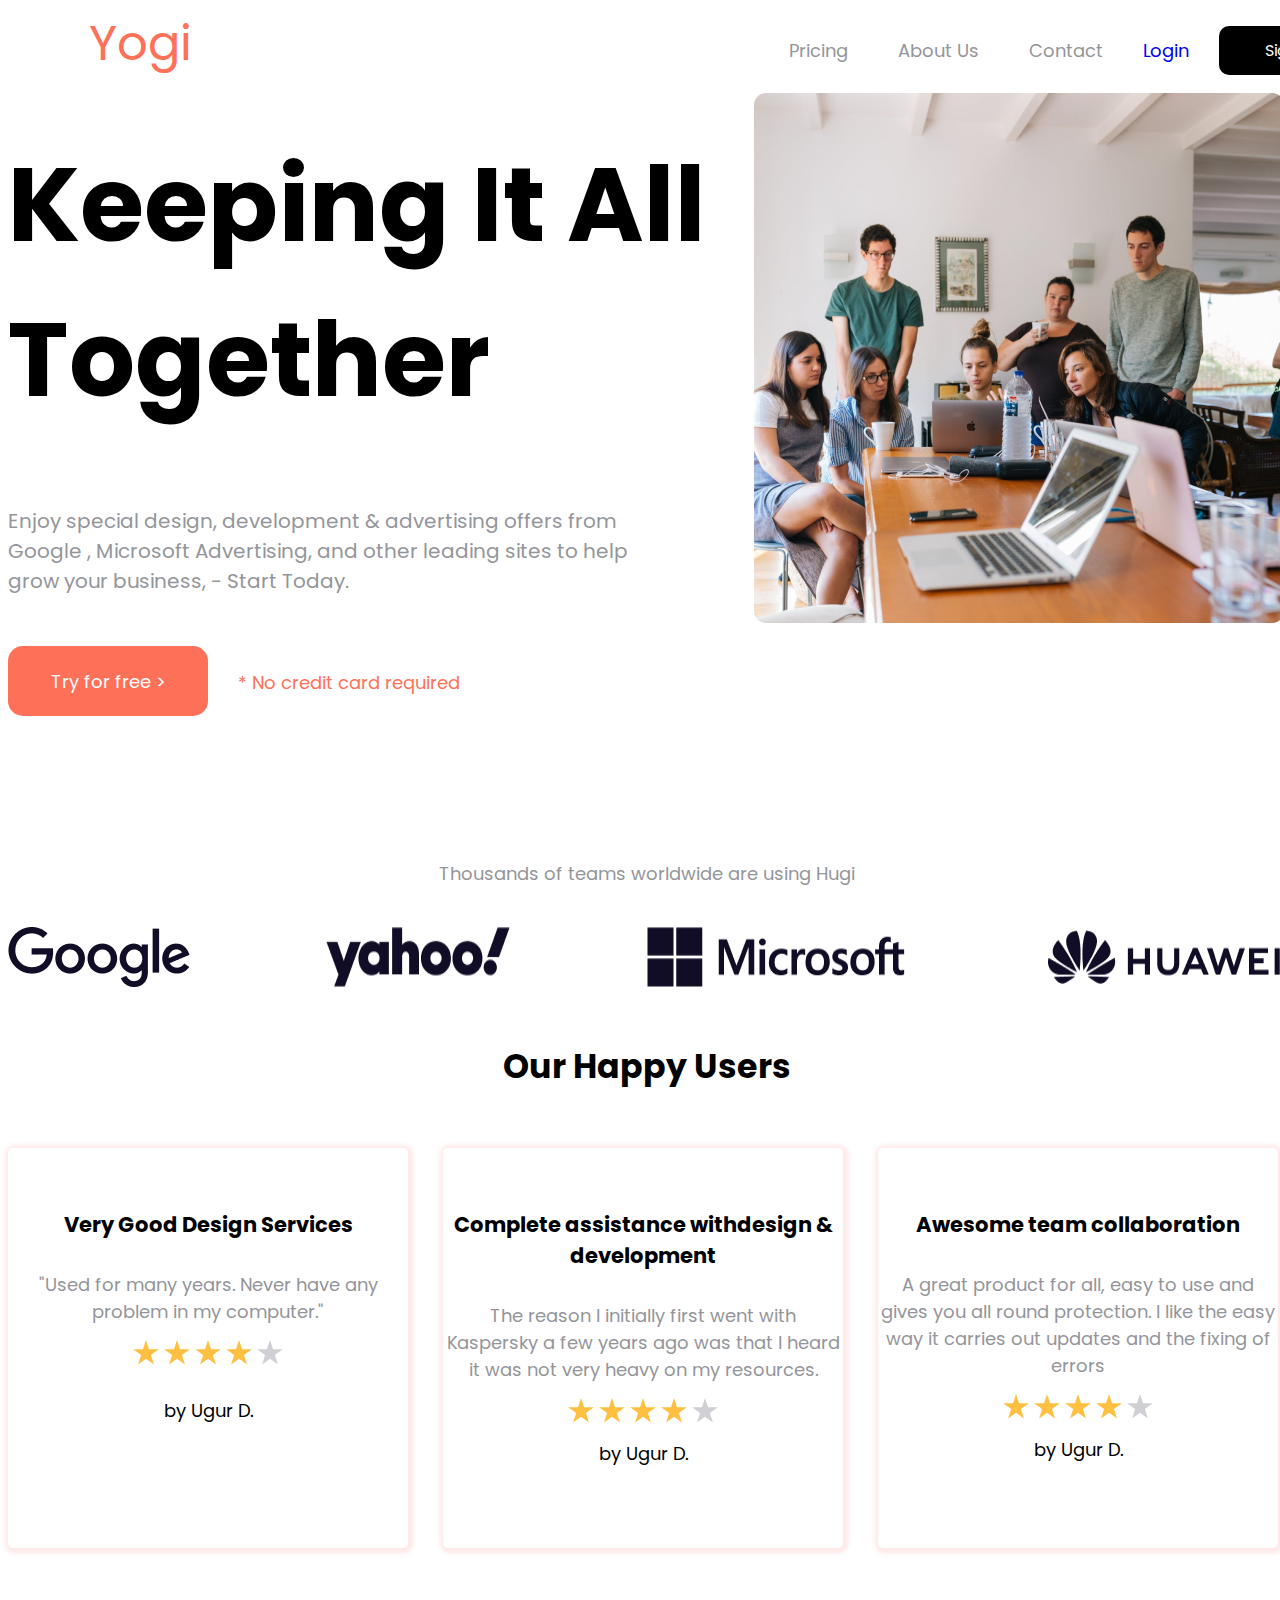
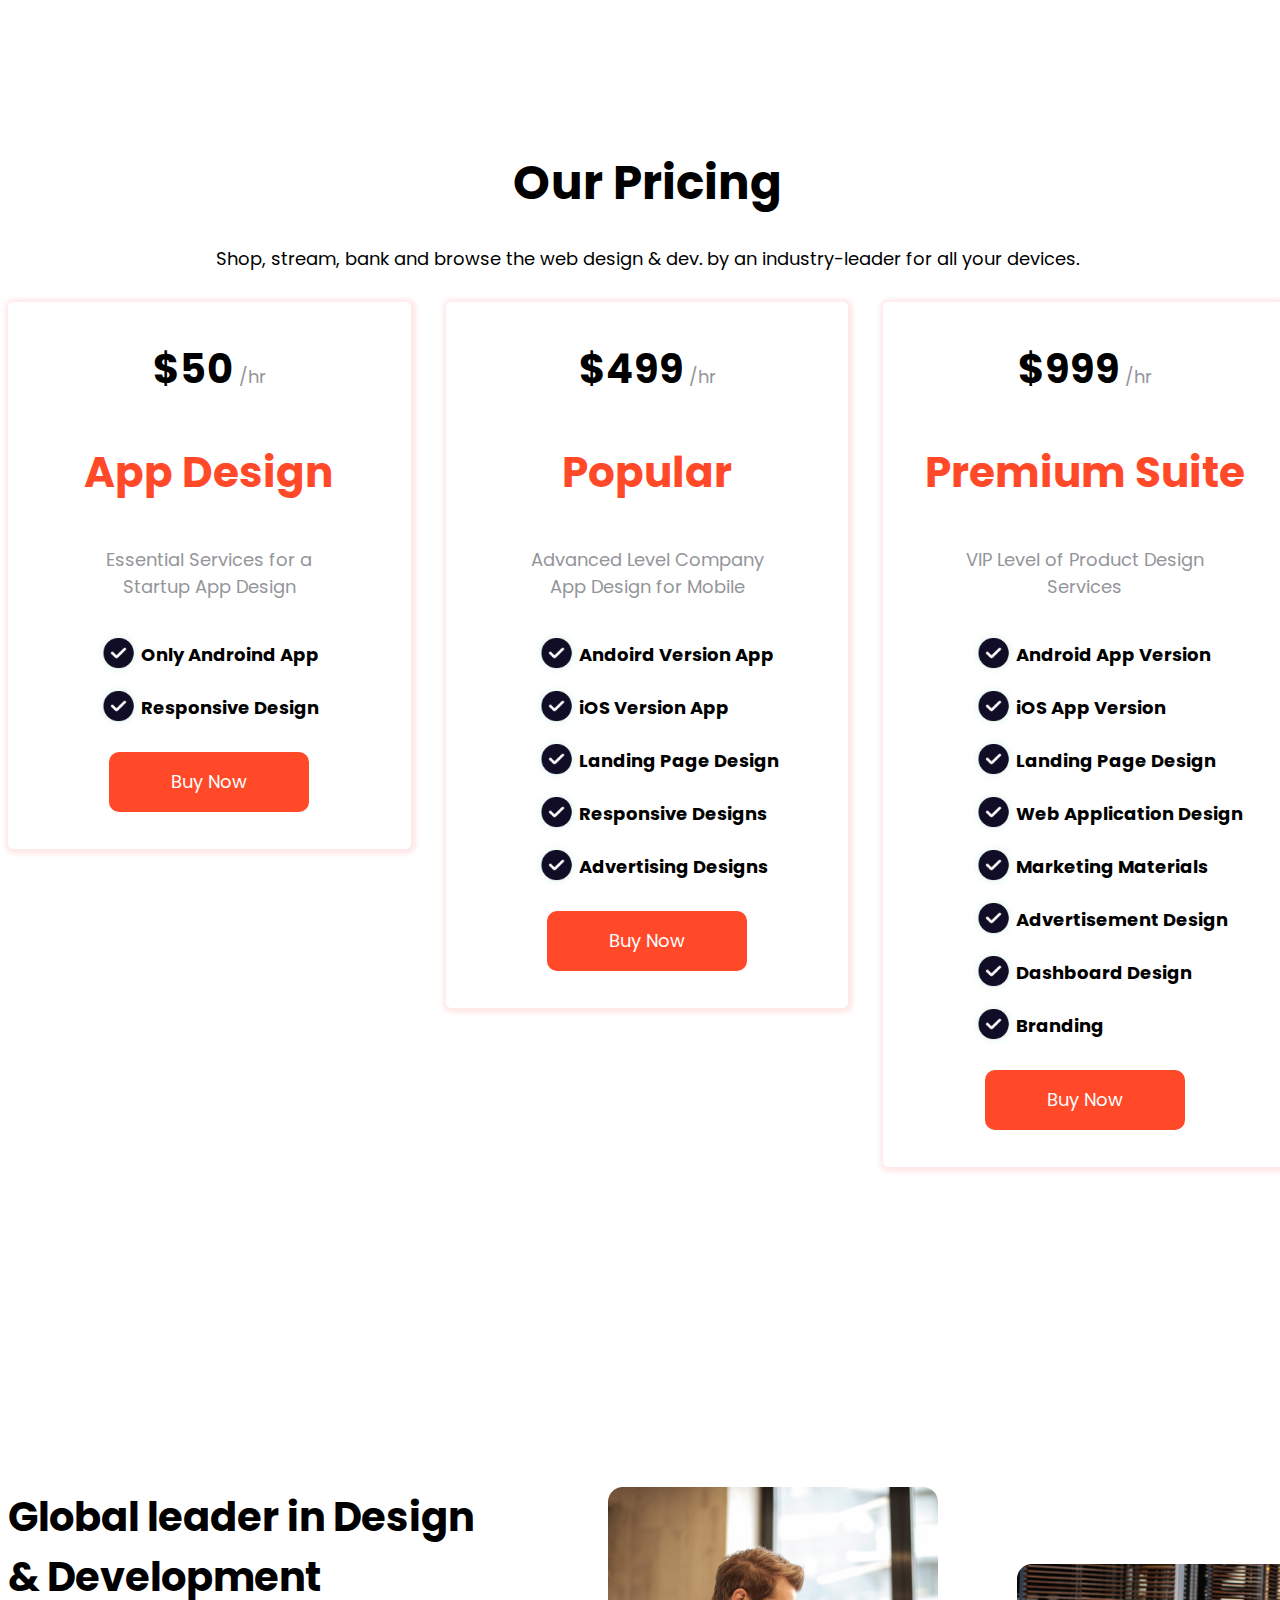
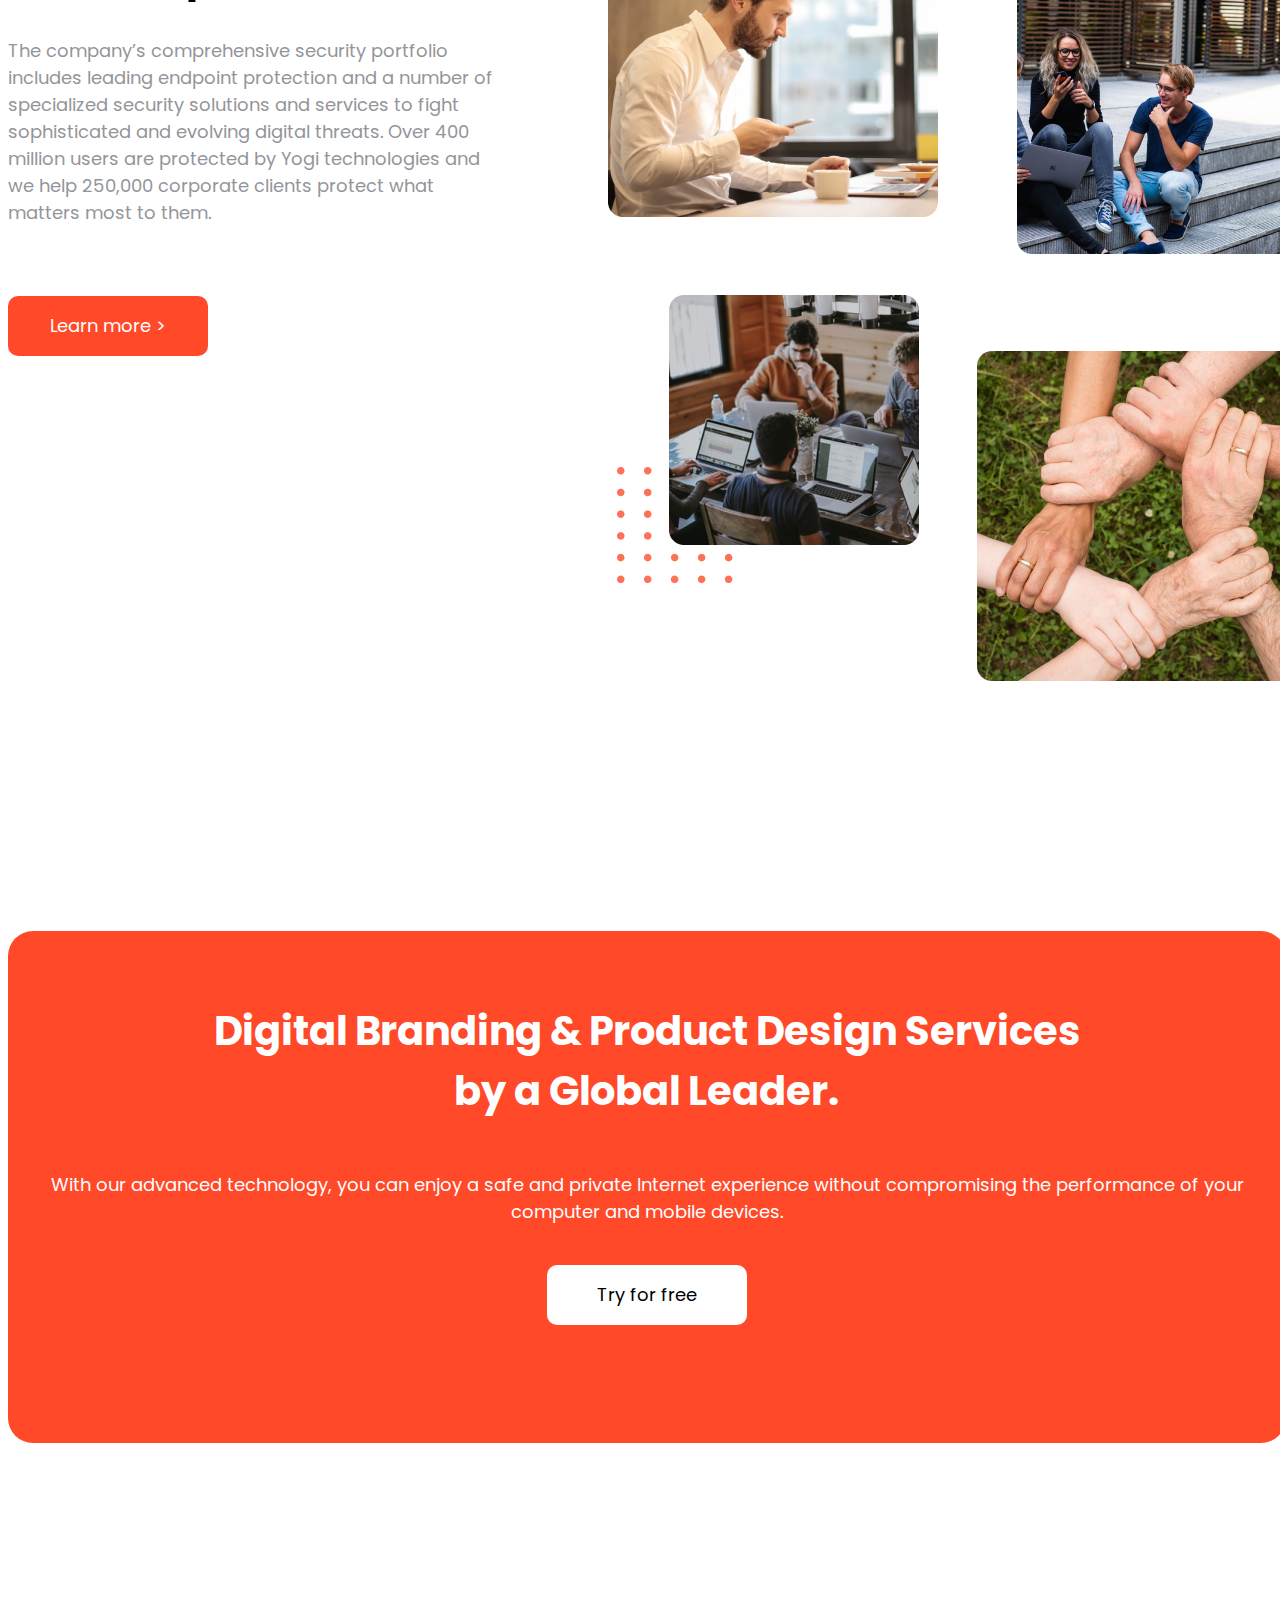
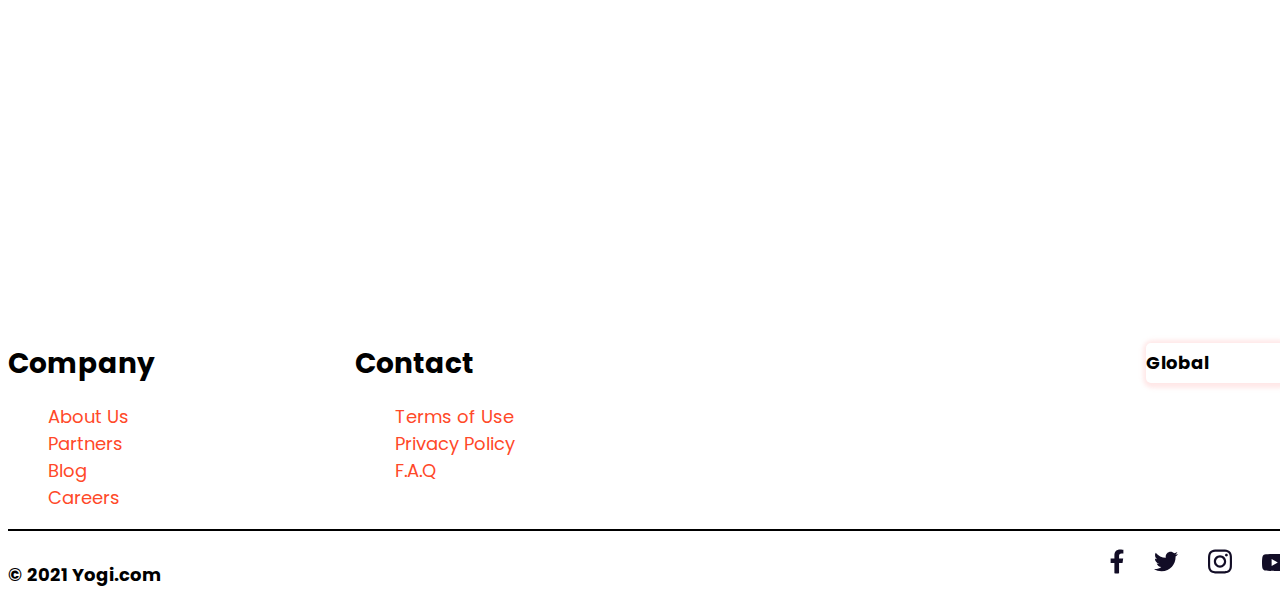
<file: index.html>
<!DOCTYPE html>
<html lang="en">

<head>
    <meta charset="UTF-8">
    <meta name="viewport" content="width=device-width, initial-scale=1.0">
    <title>Yogi</title>
    <link rel="stylesheet" href="style.css">
    <link rel="preconnect" href="https://fonts.googleapis.com">
    <link rel="preconnect" href="https://fonts.gstatic.com" crossorigin>
    <link
        href="https://fonts.googleapis.com/css2?family=Poppins:ital,wght@0,100;0,200;0,300;0,400;0,500;0,600;0,700;0,800;0,900;1,100;1,200;1,300;1,400;1,500;1,600;1,700;1,800;1,900&display=swap"
        rel="stylesheet">

</head>

<body>
    <div class="wrapper">
        <div class="container">
            <div class="header">
                <div class="logo">
                    <a
                    href="index.html">Yogi</a>
                </div>
                <div class="Menus">
                    <div class="Menu">
                        <ul>
                            <li><a href="pricing.html">Pricing</a></li>
                            <li><a href="about.html">About Us</a></li>
                            <li><a href="contact.html">Contact</a></li>
                        </ul>
                    </div>
                    <div class="Buttons">
                        <ul>
                            <li><a href="#">Login</a></li>
                            <a href="#" class="Sign">Sign up</a>
                        </ul>
                    </div>
                </div>




            </div>
        </div>
    </div>
    <!-- Banner -->
    <section class="Banner">
        <div class="container">
            <div class="banner-row">
                <div class="left-Side">
                    <div class="box">
                        <h1>Keeping It All Together</h1>
                    </div>
                    <div class="box1">Enjoy special design, development
                        & advertising offers from Google
                        , Microsoft Advertising, and other leading
                        sites to help grow your business, - Start Today.</div>
                    <div class="button"><a href="#">Try for free ></a></div>
                    <div class="button2"><a href="#">* No credit card required</a></div>
                </div>
                <div class="picture">
                    <img src="img/Picture (1).png" alt="">
                </div>
            </div>
        </div>
    </section>
    <!-- Company -->
    <section class="Company">
        <div class="container">
            <div class="Company_row">
                <div class="company-box">Thousands of teams worldwide are using Hugi</div>
                <div class="frame2">
                    <div class="Google">
                        <img src="img/google-2015 1 (1).png" alt="">
                        <img src="img/Yahoo!_(2019) 1.png" alt="">
                        <img src="img/microsoft 1.png" alt="">
                        <img src="img/Huawei.png" alt="">
                    </div>
                </div>
            </div>
        </div>
    </section>
    <!-- Comments -->
    <section class="Comments">
        <div class="container">
            <div class="Comments_row">
                <div class="text2">
                    <h5>Our Happy Users</h5>
                </div>
            </div>
            <div class="Comment">
                <div class="coment1">
                    <h3>Very Good Design Services</h3>
                    <div class="text0">"Used for many years. Never have any problem in my computer."</div>
                    <div class="svg">
                        <svg width="26" height="25" viewBox="0 0 26 25" fill="none" xmlns="http://www.w3.org/2000/svg">
                            <path
                                d="M13.0207 0.00512695L16.0505 9.32984H25.8551L17.923 15.0928L20.9528 24.4175L13.0207 18.6545L5.08865 24.4175L8.11843 15.0928L0.186363 9.32984H9.99094L13.0207 0.00512695Z"
                                fill="#FFC042" />
                        </svg>
                        <svg width="26" height="25" viewBox="0 0 26 25" fill="none" xmlns="http://www.w3.org/2000/svg">
                            <path
                                d="M13.0207 0.00512695L16.0505 9.32984H25.8551L17.923 15.0928L20.9528 24.4175L13.0207 18.6545L5.08865 24.4175L8.11843 15.0928L0.186363 9.32984H9.99094L13.0207 0.00512695Z"
                                fill="#FFC042" />
                        </svg>
                        <svg width="26" height="25" viewBox="0 0 26 25" fill="none" xmlns="http://www.w3.org/2000/svg">
                            <path
                                d="M13.0207 0.00512695L16.0505 9.32984H25.8551L17.923 15.0928L20.9528 24.4175L13.0207 18.6545L5.08865 24.4175L8.11843 15.0928L0.186363 9.32984H9.99094L13.0207 0.00512695Z"
                                fill="#FFC042" />
                        </svg>
                        <svg width="26" height="25" viewBox="0 0 26 25" fill="none" xmlns="http://www.w3.org/2000/svg">
                            <path
                                d="M13.0207 0.00512695L16.0505 9.32984H25.8551L17.923 15.0928L20.9528 24.4175L13.0207 18.6545L5.08865 24.4175L8.11843 15.0928L0.186363 9.32984H9.99094L13.0207 0.00512695Z"
                                fill="#FFC042" />
                        </svg>
                        <svg width="26" height="25" viewBox="0 0 26 25" fill="none" xmlns="http://www.w3.org/2000/svg">
                            <path d="M12.9797 0.00512695L16.0095 9.32984H25.8141L17.882 15.0928L20.9118 24.4175L12.9797 18.6545L5.04764 24.4175L8.07742 15.0928L0.145348 9.32984H9.94993L12.9797 0.00512695Z" fill="#D0CFD4"/>
                            </svg>
                    </div>
                    <div class="text10">by Ugur D.</div>
                 

                </div>

                <div class="coment2">
                    <h3>Complete assistance withdesign & development</h3>
                    <div class="text0">The reason I initially first went with Kaspersky a few years ago was that I heard it was not very heavy on my resources.</div>
                    <div class="svg">
                        <svg width="26" height="25" viewBox="0 0 26 25" fill="none" xmlns="http://www.w3.org/2000/svg">
                            <path
                                d="M13.0207 0.00512695L16.0505 9.32984H25.8551L17.923 15.0928L20.9528 24.4175L13.0207 18.6545L5.08865 24.4175L8.11843 15.0928L0.186363 9.32984H9.99094L13.0207 0.00512695Z"
                                fill="#FFC042" />
                        </svg>
                        <svg width="26" height="25" viewBox="0 0 26 25" fill="none" xmlns="http://www.w3.org/2000/svg">
                            <path
                                d="M13.0207 0.00512695L16.0505 9.32984H25.8551L17.923 15.0928L20.9528 24.4175L13.0207 18.6545L5.08865 24.4175L8.11843 15.0928L0.186363 9.32984H9.99094L13.0207 0.00512695Z"
                                fill="#FFC042" />
                        </svg>
                        <svg width="26" height="25" viewBox="0 0 26 25" fill="none" xmlns="http://www.w3.org/2000/svg">
                            <path
                                d="M13.0207 0.00512695L16.0505 9.32984H25.8551L17.923 15.0928L20.9528 24.4175L13.0207 18.6545L5.08865 24.4175L8.11843 15.0928L0.186363 9.32984H9.99094L13.0207 0.00512695Z"
                                fill="#FFC042" />
                        </svg>
                        <svg width="26" height="25" viewBox="0 0 26 25" fill="none" xmlns="http://www.w3.org/2000/svg">
                            <path
                                d="M13.0207 0.00512695L16.0505 9.32984H25.8551L17.923 15.0928L20.9528 24.4175L13.0207 18.6545L5.08865 24.4175L8.11843 15.0928L0.186363 9.32984H9.99094L13.0207 0.00512695Z"
                                fill="#FFC042" />
                        </svg>
                        <svg width="26" height="25" viewBox="0 0 26 25" fill="none" xmlns="http://www.w3.org/2000/svg">
                            <path d="M12.9797 0.00512695L16.0095 9.32984H25.8141L17.882 15.0928L20.9118 24.4175L12.9797 18.6545L5.04764 24.4175L8.07742 15.0928L0.145348 9.32984H9.94993L12.9797 0.00512695Z" fill="#D0CFD4"/>
                            </svg>
                    </div>
                    <div class="text11">by Ugur D.</div>
                 

                </div>

                <div class="coment3">
                    <h3>Awesome team collaboration</h3>
                    <div class="text0">A great product for all, easy to use and gives you all round protection. I like the easy way it carries out updates and the fixing of errors</div>
                    <div class="svg">
                        <svg width="26" height="25" viewBox="0 0 26 25" fill="none" xmlns="http://www.w3.org/2000/svg">
                            <path
                                d="M13.0207 0.00512695L16.0505 9.32984H25.8551L17.923 15.0928L20.9528 24.4175L13.0207 18.6545L5.08865 24.4175L8.11843 15.0928L0.186363 9.32984H9.99094L13.0207 0.00512695Z"
                                fill="#FFC042" />
                        </svg>
                        <svg width="26" height="25" viewBox="0 0 26 25" fill="none" xmlns="http://www.w3.org/2000/svg">
                            <path
                                d="M13.0207 0.00512695L16.0505 9.32984H25.8551L17.923 15.0928L20.9528 24.4175L13.0207 18.6545L5.08865 24.4175L8.11843 15.0928L0.186363 9.32984H9.99094L13.0207 0.00512695Z"
                                fill="#FFC042" />
                        </svg>
                        <svg width="26" height="25" viewBox="0 0 26 25" fill="none" xmlns="http://www.w3.org/2000/svg">
                            <path
                                d="M13.0207 0.00512695L16.0505 9.32984H25.8551L17.923 15.0928L20.9528 24.4175L13.0207 18.6545L5.08865 24.4175L8.11843 15.0928L0.186363 9.32984H9.99094L13.0207 0.00512695Z"
                                fill="#FFC042" />
                        </svg>
                        <svg width="26" height="25" viewBox="0 0 26 25" fill="none" xmlns="http://www.w3.org/2000/svg">
                            <path
                                d="M13.0207 0.00512695L16.0505 9.32984H25.8551L17.923 15.0928L20.9528 24.4175L13.0207 18.6545L5.08865 24.4175L8.11843 15.0928L0.186363 9.32984H9.99094L13.0207 0.00512695Z"
                                fill="#FFC042" />
                        </svg>
                        <svg width="26" height="25" viewBox="0 0 26 25" fill="none" xmlns="http://www.w3.org/2000/svg">
                            <path d="M12.9797 0.00512695L16.0095 9.32984H25.8141L17.882 15.0928L20.9118 24.4175L12.9797 18.6545L5.04764 24.4175L8.07742 15.0928L0.145348 9.32984H9.94993L12.9797 0.00512695Z" fill="#D0CFD4"/>
                            </svg>
                    </div>
                    <div class="text12">by Ugur D.</div>
                 

                </div>

            </div>
    </section>
<!-- Prices -->
<section class="Prices">
    <div class="container">
        <div class="prices_row">
            <div class="text2">
                <h3>Our Pricing</h3>
            </div>
            <div class="text5">Shop, stream, bank and browse the web design & dev. by an industry-leader for all your devices.</div>
        </div>
        <div class="Cards">
            <div class="price-card">
               <span class="text-blac">$50</span>
               <span class="grey">/hr</span>
               <div class="text-design"><h3>App Design</h3></div>
               
               <div class="span4">Essential Services for a Startup App Design</div>

               <div class="line"></div>


               <div class="group8">
               <ul>
                <li>Only Androind App</li>
                <li>Responsive Design</li>
               </ul>
               
               </div>
               <div class="button3"><a href="#">Buy Now</a></div>
            </div>
            <!-- card2 -->
            <div class="price-card">
                <span class="text-blac">$499</span>
                <span class="grey">/hr</span>
                <div class="text-design"><h3>Popular</h3></div>
                
                <div class="span4">Advanced Level Company App Design for Mobile</div>
 
                <div class="line"></div>
 
 
                <div class="group8">
               <ul>
                <li>Andoird Version App</li>
                <li>iOS Version App</li>
                <li>Landing Page Design</li>
                <li>Responsive Designs</li>
                <li>Advertising Designs</li>
               </ul>
                </div>
                <div class="button3"><a href="#">Buy Now</a></div>
             </div>
             <!-- card3 -->
             <div class="price-card">
                <span class="text-blac">$999</span>
                <span class="grey">/hr</span>
                <div class="text-design"><h3>Premium Suite</h3></div>
                
                <div class="span4">VIP Level of Product Design Services</div>
 
                <div class="line"></div>
 
 
                <div class="group8">
                <ul>
                    <li>Android App Version</li>
                    <li>iOS App Version</li>
                    <li>Landing Page Design</li>
                    <li>Web Application Design</li>
                    <li>Marketing Materials</li>
                    <li>Advertisement Design</li>
                    <li>Dashboard Design</li>
                    <li>Branding</li>
                </ul>
                </div>
                <div class="button3"><a href="#">Buy Now</a></div>
             </div>
        </div>
    </div>
</section>
<!-- info -->
<section class="info">
<div class="container">
    <div class="info_row">
        <div class="gtoup12">
            <div class="text56">Global leader in Design & Development</div>
            <div class="text78">The company’s comprehensive security portfolio includes leading endpoint protection and a number of specialized security solutions and services to fight sophisticated and evolving digital threats. Over 400 million users are protected by Yogi technologies and we help 250,000 corporate clients protect what matters most to them.</div>
            <div class="button33"><a href="#">Learn more ></a></div>
        </div>
        
        <div class="group99">
            <img src="img/Group 14.png" alt="">
        </div>
        <div class="group111">
            <img src="img/Group 11.png" alt="">
        </div>
    </div>
</div>
</section>
<!-- try for free -->
<section class="try-forfree">
    <div class="container">
        <div class="try-forfree_row">
            <div class="try77">Digital Branding & Product Design Services by a Global Leader.</div>
            <div class="try99">With our advanced technology, you can enjoy a safe and private Internet experience without compromising the performance of your computer and mobile devices. </div>
            <div class="button333"><a href="#">Try for free</a></div>
        </div>
    </div>
</section>
<!-- footer -->
<section class="footer">
    <div class="container">
        <div class="footer_row">
            <div class="content">
               
                <div class="links">
                  <div class="company">
                    <div class="text">Company</div>
                    <div class="frame">
                        <ul>
                            <li>About Us</li>
                            <li><a href="partners.html">Partners</a></li>
                            <li><a href="blog.html">Blog</a></li>
                            <li><a href="careers.html">Careers</a></li>
                        </ul>
                    </div>
                  </div>  
                  <div class="contact">
                    <div class="text">Contact</div>
                    <div class="frame">
                        <ul>
                            <li>Terms of Use</li>
                            <li>Privacy Policy</li>
                            <li>F.A.Q</li>
                        </ul>
                    </div>
                  </div>
                </div>
                <div class="Dropdown">
                    <div class="text09">Global</div>
                </div>
            </div>
            <div class="Social-media">
                <div class="line2"></div>
                
                <div class="god-frame">
                    <div class="textsoci">© 2021 Yogi.com</div>
                    <div class="frame4">
                        <ul>
                            <li><a href="#"><svg width="14" height="25" viewBox="0 0 14 25" fill="none" xmlns="http://www.w3.org/2000/svg">
                                <path d="M12.5405 13.898L13.2017 9.58737H9.06573V6.79002C9.06573 5.61069 9.64347 4.46117 11.496 4.46117H13.3765V0.791281C13.3765 0.791281 11.6698 0.5 10.0383 0.5C6.63189 0.5 4.40556 2.56447 4.40556 6.30195V9.58737H0.619141V13.898H4.40556V24.3188C5.1648 24.438 5.94297 24.5 6.73567 24.5C7.52837 24.5 8.30655 24.438 9.06573 24.3188V13.898H12.5405Z" fill="#120D26"/>
                                </svg>
                                </a></li>
                            <li><a href="#"><svg width="24" height="21" viewBox="0 0 24 21" fill="none" xmlns="http://www.w3.org/2000/svg">
                                <path d="M7.54753 20.2512C16.6042 20.2512 21.5578 12.7479 21.5578 6.24098C21.5578 6.02789 21.5578 5.81573 21.5434 5.60452C22.507 4.90744 23.3389 4.04442 24 3.05573C23.1014 3.45394 22.148 3.71503 21.1718 3.83044C22.1995 3.21525 22.9692 2.24691 23.3366 1.10691C22.3701 1.68042 21.3126 2.08467 20.2099 2.30213C19.2789 1.31208 17.9786 0.75 16.6196 0.75C13.9158 0.75 11.691 2.97487 11.691 5.67863C11.691 6.05372 11.7338 6.42764 11.8185 6.79299C7.86145 6.59466 4.16948 4.72294 1.67039 1.64836C0.370828 3.88552 1.04325 6.78474 3.19486 8.22145C2.41134 8.19825 1.64466 7.98684 0.96 7.60514V7.66753C0.960656 10.0026 2.62158 12.0321 4.91039 12.4944C4.18552 12.6921 3.42478 12.721 2.68706 12.5789C3.33052 14.5798 5.18602 15.959 7.28738 15.9984C5.54409 17.3685 3.38939 18.1126 1.17216 18.1104C0.780375 18.1097 0.388969 18.086 0 18.0394C2.25159 19.4843 4.87219 20.2509 7.54753 20.2474" fill="#120D26"/>
                                </svg>
                                </a></li>
                            <li><a href="#"><svg width="24" height="25" viewBox="0 0 24 25" fill="none" xmlns="http://www.w3.org/2000/svg">
                                <path d="M12 0.5C8.74097 0.5 8.33231 0.513828 7.05239 0.572234C5.77514 0.6305 4.9028 0.833328 4.13948 1.13C3.35039 1.43666 2.68116 1.847 2.01408 2.51412C1.34695 3.1812 0.936609 3.85044 0.629953 4.63953C0.333281 5.4028 0.130453 6.27514 0.0721875 7.55239C0.0137812 8.83231 0 9.24097 0 12.5C0 15.7589 0.0137812 16.1676 0.0721875 17.4475C0.130453 18.7248 0.333281 19.5971 0.629953 20.3604C0.936609 21.1495 1.34695 21.8187 2.01408 22.4859C2.68116 23.153 3.35039 23.5633 4.13948 23.87C4.9028 24.1666 5.77514 24.3695 7.05239 24.4277C8.33231 24.4861 8.74097 24.4999 12 24.4999C15.2589 24.4999 15.6676 24.4861 16.9475 24.4277C18.2248 24.3695 19.0971 24.1666 19.8604 23.87C20.6495 23.5633 21.3187 23.153 21.9859 22.4859C22.653 21.8187 23.0633 21.1495 23.37 20.3604C23.6666 19.5971 23.8695 18.7248 23.9277 17.4475C23.9861 16.1676 23.9999 15.7589 23.9999 12.5C23.9999 9.24097 23.9861 8.83231 23.9277 7.55239C23.8695 6.27514 23.6666 5.4028 23.37 4.63953C23.0633 3.85044 22.653 3.1812 21.9859 2.51412C21.3187 1.847 20.6495 1.43666 19.8604 1.13C19.0971 0.833328 18.2248 0.6305 16.9475 0.572234C15.6676 0.513828 15.2589 0.5 12 0.5V0.5ZM12 2.6622C15.2041 2.6622 15.5836 2.67439 16.849 2.73214C18.0189 2.78553 18.6543 2.981 19.0772 3.1453C19.6373 3.36298 20.037 3.62305 20.457 4.04295C20.8769 4.46286 21.1369 4.86266 21.3546 5.42272C21.519 5.84558 21.7144 6.48097 21.7678 7.65092C21.8255 8.91631 21.8377 9.29586 21.8377 12.5C21.8377 15.7041 21.8255 16.0836 21.7678 17.349C21.7144 18.5189 21.519 19.1543 21.3546 19.5772C21.1369 20.1373 20.8769 20.537 20.457 20.957C20.037 21.3769 19.6373 21.6369 19.0772 21.8546C18.6543 22.019 18.0189 22.2144 16.849 22.2678C15.5838 22.3255 15.2043 22.3377 12 22.3377C8.79558 22.3377 8.41617 22.3255 7.15092 22.2678C5.98097 22.2144 5.34558 22.019 4.92272 21.8546C4.36261 21.6369 3.96286 21.3769 3.54291 20.957C3.123 20.537 2.86294 20.1373 2.6453 19.5772C2.48095 19.1543 2.28548 18.5189 2.23209 17.349C2.17434 16.0836 2.16216 15.7041 2.16216 12.5C2.16216 9.29586 2.17434 8.91631 2.23209 7.65092C2.28548 6.48097 2.48095 5.84558 2.6453 5.42272C2.86294 4.86266 3.123 4.46286 3.54291 4.04295C3.96286 3.62305 4.36261 3.36298 4.92272 3.1453C5.34558 2.981 5.98097 2.78553 7.15092 2.73214C8.41631 2.67439 8.79586 2.6622 12 2.6622Z" fill="#120D26"/>
                                <path d="M12.0011 16.4981C9.79188 16.4981 8.00102 14.7072 8.00102 12.4981C8.00102 10.289 9.79188 8.49809 12.0011 8.49809C14.2101 8.49809 16.001 10.289 16.001 12.4981C16.001 14.7072 14.2101 16.4981 12.0011 16.4981ZM12.0011 6.33594C8.59774 6.33594 5.83887 9.09481 5.83887 12.4981C5.83887 15.9013 8.59774 18.6602 12.0011 18.6602C15.4043 18.6602 18.1631 15.9013 18.1631 12.4981C18.1631 9.09481 15.4043 6.33594 12.0011 6.33594Z" fill="#120D26"/>
                                <path d="M19.8458 6.09987C19.8458 6.89519 19.2011 7.53987 18.4058 7.53987C17.6105 7.53987 16.9658 6.89519 16.9658 6.09987C16.9658 5.30458 17.6105 4.65991 18.4058 4.65991C19.2011 4.65991 19.8458 5.30458 19.8458 6.09987Z" fill="#120D26"/>
                                </svg>
                                </a></li>
                            <li><a href="#"><svg width="24" height="17" viewBox="0 0 24 17" fill="none" xmlns="http://www.w3.org/2000/svg">
                                <path d="M23.4984 2.72102C23.2224 1.68836 22.4093 0.875219 21.3766 0.599266C19.5048 0.0976561 11.9999 0.0976563 11.9999 0.0976563C11.9999 0.0976563 4.49498 0.0976561 2.62313 0.599266C1.5907 0.875219 0.777375 1.68836 0.501375 2.72102C0 4.59264 0 8.4977 0 8.4977C0 8.4977 0 12.4028 0.501375 14.2742C0.777375 15.3069 1.5907 16.1202 2.62313 16.3961C4.49498 16.8976 11.9999 16.8976 11.9999 16.8976C11.9999 16.8976 19.5048 16.8976 21.3766 16.3961C22.4093 16.1202 23.2224 15.3069 23.4984 14.2742C24 12.4028 24 8.4977 24 8.4977C24 8.4977 24 4.59264 23.4984 2.72102Z" fill="#120D26"/>
                                <path d="M9.60059 12.1022L15.8358 8.50215L9.60059 4.9021V12.1022Z" fill="white"/>
                                </svg>
                                </a></li>
                        </ul>
                    </div>
                </div>
               
            </div>
        </div>
    </div>
</section>
</body>

</html>
</file>
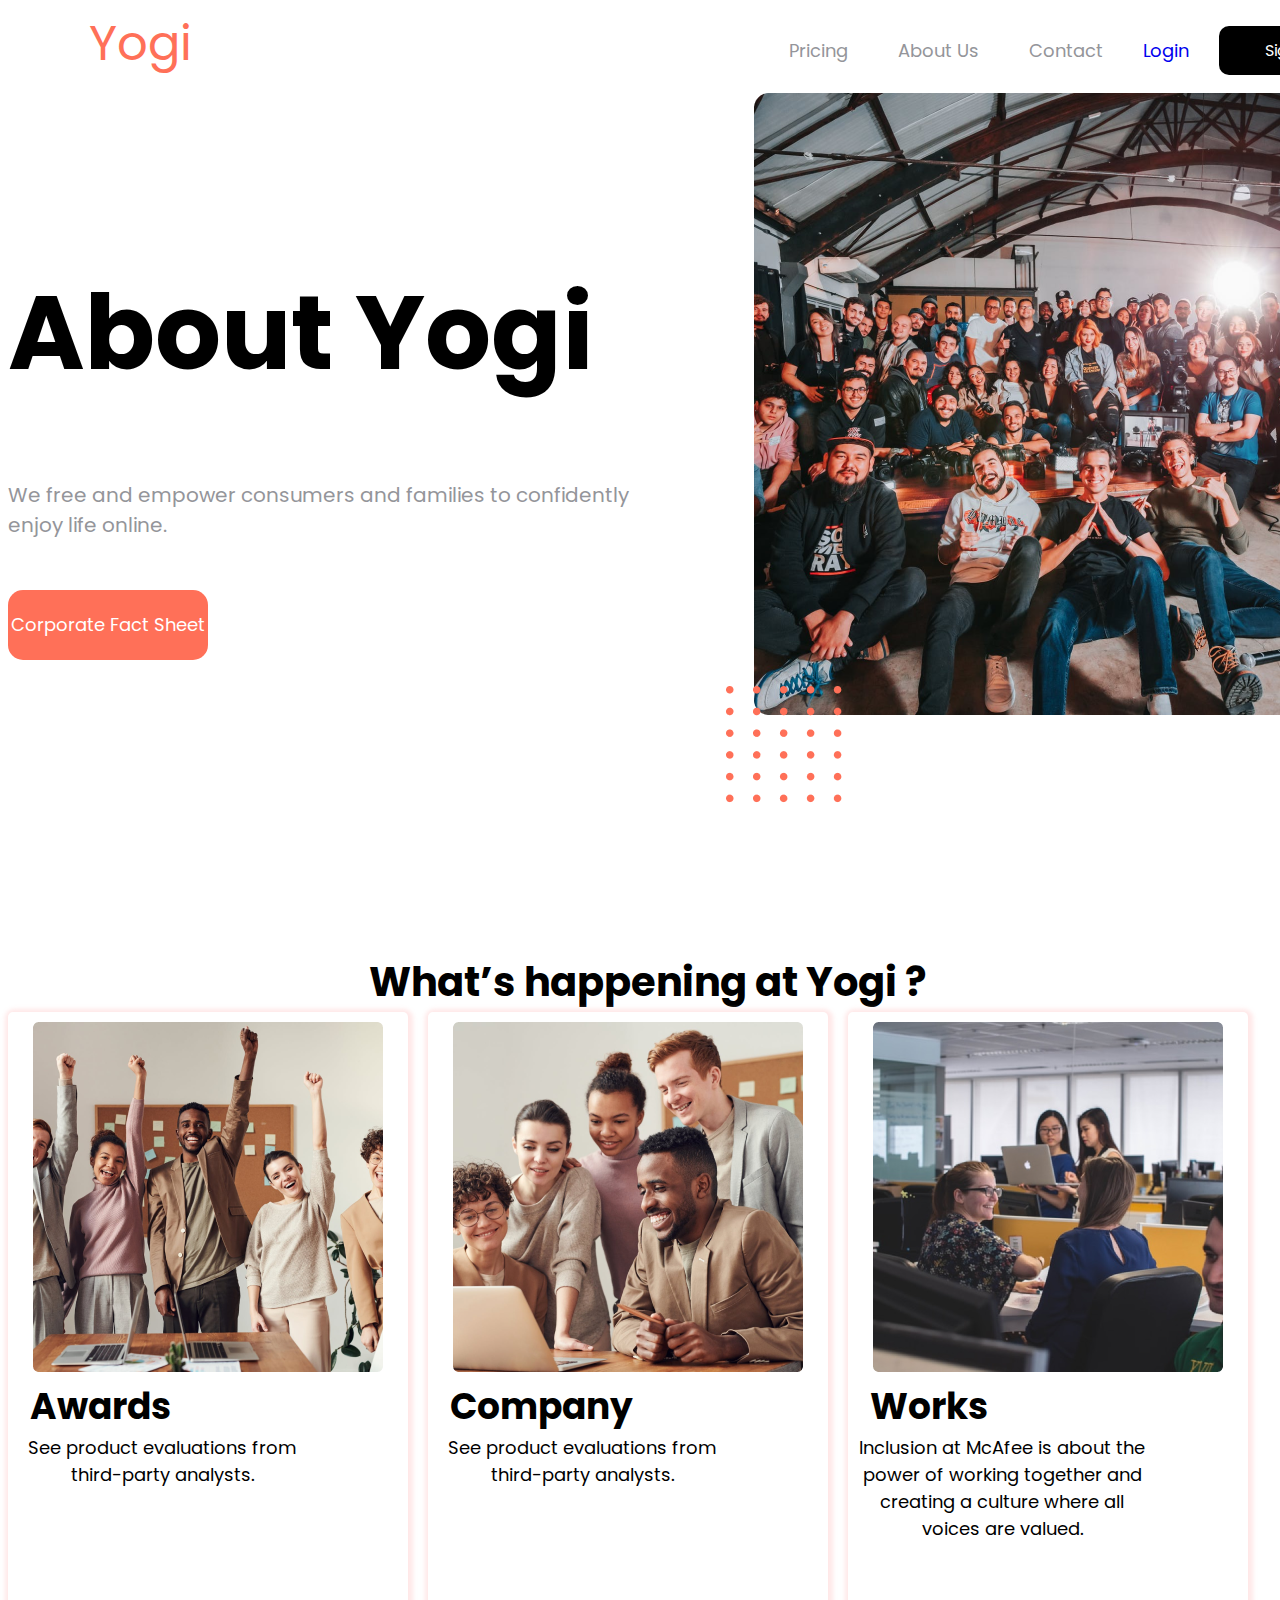
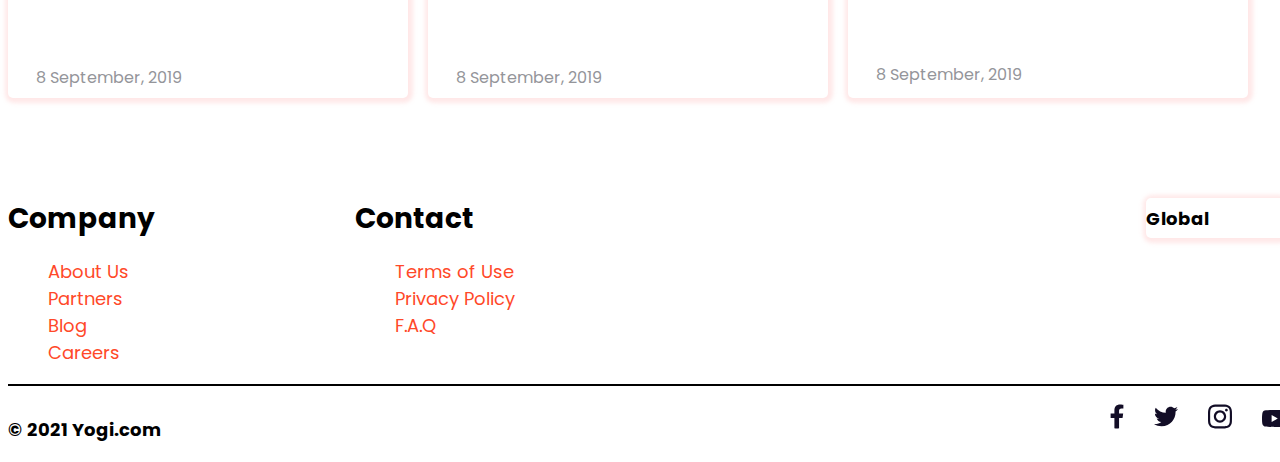
<file: about.html>
<!DOCTYPE html>
<html lang="en">

<head>
    <meta charset="UTF-8">
    <meta name="viewport" content="width=device-width, initial-scale=1.0">
    <title>Yogi</title>
    <link rel="stylesheet" href="style.css">
    <link rel="preconnect" href="https://fonts.googleapis.com">
    <link rel="preconnect" href="https://fonts.gstatic.com" crossorigin>
    <link
        href="https://fonts.googleapis.com/css2?family=Poppins:ital,wght@0,100;0,200;0,300;0,400;0,500;0,600;0,700;0,800;0,900;1,100;1,200;1,300;1,400;1,500;1,600;1,700;1,800;1,900&display=swap"
        rel="stylesheet">

</head>

<body>
    <div class="wrapper">
        <div class="container">
            <div class="header">
                <div class="logo">
                    <a
                    href="index.html">Yogi</a>
                </div>
                <div class="Menus">
                    <div class="Menu">
                        <ul>
                            <li><a href="pricing.html">Pricing</a></li>
                            <li><a href="about.html">About Us</a></li>
                            <li><a href="contact.html">Contact</a></li>
                        </ul>
                    </div>
                    <div class="Buttons">
                        <ul>
                            <li><a href="#">Login</a></li>
                            <a href="#" class="Sign">Sign up</a>
                        </ul>
                    </div>
                </div>




            </div>
        </div>
    </div>
    <!-- banner -->
    <section class="Banner">
        <div class="container">
            <div class="banner-row">
                <div class="left-Side">
                    <div class="box">
                        <h1>About Yogi</h1>
                    </div>
                    <div class="box1">We free and empower consumers and families to confidently enjoy life online.</div>
                    <div class="button"><a href="#">Corporate Fact Sheet</a></div>
                   
                </div>
                <div class="picture">
                    <img src="img/Rectangle 15 (1).png" alt="">
                </div>
                <div class="punct">
                    <img src="img/Group 11.png" alt="">
                </div>
            </div>
        </div>
    </section>
    <!-- whats going -->
     <section  class="whats-going">
        <div class="container">
            <div class="whats-going_row">
                <div class="text_33">
                    What’s happening at Yogi ?
                </div>
                <div class="cards">
                    <div class="awards">
                        <div class="picture3">
                            <img src="img/Picture (2).png" alt="">
                        </div>
                        <div class="texts">
                            <div class="frame-5">
                                <div class="texs1">Awards</div>
                                <div class="texts2">See product evaluations from third-party analysts.</div>
                            </div>
                            <div class="text-00">8 September, 2019</div>
                        </div>
                    </div>
                    <div class="awards">
                        <div class="picture3">
                            <img src="img/Picture (3).png" alt="">
                        </div>
                        <div class="texts">
                            <div class="frame-5">
                                <div class="texs1">Company</div>
                                <div class="texts2">See product evaluations from third-party analysts.</div>
                            </div>
                            <div class="text-00">8 September, 2019</div>
                        </div>
                    </div>
                    <div class="awards">
                        <div class="picture3">
                            <img src="img/Picture (4).png" alt="">
                        </div>
                        <div class="texts">
                            <div class="frame-5">
                                <div class="texs1">Works</div>
                                <div class="texts2">Inclusion at McAfee is about the power of working together and creating a culture where all voices are valued.</div>
                            </div>
                            <div class="text-000">8 September, 2019</div>
                        </div>
                    </div>
                </div>
            </div>
        </div>
     </section>
     <section class="footer">
        <div class="container">
            <div class="footer_row">
                <div class="content">
                   
                    <div class="links">
                      <div class="company">
                        <div class="text">Company</div>
                        <div class="frame">
                            <ul>
                                <li>About Us</li>
                                <li><a href="partners.html">Partners</a></li>
                                <li><a href="blog.html">Blog</a></li>
                                <li><a href="careers.html">Careers</a></li>
                            </ul>
                        </div>
                      </div>  
                      <div class="contact">
                        <div class="text">Contact</div>
                        <div class="frame">
                            <ul>
                                <li>Terms of Use</li>
                                <li>Privacy Policy</li>
                                <li>F.A.Q</li>
                            </ul>
                        </div>
                      </div>
                    </div>
                    <div class="Dropdown">
                        <div class="text09">Global</div>
                    </div>
                </div>
                <div class="Social-media">
                    <div class="line2"></div>
                    
                    <div class="god-frame">
                        <div class="textsoci">© 2021 Yogi.com</div>
                        <div class="frame4">
                            <ul>
                                <li><a href="#"><svg width="14" height="25" viewBox="0 0 14 25" fill="none" xmlns="http://www.w3.org/2000/svg">
                                    <path d="M12.5405 13.898L13.2017 9.58737H9.06573V6.79002C9.06573 5.61069 9.64347 4.46117 11.496 4.46117H13.3765V0.791281C13.3765 0.791281 11.6698 0.5 10.0383 0.5C6.63189 0.5 4.40556 2.56447 4.40556 6.30195V9.58737H0.619141V13.898H4.40556V24.3188C5.1648 24.438 5.94297 24.5 6.73567 24.5C7.52837 24.5 8.30655 24.438 9.06573 24.3188V13.898H12.5405Z" fill="#120D26"/>
                                    </svg>
                                    </a></li>
                                <li><a href="#"><svg width="24" height="21" viewBox="0 0 24 21" fill="none" xmlns="http://www.w3.org/2000/svg">
                                    <path d="M7.54753 20.2512C16.6042 20.2512 21.5578 12.7479 21.5578 6.24098C21.5578 6.02789 21.5578 5.81573 21.5434 5.60452C22.507 4.90744 23.3389 4.04442 24 3.05573C23.1014 3.45394 22.148 3.71503 21.1718 3.83044C22.1995 3.21525 22.9692 2.24691 23.3366 1.10691C22.3701 1.68042 21.3126 2.08467 20.2099 2.30213C19.2789 1.31208 17.9786 0.75 16.6196 0.75C13.9158 0.75 11.691 2.97487 11.691 5.67863C11.691 6.05372 11.7338 6.42764 11.8185 6.79299C7.86145 6.59466 4.16948 4.72294 1.67039 1.64836C0.370828 3.88552 1.04325 6.78474 3.19486 8.22145C2.41134 8.19825 1.64466 7.98684 0.96 7.60514V7.66753C0.960656 10.0026 2.62158 12.0321 4.91039 12.4944C4.18552 12.6921 3.42478 12.721 2.68706 12.5789C3.33052 14.5798 5.18602 15.959 7.28738 15.9984C5.54409 17.3685 3.38939 18.1126 1.17216 18.1104C0.780375 18.1097 0.388969 18.086 0 18.0394C2.25159 19.4843 4.87219 20.2509 7.54753 20.2474" fill="#120D26"/>
                                    </svg>
                                    </a></li>
                                <li><a href="#"><svg width="24" height="25" viewBox="0 0 24 25" fill="none" xmlns="http://www.w3.org/2000/svg">
                                    <path d="M12 0.5C8.74097 0.5 8.33231 0.513828 7.05239 0.572234C5.77514 0.6305 4.9028 0.833328 4.13948 1.13C3.35039 1.43666 2.68116 1.847 2.01408 2.51412C1.34695 3.1812 0.936609 3.85044 0.629953 4.63953C0.333281 5.4028 0.130453 6.27514 0.0721875 7.55239C0.0137812 8.83231 0 9.24097 0 12.5C0 15.7589 0.0137812 16.1676 0.0721875 17.4475C0.130453 18.7248 0.333281 19.5971 0.629953 20.3604C0.936609 21.1495 1.34695 21.8187 2.01408 22.4859C2.68116 23.153 3.35039 23.5633 4.13948 23.87C4.9028 24.1666 5.77514 24.3695 7.05239 24.4277C8.33231 24.4861 8.74097 24.4999 12 24.4999C15.2589 24.4999 15.6676 24.4861 16.9475 24.4277C18.2248 24.3695 19.0971 24.1666 19.8604 23.87C20.6495 23.5633 21.3187 23.153 21.9859 22.4859C22.653 21.8187 23.0633 21.1495 23.37 20.3604C23.6666 19.5971 23.8695 18.7248 23.9277 17.4475C23.9861 16.1676 23.9999 15.7589 23.9999 12.5C23.9999 9.24097 23.9861 8.83231 23.9277 7.55239C23.8695 6.27514 23.6666 5.4028 23.37 4.63953C23.0633 3.85044 22.653 3.1812 21.9859 2.51412C21.3187 1.847 20.6495 1.43666 19.8604 1.13C19.0971 0.833328 18.2248 0.6305 16.9475 0.572234C15.6676 0.513828 15.2589 0.5 12 0.5V0.5ZM12 2.6622C15.2041 2.6622 15.5836 2.67439 16.849 2.73214C18.0189 2.78553 18.6543 2.981 19.0772 3.1453C19.6373 3.36298 20.037 3.62305 20.457 4.04295C20.8769 4.46286 21.1369 4.86266 21.3546 5.42272C21.519 5.84558 21.7144 6.48097 21.7678 7.65092C21.8255 8.91631 21.8377 9.29586 21.8377 12.5C21.8377 15.7041 21.8255 16.0836 21.7678 17.349C21.7144 18.5189 21.519 19.1543 21.3546 19.5772C21.1369 20.1373 20.8769 20.537 20.457 20.957C20.037 21.3769 19.6373 21.6369 19.0772 21.8546C18.6543 22.019 18.0189 22.2144 16.849 22.2678C15.5838 22.3255 15.2043 22.3377 12 22.3377C8.79558 22.3377 8.41617 22.3255 7.15092 22.2678C5.98097 22.2144 5.34558 22.019 4.92272 21.8546C4.36261 21.6369 3.96286 21.3769 3.54291 20.957C3.123 20.537 2.86294 20.1373 2.6453 19.5772C2.48095 19.1543 2.28548 18.5189 2.23209 17.349C2.17434 16.0836 2.16216 15.7041 2.16216 12.5C2.16216 9.29586 2.17434 8.91631 2.23209 7.65092C2.28548 6.48097 2.48095 5.84558 2.6453 5.42272C2.86294 4.86266 3.123 4.46286 3.54291 4.04295C3.96286 3.62305 4.36261 3.36298 4.92272 3.1453C5.34558 2.981 5.98097 2.78553 7.15092 2.73214C8.41631 2.67439 8.79586 2.6622 12 2.6622Z" fill="#120D26"/>
                                    <path d="M12.0011 16.4981C9.79188 16.4981 8.00102 14.7072 8.00102 12.4981C8.00102 10.289 9.79188 8.49809 12.0011 8.49809C14.2101 8.49809 16.001 10.289 16.001 12.4981C16.001 14.7072 14.2101 16.4981 12.0011 16.4981ZM12.0011 6.33594C8.59774 6.33594 5.83887 9.09481 5.83887 12.4981C5.83887 15.9013 8.59774 18.6602 12.0011 18.6602C15.4043 18.6602 18.1631 15.9013 18.1631 12.4981C18.1631 9.09481 15.4043 6.33594 12.0011 6.33594Z" fill="#120D26"/>
                                    <path d="M19.8458 6.09987C19.8458 6.89519 19.2011 7.53987 18.4058 7.53987C17.6105 7.53987 16.9658 6.89519 16.9658 6.09987C16.9658 5.30458 17.6105 4.65991 18.4058 4.65991C19.2011 4.65991 19.8458 5.30458 19.8458 6.09987Z" fill="#120D26"/>
                                    </svg>
                                    </a></li>
                                <li><a href="#"><svg width="24" height="17" viewBox="0 0 24 17" fill="none" xmlns="http://www.w3.org/2000/svg">
                                    <path d="M23.4984 2.72102C23.2224 1.68836 22.4093 0.875219 21.3766 0.599266C19.5048 0.0976561 11.9999 0.0976563 11.9999 0.0976563C11.9999 0.0976563 4.49498 0.0976561 2.62313 0.599266C1.5907 0.875219 0.777375 1.68836 0.501375 2.72102C0 4.59264 0 8.4977 0 8.4977C0 8.4977 0 12.4028 0.501375 14.2742C0.777375 15.3069 1.5907 16.1202 2.62313 16.3961C4.49498 16.8976 11.9999 16.8976 11.9999 16.8976C11.9999 16.8976 19.5048 16.8976 21.3766 16.3961C22.4093 16.1202 23.2224 15.3069 23.4984 14.2742C24 12.4028 24 8.4977 24 8.4977C24 8.4977 24 4.59264 23.4984 2.72102Z" fill="#120D26"/>
                                    <path d="M9.60059 12.1022L15.8358 8.50215L9.60059 4.9021V12.1022Z" fill="white"/>
                                    </svg>
                                    </a></li>
                            </ul>
                        </div>
                    </div>
                   
                </div>
            </div>
        </div>
    </section>
</body>
</file>
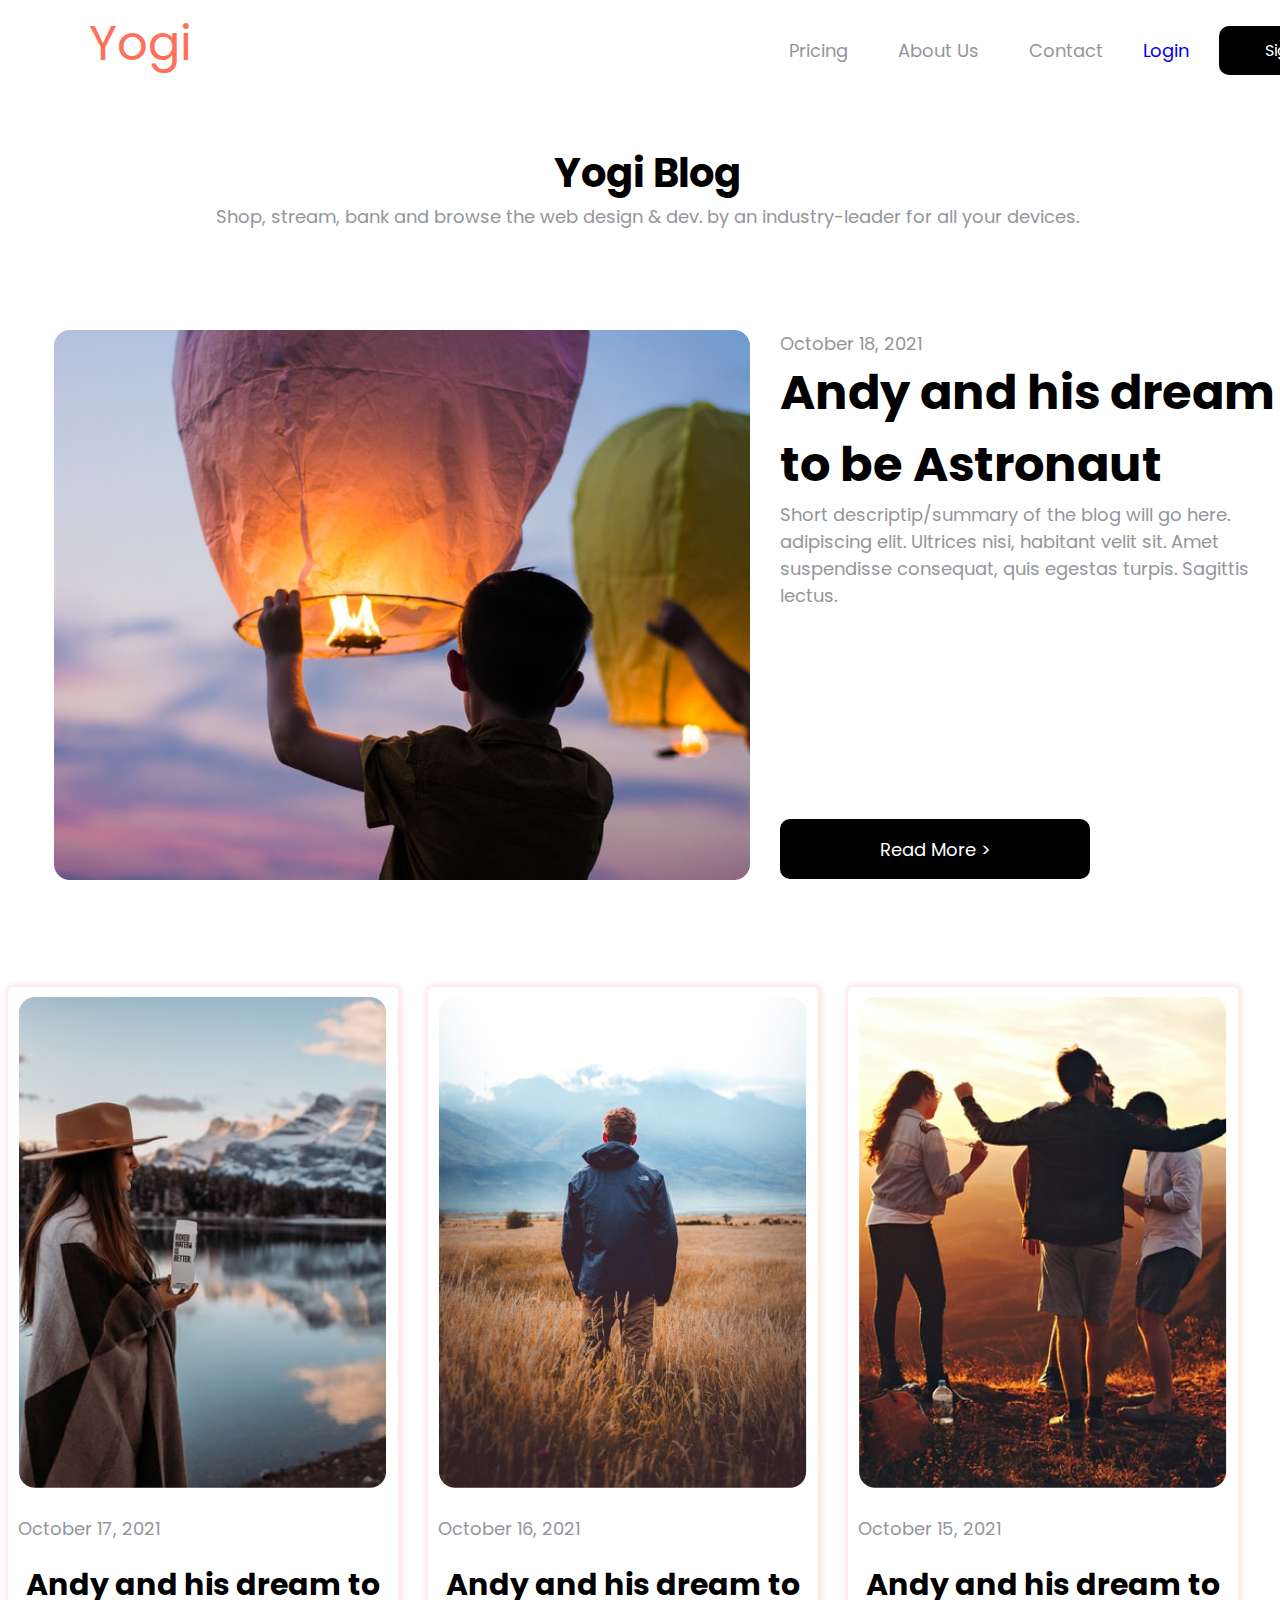
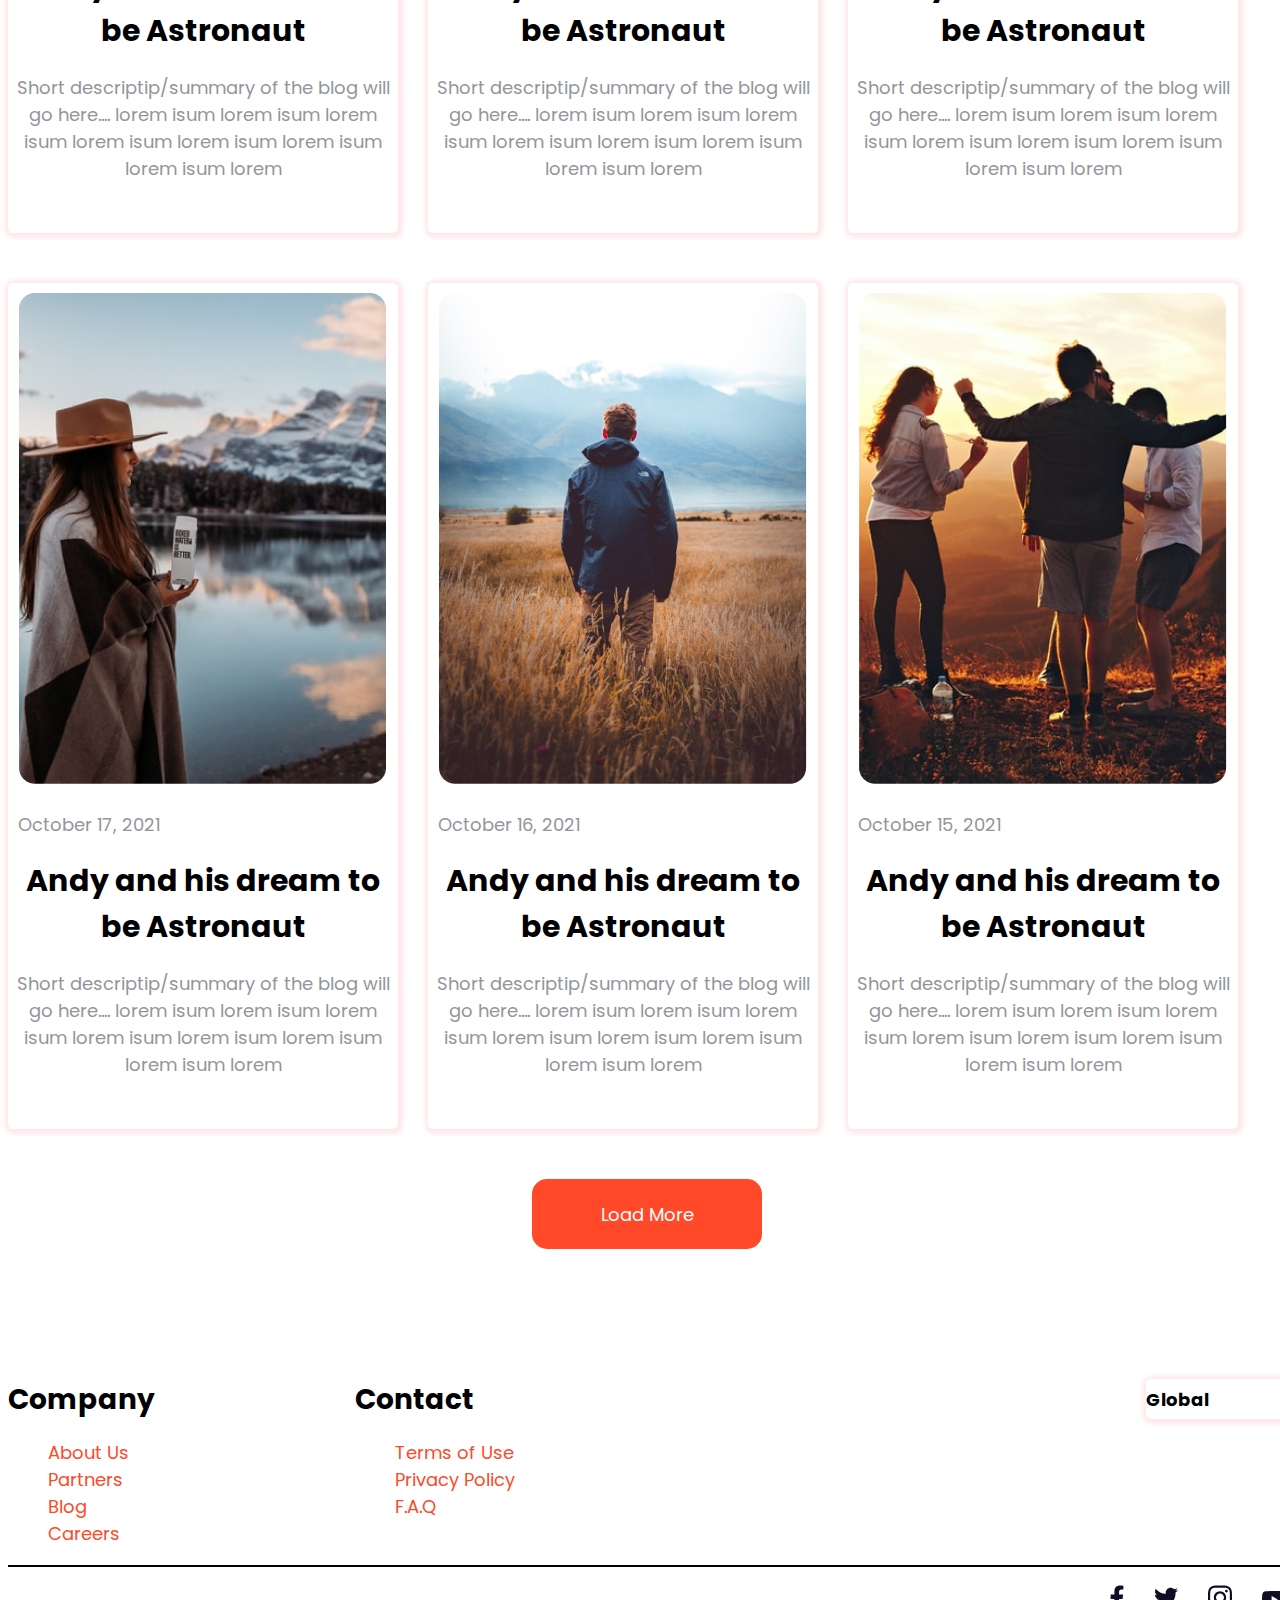
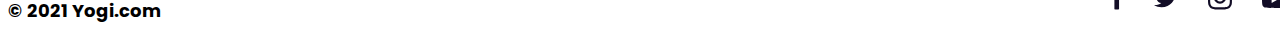
<file: blog.html>
<!DOCTYPE html>
<html lang="en">

<head>
    <meta charset="UTF-8">
    <meta name="viewport" content="width=device-width, initial-scale=1.0">
    <title>Yogi</title>
    <link rel="stylesheet" href="style.css">
    <link rel="preconnect" href="https://fonts.googleapis.com">
    <link rel="preconnect" href="https://fonts.gstatic.com" crossorigin>
    <link
        href="https://fonts.googleapis.com/css2?family=Poppins:ital,wght@0,100;0,200;0,300;0,400;0,500;0,600;0,700;0,800;0,900;1,100;1,200;1,300;1,400;1,500;1,600;1,700;1,800;1,900&display=swap"
        rel="stylesheet">

</head>

<body>
    <div class="wrapper">
        <div class="container">
            <div class="header">
                <div class="logo">
                    <a
                    href="index.html">Yogi</a>
                </div>
                <div class="Menus">
                    <div class="Menu">
                        <ul>
                            <li><a href="pricing.html">Pricing</a></li>
                            <li><a href="about.html">About Us</a></li>
                            <li><a href="contact.html">Contact</a></li>
                        </ul>
                    </div>
                    <div class="Buttons">
                        <ul>
                            <li><a href="#">Login</a></li>
                            <a href="#" class="Sign">Sign up</a>
                        </ul>
                    </div>
                </div>




            </div>
        </div>
    </div>
    <!-- multiple -->
     <section class="multiple">
        <div class="container">
            <div class="teaxt">Yogi Blog</div>
                <div class="ter">Shop, stream, bank 
                    and browse the web design & dev. 
                    by an industry-leader for all your devices.</div>
                   
            <div class="multiple_row">
                <div class="picture">
                    <img src="img/unsplash_LkHXBKpwhZ8.png" alt="">
                </div>
                <div class="main-blog">
                    <div class="telg">October 18, 2021</div>
                    <div class="dsds">Andy and his dream to be Astronaut</div>
                    <div class="areat">Short descriptip/summary of the blog will go here. adipiscing elit. Ultrices nisi, habitant velit sit. Amet suspendisse 
                        consequat, quis egestas turpis. Sagittis lectus.</div>
                        <div class="button337"><a href="#">Read More  ></a></div>
                </div>
              
               
            </div>
            <div class="frame456">
                <div class="other-blog">
                    <img src="img/unsplash_jbcY_yvsDzk.png" alt="">
                    <div class="tert">October 17, 2021</div>
                    <div class="tertu">Andy and his dream to be Astronaut</div>
                    <div class="textt8">Short descriptip/summary of
                         the blog will go here.... lorem isum lorem isum lorem isum
                         lorem isum lorem isum lorem isum lorem isum lorem</div>
                </div>

                <div class="other-blog">
                    <img src="img/unsplash_6VPEOdpFNAs.png" alt="">
                    <div class="tert">October 16, 2021</div>
                    <div class="tertu">Andy and his dream to be Astronaut</div>
                    <div class="textt8">Short descriptip/summary of
                         the blog will go here.... lorem isum lorem isum lorem isum
                         lorem isum lorem isum lorem isum lorem isum lorem</div>
                </div>

                <div class="other-blog">
                    <img src="img/unsplash_DkGIAjlIJu0.png" alt="">
                    <div class="tert">October 15, 2021</div>
                    <div class="tertu">Andy and his dream to be Astronaut</div>
                    <div class="textt8">Short descriptip/summary of
                         the blog will go here.... lorem isum lorem isum lorem isum
                         lorem isum lorem isum lorem isum lorem isum lorem</div>
                </div>

            </div>
            <div class="frame456">
                <div class="other-blog">
                    <img src="img/unsplash_jbcY_yvsDzk.png" alt="">
                    <div class="tert">October 17, 2021</div>
                    <div class="tertu">Andy and his dream to be Astronaut</div>
                    <div class="textt8">Short descriptip/summary of
                         the blog will go here.... lorem isum lorem isum lorem isum
                         lorem isum lorem isum lorem isum lorem isum lorem</div>
                </div>

                <div class="other-blog">
                    <img src="img/unsplash_6VPEOdpFNAs.png" alt="">
                    <div class="tert">October 16, 2021</div>
                    <div class="tertu">Andy and his dream to be Astronaut</div>
                    <div class="textt8">Short descriptip/summary of
                         the blog will go here.... lorem isum lorem isum lorem isum
                         lorem isum lorem isum lorem isum lorem isum lorem</div>
                </div>

                <div class="other-blog">
                    <img src="img/unsplash_DkGIAjlIJu0.png" alt="">
                    <div class="tert">October 15, 2021</div>
                    <div class="tertu">Andy and his dream to be Astronaut</div>
                    <div class="textt8">Short descriptip/summary of
                         the blog will go here.... lorem isum lorem isum lorem isum
                         lorem isum lorem isum lorem isum lorem isum lorem</div>
                </div>
               
            </div>
            <div class="buttons"><a href="#">Load More</a></div>

        </div>
     </section>
     <section class="footer">
        <div class="container">
            <div class="footer_row">
                <div class="content">
                   
                    <div class="links">
                      <div class="company">
                        <div class="text">Company</div>
                        <div class="frame">
                            <ul>
                                <li>About Us</li>
                                <li><a href="partners.html">Partners</a></li>
                                <li><a href="blog.html">Blog</a></li>
                                <li><a href="careers.html">Careers</a></li>
                            </ul>
                        </div>
                      </div>  
                      <div class="contact">
                        <div class="text">Contact</div>
                        <div class="frame">
                            <ul>
                                <li>Terms of Use</li>
                                <li>Privacy Policy</li>
                                <li>F.A.Q</li>
                            </ul>
                        </div>
                      </div>
                    </div>
                    <div class="Dropdown">
                        <div class="text09">Global</div>
                    </div>
                </div>
                <div class="Social-media">
                    <div class="line2"></div>
                    
                    <div class="god-frame">
                        <div class="textsoci">© 2021 Yogi.com</div>
                        <div class="frame4">
                            <ul>
                                <li><a href="#"><svg width="14" height="25" viewBox="0 0 14 25" fill="none" xmlns="http://www.w3.org/2000/svg">
                                    <path d="M12.5405 13.898L13.2017 9.58737H9.06573V6.79002C9.06573 5.61069 9.64347 4.46117 11.496 4.46117H13.3765V0.791281C13.3765 0.791281 11.6698 0.5 10.0383 0.5C6.63189 0.5 4.40556 2.56447 4.40556 6.30195V9.58737H0.619141V13.898H4.40556V24.3188C5.1648 24.438 5.94297 24.5 6.73567 24.5C7.52837 24.5 8.30655 24.438 9.06573 24.3188V13.898H12.5405Z" fill="#120D26"/>
                                    </svg>
                                    </a></li>
                                <li><a href="#"><svg width="24" height="21" viewBox="0 0 24 21" fill="none" xmlns="http://www.w3.org/2000/svg">
                                    <path d="M7.54753 20.2512C16.6042 20.2512 21.5578 12.7479 21.5578 6.24098C21.5578 6.02789 21.5578 5.81573 21.5434 5.60452C22.507 4.90744 23.3389 4.04442 24 3.05573C23.1014 3.45394 22.148 3.71503 21.1718 3.83044C22.1995 3.21525 22.9692 2.24691 23.3366 1.10691C22.3701 1.68042 21.3126 2.08467 20.2099 2.30213C19.2789 1.31208 17.9786 0.75 16.6196 0.75C13.9158 0.75 11.691 2.97487 11.691 5.67863C11.691 6.05372 11.7338 6.42764 11.8185 6.79299C7.86145 6.59466 4.16948 4.72294 1.67039 1.64836C0.370828 3.88552 1.04325 6.78474 3.19486 8.22145C2.41134 8.19825 1.64466 7.98684 0.96 7.60514V7.66753C0.960656 10.0026 2.62158 12.0321 4.91039 12.4944C4.18552 12.6921 3.42478 12.721 2.68706 12.5789C3.33052 14.5798 5.18602 15.959 7.28738 15.9984C5.54409 17.3685 3.38939 18.1126 1.17216 18.1104C0.780375 18.1097 0.388969 18.086 0 18.0394C2.25159 19.4843 4.87219 20.2509 7.54753 20.2474" fill="#120D26"/>
                                    </svg>
                                    </a></li>
                                <li><a href="#"><svg width="24" height="25" viewBox="0 0 24 25" fill="none" xmlns="http://www.w3.org/2000/svg">
                                    <path d="M12 0.5C8.74097 0.5 8.33231 0.513828 7.05239 0.572234C5.77514 0.6305 4.9028 0.833328 4.13948 1.13C3.35039 1.43666 2.68116 1.847 2.01408 2.51412C1.34695 3.1812 0.936609 3.85044 0.629953 4.63953C0.333281 5.4028 0.130453 6.27514 0.0721875 7.55239C0.0137812 8.83231 0 9.24097 0 12.5C0 15.7589 0.0137812 16.1676 0.0721875 17.4475C0.130453 18.7248 0.333281 19.5971 0.629953 20.3604C0.936609 21.1495 1.34695 21.8187 2.01408 22.4859C2.68116 23.153 3.35039 23.5633 4.13948 23.87C4.9028 24.1666 5.77514 24.3695 7.05239 24.4277C8.33231 24.4861 8.74097 24.4999 12 24.4999C15.2589 24.4999 15.6676 24.4861 16.9475 24.4277C18.2248 24.3695 19.0971 24.1666 19.8604 23.87C20.6495 23.5633 21.3187 23.153 21.9859 22.4859C22.653 21.8187 23.0633 21.1495 23.37 20.3604C23.6666 19.5971 23.8695 18.7248 23.9277 17.4475C23.9861 16.1676 23.9999 15.7589 23.9999 12.5C23.9999 9.24097 23.9861 8.83231 23.9277 7.55239C23.8695 6.27514 23.6666 5.4028 23.37 4.63953C23.0633 3.85044 22.653 3.1812 21.9859 2.51412C21.3187 1.847 20.6495 1.43666 19.8604 1.13C19.0971 0.833328 18.2248 0.6305 16.9475 0.572234C15.6676 0.513828 15.2589 0.5 12 0.5V0.5ZM12 2.6622C15.2041 2.6622 15.5836 2.67439 16.849 2.73214C18.0189 2.78553 18.6543 2.981 19.0772 3.1453C19.6373 3.36298 20.037 3.62305 20.457 4.04295C20.8769 4.46286 21.1369 4.86266 21.3546 5.42272C21.519 5.84558 21.7144 6.48097 21.7678 7.65092C21.8255 8.91631 21.8377 9.29586 21.8377 12.5C21.8377 15.7041 21.8255 16.0836 21.7678 17.349C21.7144 18.5189 21.519 19.1543 21.3546 19.5772C21.1369 20.1373 20.8769 20.537 20.457 20.957C20.037 21.3769 19.6373 21.6369 19.0772 21.8546C18.6543 22.019 18.0189 22.2144 16.849 22.2678C15.5838 22.3255 15.2043 22.3377 12 22.3377C8.79558 22.3377 8.41617 22.3255 7.15092 22.2678C5.98097 22.2144 5.34558 22.019 4.92272 21.8546C4.36261 21.6369 3.96286 21.3769 3.54291 20.957C3.123 20.537 2.86294 20.1373 2.6453 19.5772C2.48095 19.1543 2.28548 18.5189 2.23209 17.349C2.17434 16.0836 2.16216 15.7041 2.16216 12.5C2.16216 9.29586 2.17434 8.91631 2.23209 7.65092C2.28548 6.48097 2.48095 5.84558 2.6453 5.42272C2.86294 4.86266 3.123 4.46286 3.54291 4.04295C3.96286 3.62305 4.36261 3.36298 4.92272 3.1453C5.34558 2.981 5.98097 2.78553 7.15092 2.73214C8.41631 2.67439 8.79586 2.6622 12 2.6622Z" fill="#120D26"/>
                                    <path d="M12.0011 16.4981C9.79188 16.4981 8.00102 14.7072 8.00102 12.4981C8.00102 10.289 9.79188 8.49809 12.0011 8.49809C14.2101 8.49809 16.001 10.289 16.001 12.4981C16.001 14.7072 14.2101 16.4981 12.0011 16.4981ZM12.0011 6.33594C8.59774 6.33594 5.83887 9.09481 5.83887 12.4981C5.83887 15.9013 8.59774 18.6602 12.0011 18.6602C15.4043 18.6602 18.1631 15.9013 18.1631 12.4981C18.1631 9.09481 15.4043 6.33594 12.0011 6.33594Z" fill="#120D26"/>
                                    <path d="M19.8458 6.09987C19.8458 6.89519 19.2011 7.53987 18.4058 7.53987C17.6105 7.53987 16.9658 6.89519 16.9658 6.09987C16.9658 5.30458 17.6105 4.65991 18.4058 4.65991C19.2011 4.65991 19.8458 5.30458 19.8458 6.09987Z" fill="#120D26"/>
                                    </svg>
                                    </a></li>
                                <li><a href="#"><svg width="24" height="17" viewBox="0 0 24 17" fill="none" xmlns="http://www.w3.org/2000/svg">
                                    <path d="M23.4984 2.72102C23.2224 1.68836 22.4093 0.875219 21.3766 0.599266C19.5048 0.0976561 11.9999 0.0976563 11.9999 0.0976563C11.9999 0.0976563 4.49498 0.0976561 2.62313 0.599266C1.5907 0.875219 0.777375 1.68836 0.501375 2.72102C0 4.59264 0 8.4977 0 8.4977C0 8.4977 0 12.4028 0.501375 14.2742C0.777375 15.3069 1.5907 16.1202 2.62313 16.3961C4.49498 16.8976 11.9999 16.8976 11.9999 16.8976C11.9999 16.8976 19.5048 16.8976 21.3766 16.3961C22.4093 16.1202 23.2224 15.3069 23.4984 14.2742C24 12.4028 24 8.4977 24 8.4977C24 8.4977 24 4.59264 23.4984 2.72102Z" fill="#120D26"/>
                                    <path d="M9.60059 12.1022L15.8358 8.50215L9.60059 4.9021V12.1022Z" fill="white"/>
                                    </svg>
                                    </a></li>
                            </ul>
                        </div>
                    </div>
                   
                </div>
            </div>
        </div>
    </section>
</body>
</file>
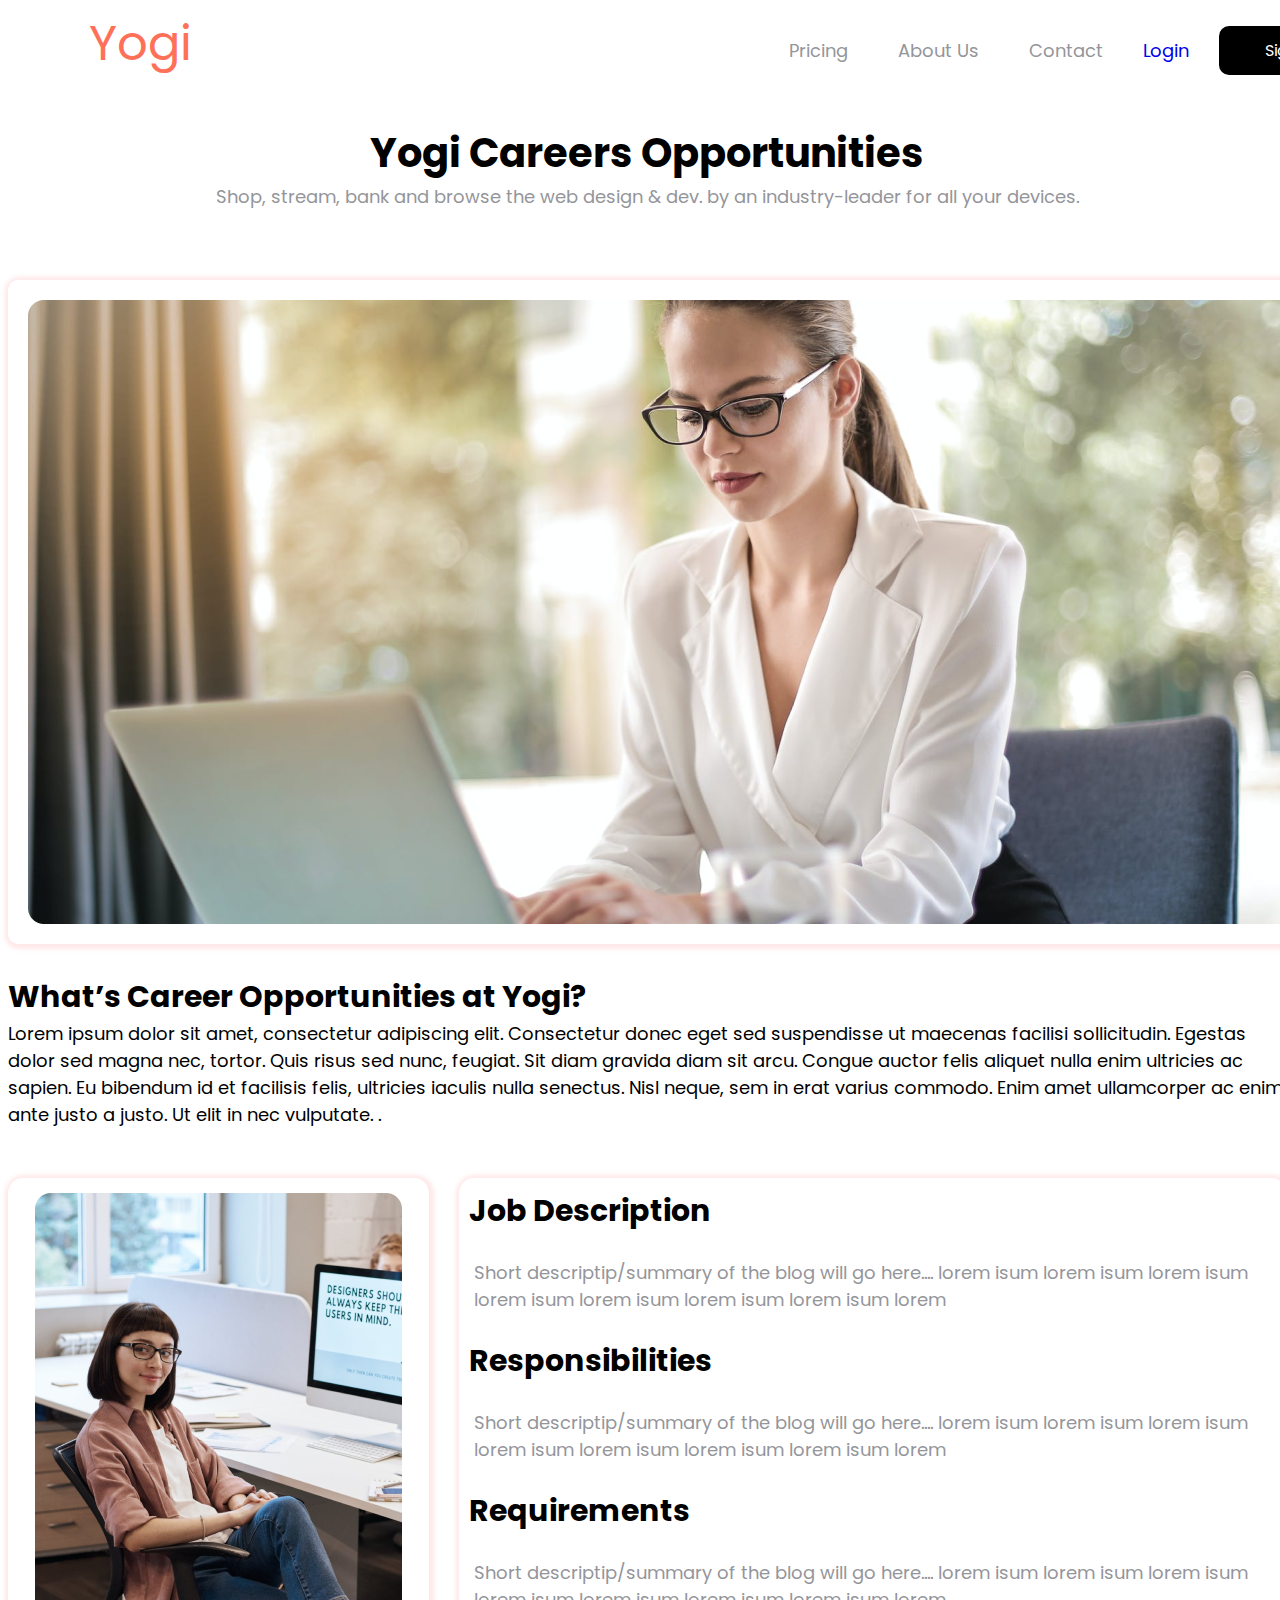
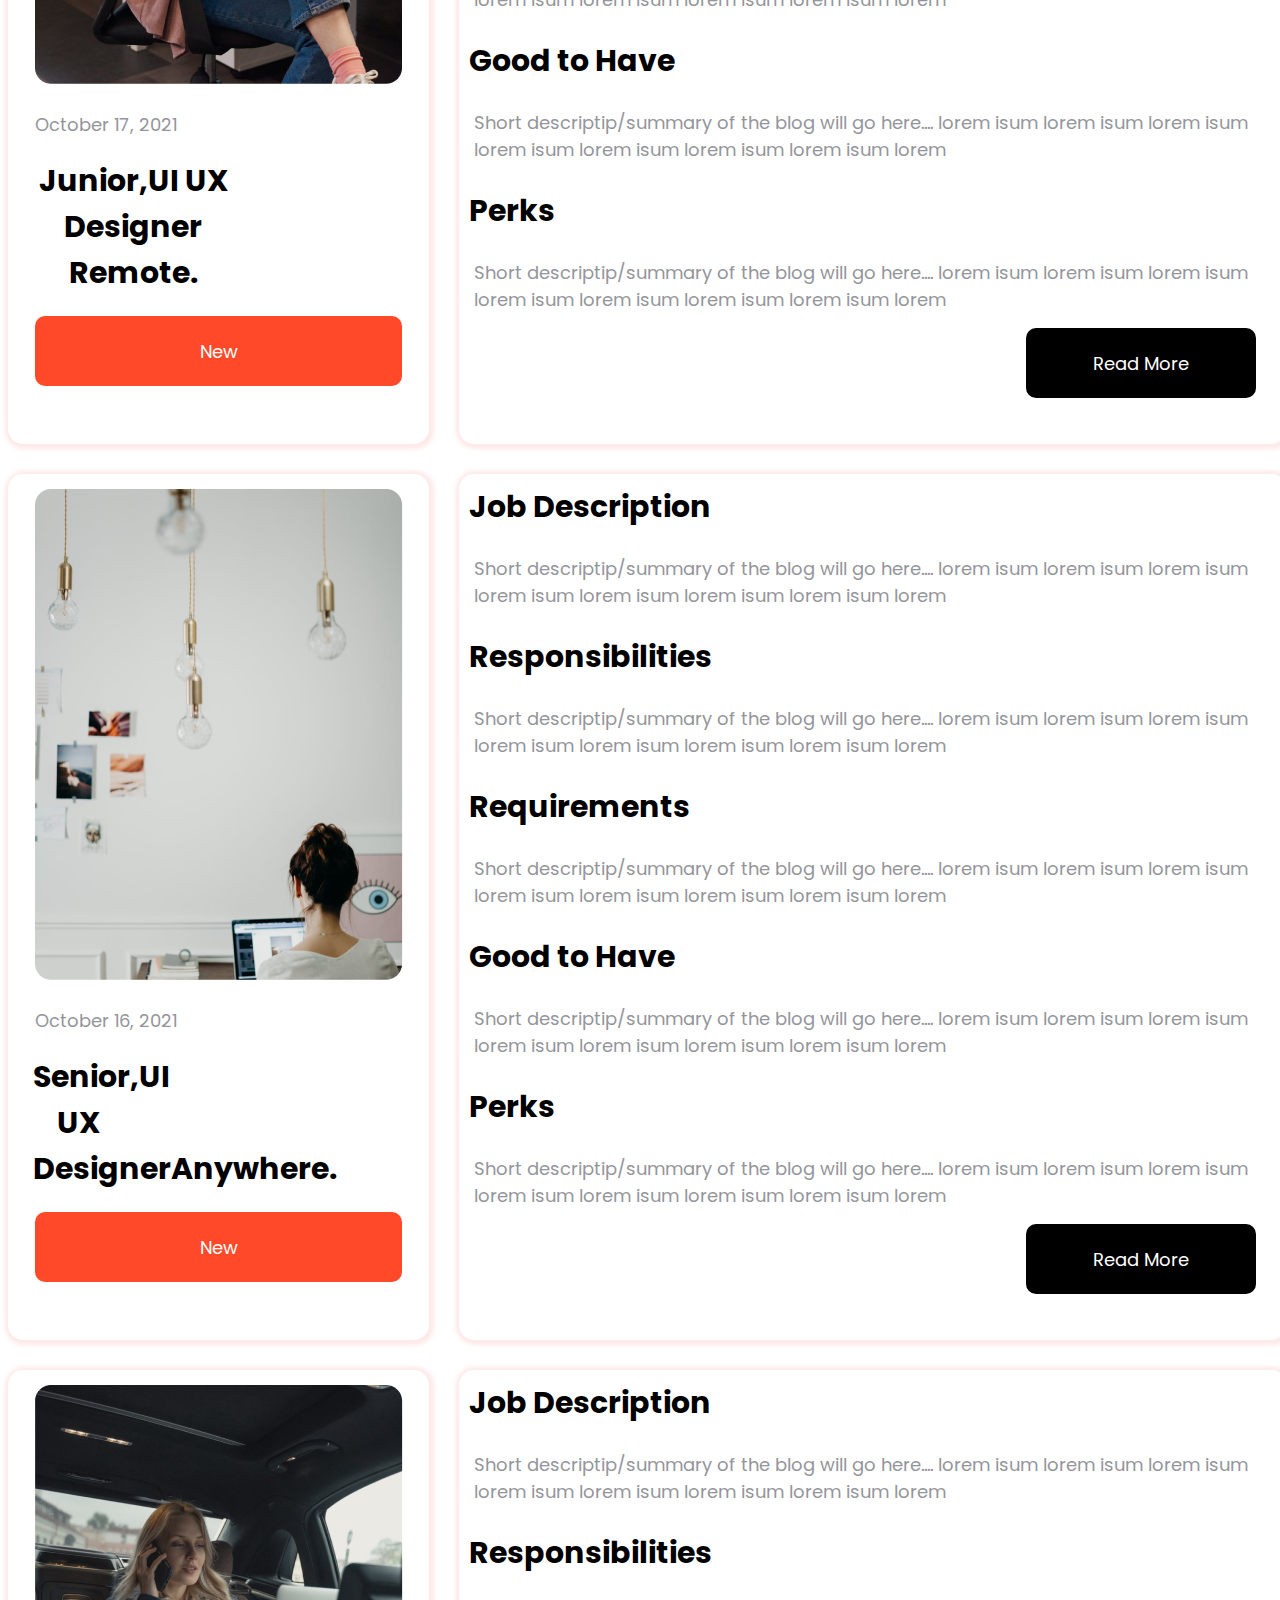
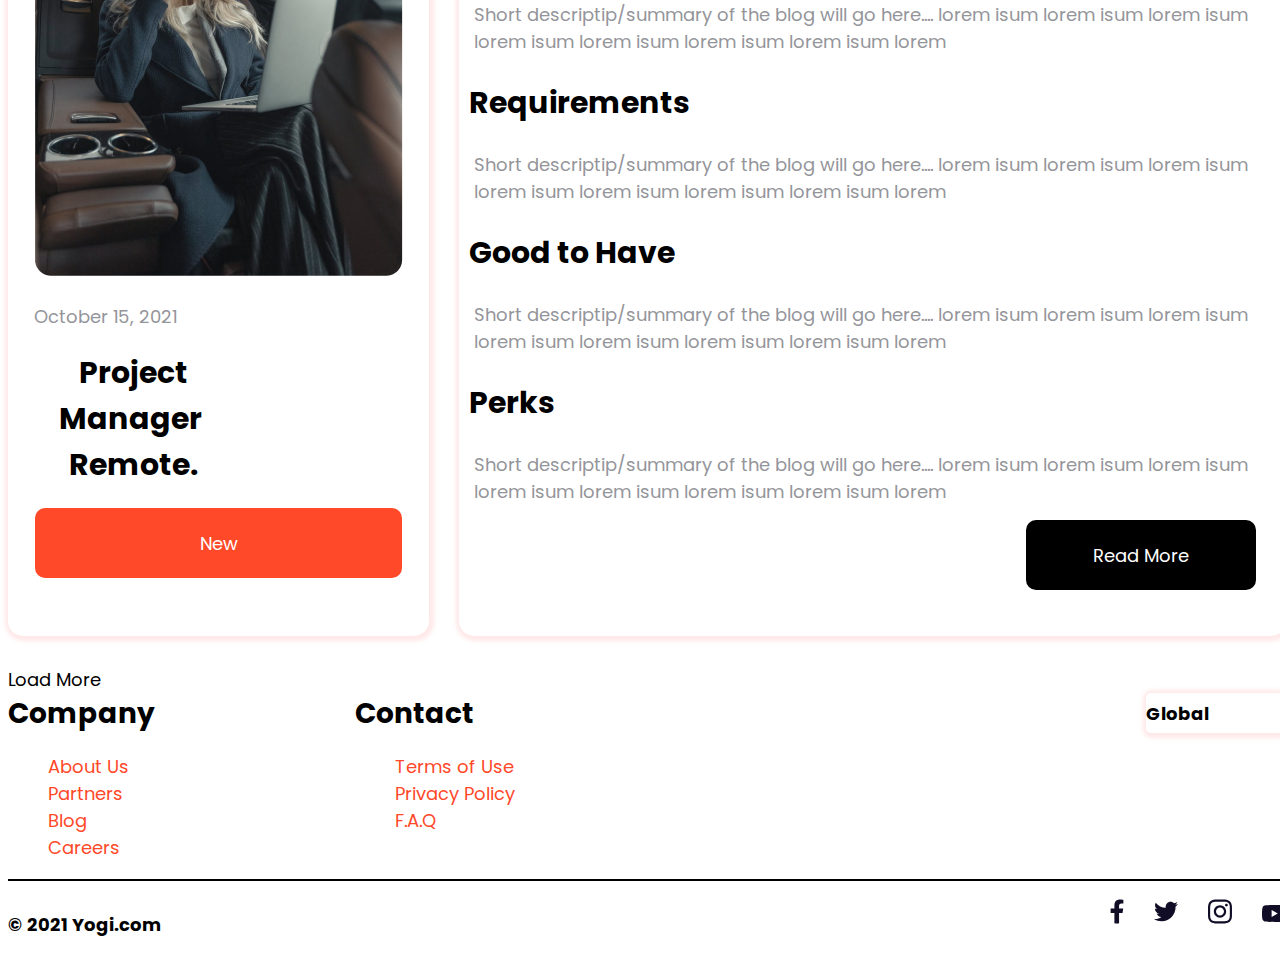
<file: careers.html>
<!DOCTYPE html>
<html lang="en">

<head>
    <meta charset="UTF-8">
    <meta name="viewport" content="width=device-width, initial-scale=1.0">
    <title>Yogi</title>
    <link rel="stylesheet" href="style.css">
    <link rel="preconnect" href="https://fonts.googleapis.com">
    <link rel="preconnect" href="https://fonts.gstatic.com" crossorigin>
    <link
        href="https://fonts.googleapis.com/css2?family=Poppins:ital,wght@0,100;0,200;0,300;0,400;0,500;0,600;0,700;0,800;0,900;1,100;1,200;1,300;1,400;1,500;1,600;1,700;1,800;1,900&display=swap"
        rel="stylesheet">

</head>

<body>
    <div class="wrapper">
        <div class="container">
            <div class="header">
                <div class="logo">
                    <a
                    href="index.html">Yogi</a>
                </div>
                <div class="Menus">
                    <div class="Menu">
                        <ul>
                            <li><a href="pricing.html">Pricing</a></li>
                            <li><a href="about.html">About Us</a></li>
                            <li><a href="contact.html">Contact</a></li>
                        </ul>
                    </div>
                    <div class="Buttons">
                        <ul>
                            <li><a href="#">Login</a></li>
                            <a href="#" class="Sign">Sign up</a>
                        </ul>
                    </div>
                </div>




            </div>
        </div>
    </div>
    <section class="carrers">
        <div class="container">
            <div class="careers_row">
                <div class="texfhl">Yogi Careers Opportunities</div>
                <div class="tefdejht">Shop, stream, bank and browse the web design & dev.
                     by an industry-leader for all your devices.</div>
            </div>
            <div class="block-picture">
                <img src="img/mian blog.png" alt="">
            </div>
            <div class="text-whart">What’s Career Opportunities at Yogi?</div>
            <div class="twrg-lorem">Lorem ipsum dolor sit amet, consectetur adipiscing elit. Consectetur donec eget sed suspendisse ut maecenas facilisi sollicitudin. Egestas dolor sed magna nec, tortor. Quis risus sed nunc, feugiat. Sit diam gravida diam sit arcu. Congue auctor felis aliquet nulla enim ultricies ac sapien. Eu bibendum id et facilisis felis, ultricies iaculis nulla senectus. Nisl neque, sem in erat varius commodo. Enim amet ullamcorper ac enim ante justo a justo. Ut elit in nec vulputate.
                .</div>
                <div class="container-droup">
                    <div class="group-133">
                        <img src="img/unsplash_jbcY_yvsDzk (1).png" alt="">
                        <div class="tyer">October 17, 2021</div>
                        <div class="hjhj">Junior,UI UX Designer
                            Remote.</div>
                            <div class="buttons5"><a href="#">New</a></div>
                    </div>
                    <div class="group-456">
                        <div class="turt-box">Job Description</div>
                        <div class="turte-box">Short descriptip/summary of the blog will go here.... lorem isum lorem isum lorem isum lorem 
                            isum lorem isum lorem isum lorem isum lorem</div>
                            <div class="turt-box">Responsibilities</div>
                            <div class="turte-box">Short descriptip/summary of the blog will go here.... lorem isum lorem isum lorem isum lorem 
                                isum lorem isum lorem isum lorem isum lorem</div>
                                <div class="turt-box">Requirements</div>
                                <div class="turte-box">Short descriptip/summary of the blog will go here.... lorem isum lorem isum lorem isum lorem 
                                    isum lorem isum lorem isum lorem isum lorem</div>
                                    <div class="turt-box">Good to Have</div>
                                    <div class="turte-box">Short descriptip/summary of the blog will go here.... lorem isum lorem isum lorem isum lorem 
                                        isum lorem isum lorem isum lorem isum lorem</div>
                                        <div class="turt-box">Perks</div>
                                        <div class="turte-box">Short descriptip/summary of the blog will go here.... lorem isum lorem isum lorem isum lorem 
                                            isum lorem isum lorem isum lorem isum lorem</div>
                                            <div class="buttons-fj"><a href="#">Read More</a></div>
                    </div>
                </div>
                <div class="container-droup">
                    <div class="group-133">
                        <img src="img/unsplash_6VPEOdpFNAs (1).png" alt="">
                        <div class="tyer">October 16, 2021</div>
                        <div class="hjhj7">Senior,UI UX DesignerAnywhere.</div>
                        <div class="buttons5"><a href="#">New</a></div>
                    </div>
                    <div class="group-456">
                        <div class="turt-box">Job Description</div>
                        <div class="turte-box">Short descriptip/summary of the blog will go here.... lorem isum lorem isum lorem isum lorem 
                            isum lorem isum lorem isum lorem isum lorem</div>
                            <div class="turt-box">Responsibilities</div>
                            <div class="turte-box">Short descriptip/summary of the blog will go here.... lorem isum lorem isum lorem isum lorem 
                                isum lorem isum lorem isum lorem isum lorem</div>
                                <div class="turt-box">Requirements</div>
                                <div class="turte-box">Short descriptip/summary of the blog will go here.... lorem isum lorem isum lorem isum lorem 
                                    isum lorem isum lorem isum lorem isum lorem</div>
                                    <div class="turt-box">Good to Have</div>
                                    <div class="turte-box">Short descriptip/summary of the blog will go here.... lorem isum lorem isum lorem isum lorem 
                                        isum lorem isum lorem isum lorem isum lorem</div>
                                        <div class="turt-box">Perks</div>
                                        <div class="turte-box">Short descriptip/summary of the blog will go here.... lorem isum lorem isum lorem isum lorem 
                                            isum lorem isum lorem isum lorem isum lorem</div>
                                            <div class="buttons-fj"><a href="#">Read More</a></div>
                    </div>
                </div>
                <div class="container-droup">
                    <div class="group-133">
                        <img src="img/unsplash_DkGIAjlIJu0 (1).png" alt="">
                        <div class="tyer">October 15, 2021</div>
                        <div class="hjhj">Project Manager Remote.</div>
                            <div class="buttons5"><a href="#">New</a></div>
                    </div>
                    <div class="group-456">
                        <div class="turt-box">Job Description</div>
                        <div class="turte-box">Short descriptip/summary of the blog will go here.... lorem isum lorem isum lorem isum lorem 
                            isum lorem isum lorem isum lorem isum lorem</div>
                            <div class="turt-box">Responsibilities</div>
                            <div class="turte-box">Short descriptip/summary of the blog will go here.... lorem isum lorem isum lorem isum lorem 
                                isum lorem isum lorem isum lorem isum lorem</div>
                                <div class="turt-box">Requirements</div>
                                <div class="turte-box">Short descriptip/summary of the blog will go here.... lorem isum lorem isum lorem isum lorem 
                                    isum lorem isum lorem isum lorem isum lorem</div>
                                    <div class="turt-box">Good to Have</div>
                                    <div class="turte-box">Short descriptip/summary of the blog will go here.... lorem isum lorem isum lorem isum lorem 
                                        isum lorem isum lorem isum lorem isum lorem</div>
                                        <div class="turt-box">Perks</div>
                                        <div class="turte-box">Short descriptip/summary of the blog will go here.... lorem isum lorem isum lorem isum lorem 
                                            isum lorem isum lorem isum lorem isum lorem</div>
                                            <div class="buttons-fj"><a href="#">Read More</a></div>
                    </div>
                </div>
                <div class="buttons">Load More</div>
        </div>
    </section>
    <section class="footer">
        <div class="container">
            <div class="footer_row">
                <div class="content">
                   
                    <div class="links">
                      <div class="company">
                        <div class="text">Company</div>
                        <div class="frame">
                            <ul>
                                <li>About Us</li>
                                <li><a href="partners.html">Partners</a></li>
                                <li><a href="blog.html">Blog</a></li>
                                <li><a href="careers.html">Careers</a></li>
                            </ul>
                        </div>
                      </div>  
                      <div class="contact">
                        <div class="text">Contact</div>
                        <div class="frame">
                            <ul>
                                <li>Terms of Use</li>
                                <li>Privacy Policy</li>
                                <li>F.A.Q</li>
                            </ul>
                        </div>
                      </div>
                    </div>
                    <div class="Dropdown">
                        <div class="text09">Global</div>
                    </div>
                </div>
                <div class="Social-media">
                    <div class="line2"></div>
                    
                    <div class="god-frame">
                        <div class="textsoci">© 2021 Yogi.com</div>
                        <div class="frame4">
                            <ul>
                                <li><a href="#"><svg width="14" height="25" viewBox="0 0 14 25" fill="none" xmlns="http://www.w3.org/2000/svg">
                                    <path d="M12.5405 13.898L13.2017 9.58737H9.06573V6.79002C9.06573 5.61069 9.64347 4.46117 11.496 4.46117H13.3765V0.791281C13.3765 0.791281 11.6698 0.5 10.0383 0.5C6.63189 0.5 4.40556 2.56447 4.40556 6.30195V9.58737H0.619141V13.898H4.40556V24.3188C5.1648 24.438 5.94297 24.5 6.73567 24.5C7.52837 24.5 8.30655 24.438 9.06573 24.3188V13.898H12.5405Z" fill="#120D26"/>
                                    </svg>
                                    </a></li>
                                <li><a href="#"><svg width="24" height="21" viewBox="0 0 24 21" fill="none" xmlns="http://www.w3.org/2000/svg">
                                    <path d="M7.54753 20.2512C16.6042 20.2512 21.5578 12.7479 21.5578 6.24098C21.5578 6.02789 21.5578 5.81573 21.5434 5.60452C22.507 4.90744 23.3389 4.04442 24 3.05573C23.1014 3.45394 22.148 3.71503 21.1718 3.83044C22.1995 3.21525 22.9692 2.24691 23.3366 1.10691C22.3701 1.68042 21.3126 2.08467 20.2099 2.30213C19.2789 1.31208 17.9786 0.75 16.6196 0.75C13.9158 0.75 11.691 2.97487 11.691 5.67863C11.691 6.05372 11.7338 6.42764 11.8185 6.79299C7.86145 6.59466 4.16948 4.72294 1.67039 1.64836C0.370828 3.88552 1.04325 6.78474 3.19486 8.22145C2.41134 8.19825 1.64466 7.98684 0.96 7.60514V7.66753C0.960656 10.0026 2.62158 12.0321 4.91039 12.4944C4.18552 12.6921 3.42478 12.721 2.68706 12.5789C3.33052 14.5798 5.18602 15.959 7.28738 15.9984C5.54409 17.3685 3.38939 18.1126 1.17216 18.1104C0.780375 18.1097 0.388969 18.086 0 18.0394C2.25159 19.4843 4.87219 20.2509 7.54753 20.2474" fill="#120D26"/>
                                    </svg>
                                    </a></li>
                                <li><a href="#"><svg width="24" height="25" viewBox="0 0 24 25" fill="none" xmlns="http://www.w3.org/2000/svg">
                                    <path d="M12 0.5C8.74097 0.5 8.33231 0.513828 7.05239 0.572234C5.77514 0.6305 4.9028 0.833328 4.13948 1.13C3.35039 1.43666 2.68116 1.847 2.01408 2.51412C1.34695 3.1812 0.936609 3.85044 0.629953 4.63953C0.333281 5.4028 0.130453 6.27514 0.0721875 7.55239C0.0137812 8.83231 0 9.24097 0 12.5C0 15.7589 0.0137812 16.1676 0.0721875 17.4475C0.130453 18.7248 0.333281 19.5971 0.629953 20.3604C0.936609 21.1495 1.34695 21.8187 2.01408 22.4859C2.68116 23.153 3.35039 23.5633 4.13948 23.87C4.9028 24.1666 5.77514 24.3695 7.05239 24.4277C8.33231 24.4861 8.74097 24.4999 12 24.4999C15.2589 24.4999 15.6676 24.4861 16.9475 24.4277C18.2248 24.3695 19.0971 24.1666 19.8604 23.87C20.6495 23.5633 21.3187 23.153 21.9859 22.4859C22.653 21.8187 23.0633 21.1495 23.37 20.3604C23.6666 19.5971 23.8695 18.7248 23.9277 17.4475C23.9861 16.1676 23.9999 15.7589 23.9999 12.5C23.9999 9.24097 23.9861 8.83231 23.9277 7.55239C23.8695 6.27514 23.6666 5.4028 23.37 4.63953C23.0633 3.85044 22.653 3.1812 21.9859 2.51412C21.3187 1.847 20.6495 1.43666 19.8604 1.13C19.0971 0.833328 18.2248 0.6305 16.9475 0.572234C15.6676 0.513828 15.2589 0.5 12 0.5V0.5ZM12 2.6622C15.2041 2.6622 15.5836 2.67439 16.849 2.73214C18.0189 2.78553 18.6543 2.981 19.0772 3.1453C19.6373 3.36298 20.037 3.62305 20.457 4.04295C20.8769 4.46286 21.1369 4.86266 21.3546 5.42272C21.519 5.84558 21.7144 6.48097 21.7678 7.65092C21.8255 8.91631 21.8377 9.29586 21.8377 12.5C21.8377 15.7041 21.8255 16.0836 21.7678 17.349C21.7144 18.5189 21.519 19.1543 21.3546 19.5772C21.1369 20.1373 20.8769 20.537 20.457 20.957C20.037 21.3769 19.6373 21.6369 19.0772 21.8546C18.6543 22.019 18.0189 22.2144 16.849 22.2678C15.5838 22.3255 15.2043 22.3377 12 22.3377C8.79558 22.3377 8.41617 22.3255 7.15092 22.2678C5.98097 22.2144 5.34558 22.019 4.92272 21.8546C4.36261 21.6369 3.96286 21.3769 3.54291 20.957C3.123 20.537 2.86294 20.1373 2.6453 19.5772C2.48095 19.1543 2.28548 18.5189 2.23209 17.349C2.17434 16.0836 2.16216 15.7041 2.16216 12.5C2.16216 9.29586 2.17434 8.91631 2.23209 7.65092C2.28548 6.48097 2.48095 5.84558 2.6453 5.42272C2.86294 4.86266 3.123 4.46286 3.54291 4.04295C3.96286 3.62305 4.36261 3.36298 4.92272 3.1453C5.34558 2.981 5.98097 2.78553 7.15092 2.73214C8.41631 2.67439 8.79586 2.6622 12 2.6622Z" fill="#120D26"/>
                                    <path d="M12.0011 16.4981C9.79188 16.4981 8.00102 14.7072 8.00102 12.4981C8.00102 10.289 9.79188 8.49809 12.0011 8.49809C14.2101 8.49809 16.001 10.289 16.001 12.4981C16.001 14.7072 14.2101 16.4981 12.0011 16.4981ZM12.0011 6.33594C8.59774 6.33594 5.83887 9.09481 5.83887 12.4981C5.83887 15.9013 8.59774 18.6602 12.0011 18.6602C15.4043 18.6602 18.1631 15.9013 18.1631 12.4981C18.1631 9.09481 15.4043 6.33594 12.0011 6.33594Z" fill="#120D26"/>
                                    <path d="M19.8458 6.09987C19.8458 6.89519 19.2011 7.53987 18.4058 7.53987C17.6105 7.53987 16.9658 6.89519 16.9658 6.09987C16.9658 5.30458 17.6105 4.65991 18.4058 4.65991C19.2011 4.65991 19.8458 5.30458 19.8458 6.09987Z" fill="#120D26"/>
                                    </svg>
                                    </a></li>
                                <li><a href="#"><svg width="24" height="17" viewBox="0 0 24 17" fill="none" xmlns="http://www.w3.org/2000/svg">
                                    <path d="M23.4984 2.72102C23.2224 1.68836 22.4093 0.875219 21.3766 0.599266C19.5048 0.0976561 11.9999 0.0976563 11.9999 0.0976563C11.9999 0.0976563 4.49498 0.0976561 2.62313 0.599266C1.5907 0.875219 0.777375 1.68836 0.501375 2.72102C0 4.59264 0 8.4977 0 8.4977C0 8.4977 0 12.4028 0.501375 14.2742C0.777375 15.3069 1.5907 16.1202 2.62313 16.3961C4.49498 16.8976 11.9999 16.8976 11.9999 16.8976C11.9999 16.8976 19.5048 16.8976 21.3766 16.3961C22.4093 16.1202 23.2224 15.3069 23.4984 14.2742C24 12.4028 24 8.4977 24 8.4977C24 8.4977 24 4.59264 23.4984 2.72102Z" fill="#120D26"/>
                                    <path d="M9.60059 12.1022L15.8358 8.50215L9.60059 4.9021V12.1022Z" fill="white"/>
                                    </svg>
                                    </a></li>
                            </ul>
                        </div>
                    </div>
                   
                </div>
            </div>
        </div>
    </section>
</body>
</file>
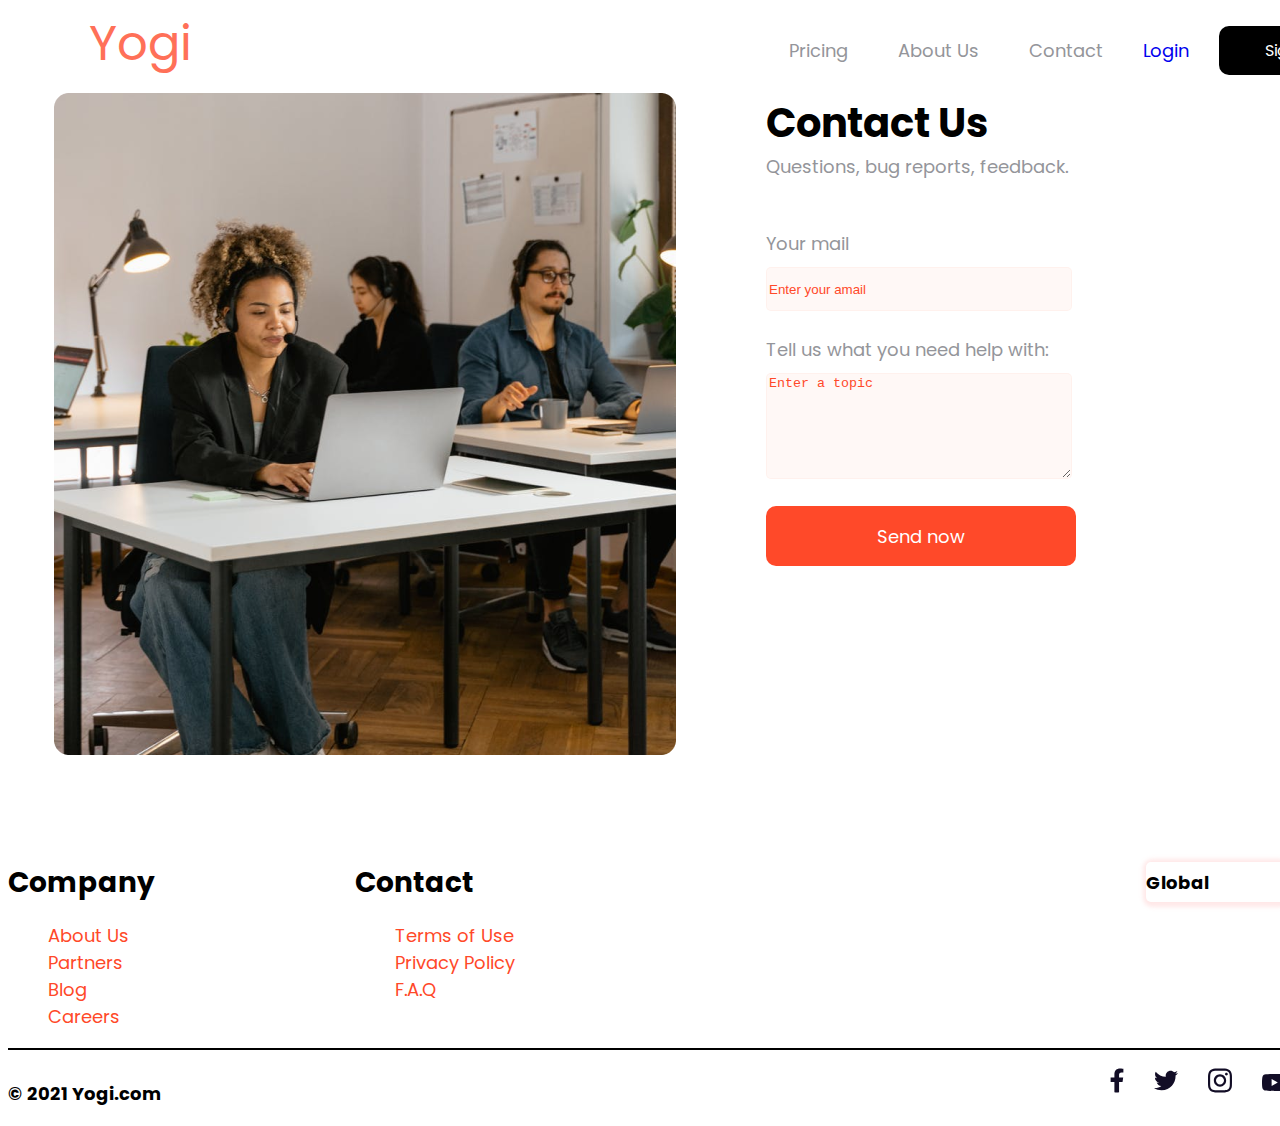
<file: contact.html>
<!DOCTYPE html>
<html lang="en">

<head>
    <meta charset="UTF-8">
    <meta name="viewport" content="width=device-width, initial-scale=1.0">
    <title>Yogi</title>
    <link rel="stylesheet" href="style.css">
    <link rel="preconnect" href="https://fonts.googleapis.com">
    <link rel="preconnect" href="https://fonts.gstatic.com" crossorigin>
    <link
        href="https://fonts.googleapis.com/css2?family=Poppins:ital,wght@0,100;0,200;0,300;0,400;0,500;0,600;0,700;0,800;0,900;1,100;1,200;1,300;1,400;1,500;1,600;1,700;1,800;1,900&display=swap"
        rel="stylesheet">

</head>

<body>
    <div class="wrapper">
        <div class="container">
            <div class="header">
                <div class="logo">
                    <a
                    href="index.html">Yogi</a>
                </div>
                <div class="Menus">
                    <div class="Menu">
                        <ul>
                            <li><a href="pricing.html">Pricing</a></li>
                            <li><a href="about.html">About Us</a></li>
                            <li><a href="contact.html">Contact</a></li>
                        </ul>
                    </div>
                    <div class="Buttons">
                        <ul>
                            <li><a href="#">Login</a></li>
                            <a href="#" class="Sign">Sign up</a>
                        </ul>
                    </div>
                </div>




            </div>
        </div>
    </div>
    <!-- contact us -->
     <section class="contact-us">
        <div class="container">
            <div class="contact-us_row">
                <div class="picture">
                    <img src="img/Rectangle 15 (2).png" alt="">
                </div>
                <div class="cards07">
                    <div class="texst0">Contact Us</div>
                    <div class="texst6">Questions, bug reports, feedback.</div>
                    <div class="text79">Your mail</div>
                    <input class="form-input" type="email" name="email" placeholder="Enter your amail">
                    <div class="text34">Tell us what you need help with:</div>
                    <textarea class="form-textarea" name="form-textarea" placeholder="Enter a topic"></textarea>
                    <div class="button4"><a href="#">Send now</a></div>
                </div>
               
            </div>
        </div>
     </section>
     <section class="footer">
        <div class="container">
            <div class="footer_row">
                <div class="content">
                   
                    <div class="links">
                      <div class="company">
                        <div class="text">Company</div>
                        <div class="frame">
                            <ul>
                                <li>About Us</li>
                                <li><a href="partners.html">Partners</a></li>
                                <li><a href="blog.html">Blog</a></li>
                                <li><a href="careers.html">Careers</a></li>
                            </ul>
                        </div>
                      </div>  
                      <div class="contact">
                        <div class="text">Contact</div>
                        <div class="frame">
                            <ul>
                                <li>Terms of Use</li>
                                <li>Privacy Policy</li>
                                <li>F.A.Q</li>
                            </ul>
                        </div>
                      </div>
                    </div>
                    <div class="Dropdown">
                        <div class="text09">Global</div>
                    </div>
                </div>
                <div class="Social-media">
                    <div class="line2"></div>
                    
                    <div class="god-frame">
                        <div class="textsoci">© 2021 Yogi.com</div>
                        <div class="frame4">
                            <ul>
                                <li><a href="#"><svg width="14" height="25" viewBox="0 0 14 25" fill="none" xmlns="http://www.w3.org/2000/svg">
                                    <path d="M12.5405 13.898L13.2017 9.58737H9.06573V6.79002C9.06573 5.61069 9.64347 4.46117 11.496 4.46117H13.3765V0.791281C13.3765 0.791281 11.6698 0.5 10.0383 0.5C6.63189 0.5 4.40556 2.56447 4.40556 6.30195V9.58737H0.619141V13.898H4.40556V24.3188C5.1648 24.438 5.94297 24.5 6.73567 24.5C7.52837 24.5 8.30655 24.438 9.06573 24.3188V13.898H12.5405Z" fill="#120D26"/>
                                    </svg>
                                    </a></li>
                                <li><a href="#"><svg width="24" height="21" viewBox="0 0 24 21" fill="none" xmlns="http://www.w3.org/2000/svg">
                                    <path d="M7.54753 20.2512C16.6042 20.2512 21.5578 12.7479 21.5578 6.24098C21.5578 6.02789 21.5578 5.81573 21.5434 5.60452C22.507 4.90744 23.3389 4.04442 24 3.05573C23.1014 3.45394 22.148 3.71503 21.1718 3.83044C22.1995 3.21525 22.9692 2.24691 23.3366 1.10691C22.3701 1.68042 21.3126 2.08467 20.2099 2.30213C19.2789 1.31208 17.9786 0.75 16.6196 0.75C13.9158 0.75 11.691 2.97487 11.691 5.67863C11.691 6.05372 11.7338 6.42764 11.8185 6.79299C7.86145 6.59466 4.16948 4.72294 1.67039 1.64836C0.370828 3.88552 1.04325 6.78474 3.19486 8.22145C2.41134 8.19825 1.64466 7.98684 0.96 7.60514V7.66753C0.960656 10.0026 2.62158 12.0321 4.91039 12.4944C4.18552 12.6921 3.42478 12.721 2.68706 12.5789C3.33052 14.5798 5.18602 15.959 7.28738 15.9984C5.54409 17.3685 3.38939 18.1126 1.17216 18.1104C0.780375 18.1097 0.388969 18.086 0 18.0394C2.25159 19.4843 4.87219 20.2509 7.54753 20.2474" fill="#120D26"/>
                                    </svg>
                                    </a></li>
                                <li><a href="#"><svg width="24" height="25" viewBox="0 0 24 25" fill="none" xmlns="http://www.w3.org/2000/svg">
                                    <path d="M12 0.5C8.74097 0.5 8.33231 0.513828 7.05239 0.572234C5.77514 0.6305 4.9028 0.833328 4.13948 1.13C3.35039 1.43666 2.68116 1.847 2.01408 2.51412C1.34695 3.1812 0.936609 3.85044 0.629953 4.63953C0.333281 5.4028 0.130453 6.27514 0.0721875 7.55239C0.0137812 8.83231 0 9.24097 0 12.5C0 15.7589 0.0137812 16.1676 0.0721875 17.4475C0.130453 18.7248 0.333281 19.5971 0.629953 20.3604C0.936609 21.1495 1.34695 21.8187 2.01408 22.4859C2.68116 23.153 3.35039 23.5633 4.13948 23.87C4.9028 24.1666 5.77514 24.3695 7.05239 24.4277C8.33231 24.4861 8.74097 24.4999 12 24.4999C15.2589 24.4999 15.6676 24.4861 16.9475 24.4277C18.2248 24.3695 19.0971 24.1666 19.8604 23.87C20.6495 23.5633 21.3187 23.153 21.9859 22.4859C22.653 21.8187 23.0633 21.1495 23.37 20.3604C23.6666 19.5971 23.8695 18.7248 23.9277 17.4475C23.9861 16.1676 23.9999 15.7589 23.9999 12.5C23.9999 9.24097 23.9861 8.83231 23.9277 7.55239C23.8695 6.27514 23.6666 5.4028 23.37 4.63953C23.0633 3.85044 22.653 3.1812 21.9859 2.51412C21.3187 1.847 20.6495 1.43666 19.8604 1.13C19.0971 0.833328 18.2248 0.6305 16.9475 0.572234C15.6676 0.513828 15.2589 0.5 12 0.5V0.5ZM12 2.6622C15.2041 2.6622 15.5836 2.67439 16.849 2.73214C18.0189 2.78553 18.6543 2.981 19.0772 3.1453C19.6373 3.36298 20.037 3.62305 20.457 4.04295C20.8769 4.46286 21.1369 4.86266 21.3546 5.42272C21.519 5.84558 21.7144 6.48097 21.7678 7.65092C21.8255 8.91631 21.8377 9.29586 21.8377 12.5C21.8377 15.7041 21.8255 16.0836 21.7678 17.349C21.7144 18.5189 21.519 19.1543 21.3546 19.5772C21.1369 20.1373 20.8769 20.537 20.457 20.957C20.037 21.3769 19.6373 21.6369 19.0772 21.8546C18.6543 22.019 18.0189 22.2144 16.849 22.2678C15.5838 22.3255 15.2043 22.3377 12 22.3377C8.79558 22.3377 8.41617 22.3255 7.15092 22.2678C5.98097 22.2144 5.34558 22.019 4.92272 21.8546C4.36261 21.6369 3.96286 21.3769 3.54291 20.957C3.123 20.537 2.86294 20.1373 2.6453 19.5772C2.48095 19.1543 2.28548 18.5189 2.23209 17.349C2.17434 16.0836 2.16216 15.7041 2.16216 12.5C2.16216 9.29586 2.17434 8.91631 2.23209 7.65092C2.28548 6.48097 2.48095 5.84558 2.6453 5.42272C2.86294 4.86266 3.123 4.46286 3.54291 4.04295C3.96286 3.62305 4.36261 3.36298 4.92272 3.1453C5.34558 2.981 5.98097 2.78553 7.15092 2.73214C8.41631 2.67439 8.79586 2.6622 12 2.6622Z" fill="#120D26"/>
                                    <path d="M12.0011 16.4981C9.79188 16.4981 8.00102 14.7072 8.00102 12.4981C8.00102 10.289 9.79188 8.49809 12.0011 8.49809C14.2101 8.49809 16.001 10.289 16.001 12.4981C16.001 14.7072 14.2101 16.4981 12.0011 16.4981ZM12.0011 6.33594C8.59774 6.33594 5.83887 9.09481 5.83887 12.4981C5.83887 15.9013 8.59774 18.6602 12.0011 18.6602C15.4043 18.6602 18.1631 15.9013 18.1631 12.4981C18.1631 9.09481 15.4043 6.33594 12.0011 6.33594Z" fill="#120D26"/>
                                    <path d="M19.8458 6.09987C19.8458 6.89519 19.2011 7.53987 18.4058 7.53987C17.6105 7.53987 16.9658 6.89519 16.9658 6.09987C16.9658 5.30458 17.6105 4.65991 18.4058 4.65991C19.2011 4.65991 19.8458 5.30458 19.8458 6.09987Z" fill="#120D26"/>
                                    </svg>
                                    </a></li>
                                <li><a href="#"><svg width="24" height="17" viewBox="0 0 24 17" fill="none" xmlns="http://www.w3.org/2000/svg">
                                    <path d="M23.4984 2.72102C23.2224 1.68836 22.4093 0.875219 21.3766 0.599266C19.5048 0.0976561 11.9999 0.0976563 11.9999 0.0976563C11.9999 0.0976563 4.49498 0.0976561 2.62313 0.599266C1.5907 0.875219 0.777375 1.68836 0.501375 2.72102C0 4.59264 0 8.4977 0 8.4977C0 8.4977 0 12.4028 0.501375 14.2742C0.777375 15.3069 1.5907 16.1202 2.62313 16.3961C4.49498 16.8976 11.9999 16.8976 11.9999 16.8976C11.9999 16.8976 19.5048 16.8976 21.3766 16.3961C22.4093 16.1202 23.2224 15.3069 23.4984 14.2742C24 12.4028 24 8.4977 24 8.4977C24 8.4977 24 4.59264 23.4984 2.72102Z" fill="#120D26"/>
                                    <path d="M9.60059 12.1022L15.8358 8.50215L9.60059 4.9021V12.1022Z" fill="white"/>
                                    </svg>
                                    </a></li>
                            </ul>
                        </div>
                    </div>
                   
                </div>
            </div>
        </div>
    </section>
</body>
</file>
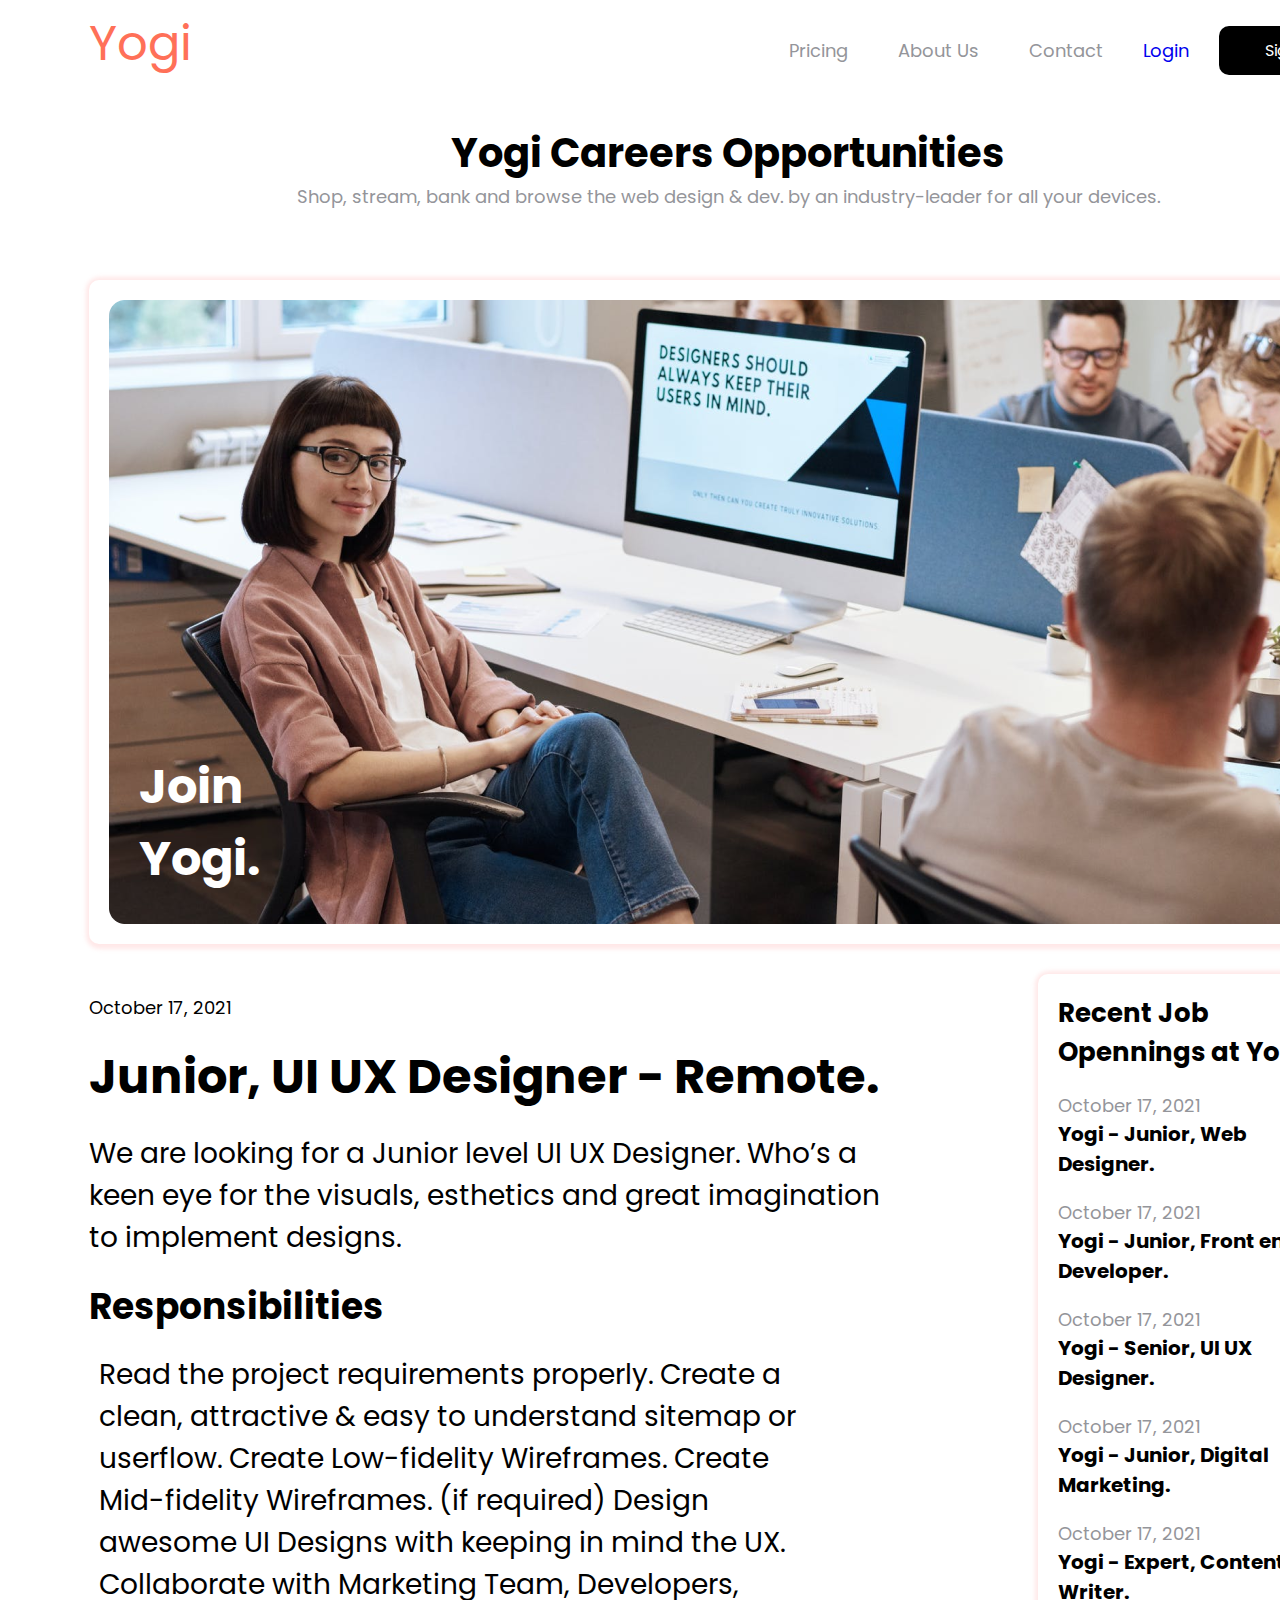
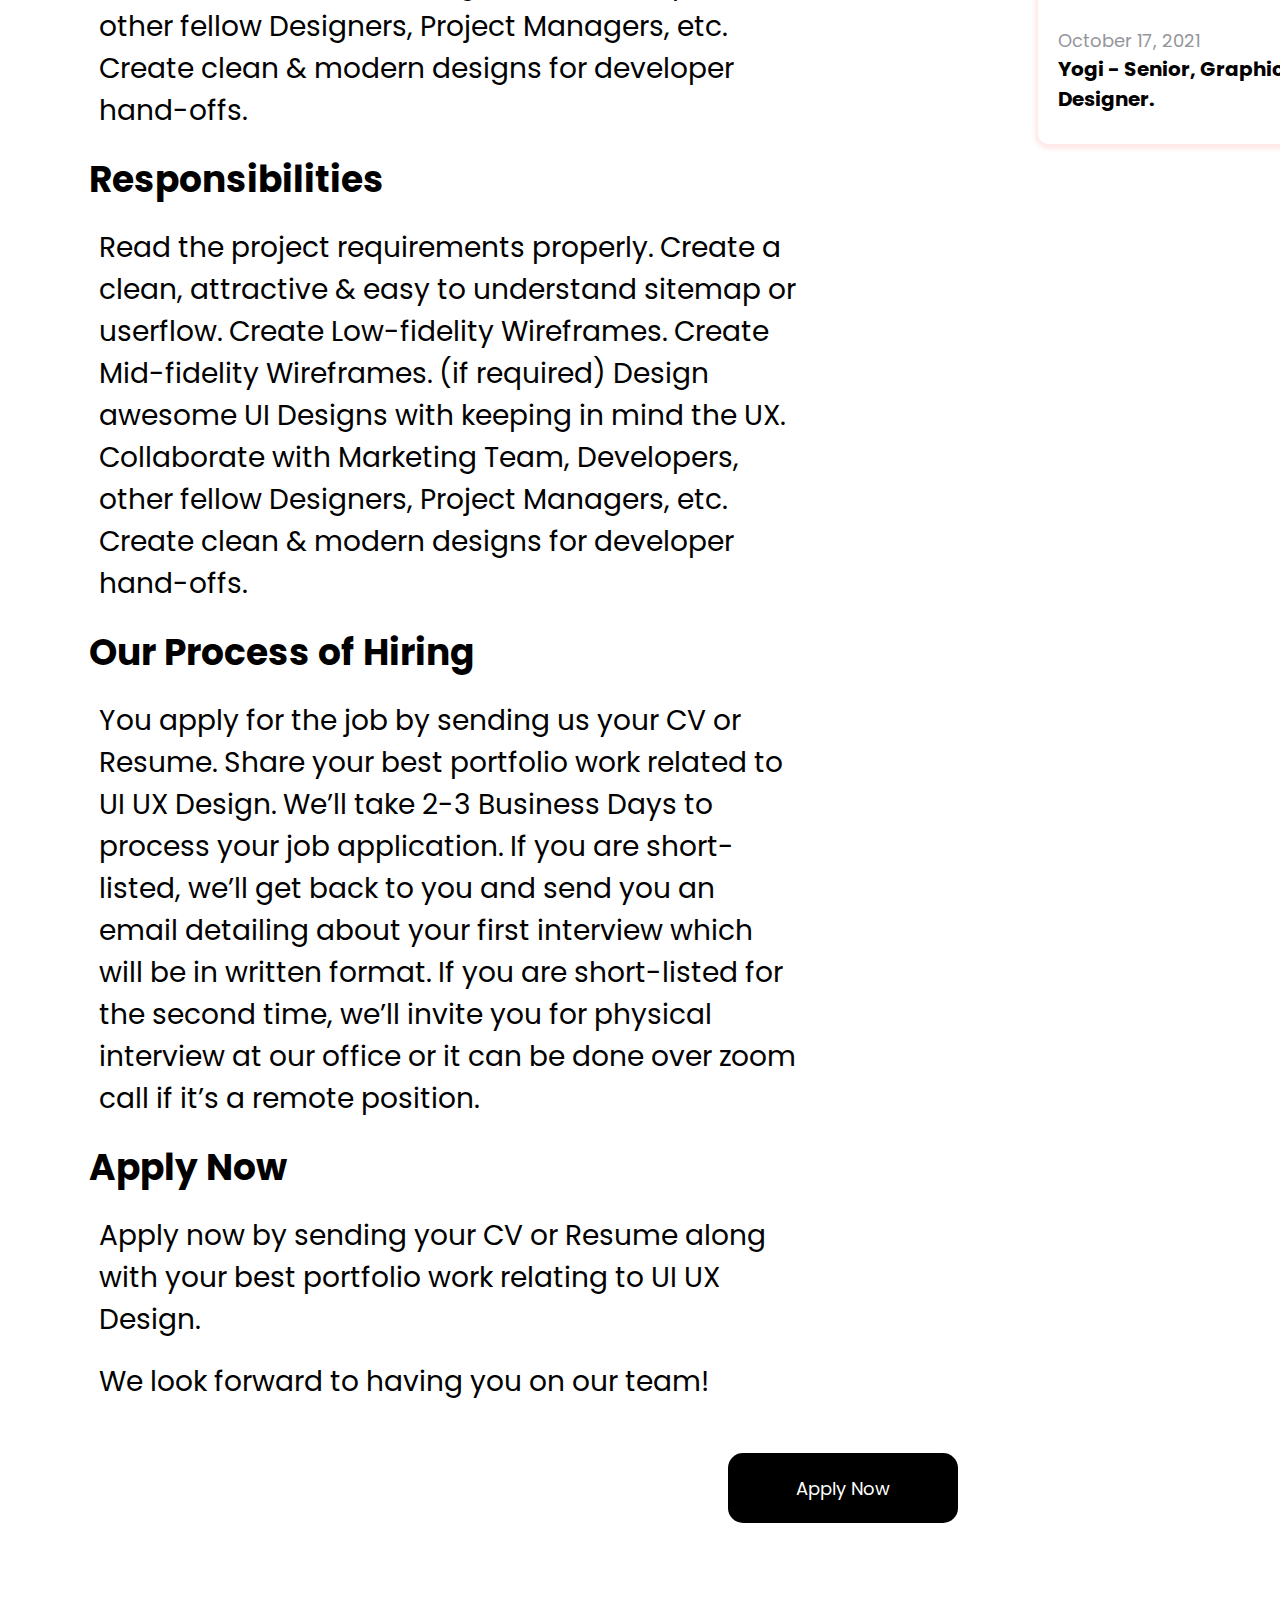
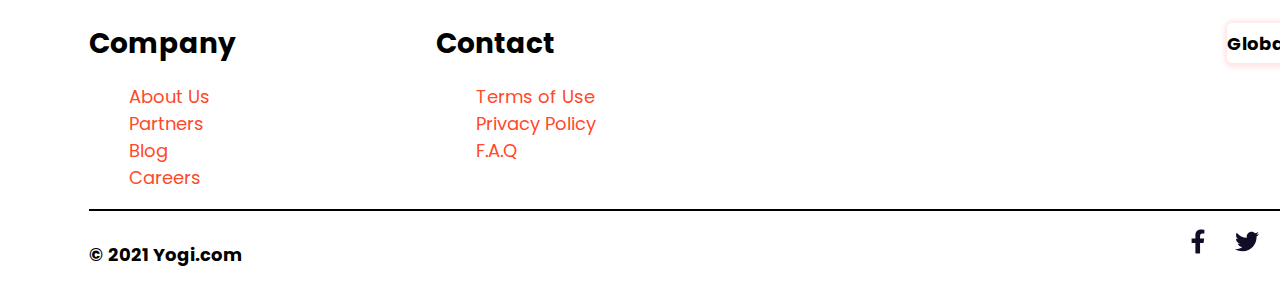
<file: partners.html>
<!DOCTYPE html>
<html lang="en">

<head>
    <meta charset="UTF-8">
    <meta name="viewport" content="width=device-width, initial-scale=1.0">
    <title>Yogi</title>
    <link rel="stylesheet" href="style.css">
    <link rel="preconnect" href="https://fonts.googleapis.com">
    <link rel="preconnect" href="https://fonts.gstatic.com" crossorigin>
    <link
        href="https://fonts.googleapis.com/css2?family=Poppins:ital,wght@0,100;0,200;0,300;0,400;0,500;0,600;0,700;0,800;0,900;1,100;1,200;1,300;1,400;1,500;1,600;1,700;1,800;1,900&display=swap"
        rel="stylesheet">

</head>

<body>
    <div class="wrapper">
        <div class="container">
            <div class="header">
                <div class="logo">
                    <a
                    href="index.html">Yogi</a>
                </div>
                <div class="Menus">
                    <div class="Menu">
                        <ul>
                            <li><a href="pricing.html">Pricing</a></li>
                            <li><a href="about.html">About Us</a></li>
                            <li><a href="contact.html">Contact</a></li>
                        </ul>
                    </div>
                    <div class="Buttons">
                        <ul>
                            <li><a href="#">Login</a></li>
                            <a href="#" class="Sign">Sign up</a>
                        </ul>
                    </div>
                </div>




            </div>
        </div>
        <section class="carrers-op">
            <div class="container">
                <div class="carrers-op_row">
                    <div class="texfhl">Yogi Careers Opportunities</div>
                    <div class="tefdejht">Shop, stream, bank and browse the web design & dev.
                         by an industry-leader for all your devices.</div>
                </div>
                <div class="block-picture">
                    <img src="img/logo.png" alt="">
                    <div class="join-op">Join Yogi.</div>
                </div>
                <div class="big-display">
                    <div class="group-left1">
                        <div class="tyer432">October 17, 2021</div>
                        <div class="huyuoeu">Junior, UI UX Designer - Remote.</div>
                        <div class="span789">We are looking for a Junior level UI UX Designer. Who’s a keen eye for the visuals,
                             esthetics and great imagination to implement designs.</div>
                             <div class="huyoi">Responsibilities</div>
                             <div class="span090">Read the project requirements properly.
                                Create a clean, attractive & easy to understand sitemap or userflow.
                                Create Low-fidelity Wireframes.
                                Create Mid-fidelity Wireframes. (if required)
                                Design awesome UI Designs with keeping in mind the UX.
                                Collaborate with Marketing Team, Developers, other fellow Designers, Project Managers, etc.
                                Create clean & modern designs for developer hand-offs.</div>
                                <div class="huyoi">Responsibilities</div>
                                <div class="span090">Read the project requirements properly.
                                   Create a clean, attractive & easy to understand sitemap or userflow.
                                   Create Low-fidelity Wireframes.
                                   Create Mid-fidelity Wireframes. (if required)
                                   Design awesome UI Designs with keeping in mind the UX.
                                   Collaborate with Marketing Team, Developers, other fellow Designers, Project Managers, etc.
                                   Create clean & modern designs for developer hand-offs.</div>
                                   <div class="huyoi">Our Process of Hiring</div>
                                   <div class="span090">You apply for the job by sending us your CV or Resume.
                                    Share your best portfolio work related to UI UX Design.
                                    We’ll take 2-3 Business Days to process your job application.
                                    If you are short-listed, we’ll get back to you and send you an email detailing about your first interview which will be in written format.
                                    If you are short-listed for the second time, we’ll invite you for physical interview at our office or it can be done over zoom call if it’s a remote position.</div>
                                    <div class="huyoi">Apply Now</div>
                                    <div class="span090">Apply now by sending your CV or Resume along with your best portfolio work relating to UI UX Design.</div>
                                    <div class="span0900">We look forward to having you on our team!</div>
                                    <div  class="buttons5489"><a href="#">Apply Now</a></div>
                    </div>
               <div class="group-right2">
                <div class="tejkieh">Recent Job Opennings at Yogi.</div>
                <div class="fhfghygh">October 17, 2021</div>
                <div class="yyuyue">Yogi - Junior, Web Designer.</div>
                <div class="fhfghygh">October 17, 2021</div>
                <div class="yyuyue4">Yogi - Junior, Front end Developer.</div>
                <div class="fhfghygh">October 17, 2021</div>
                <div class="yyuyue">Yogi - Senior, UI UX Designer.</div>
                <div class="fhfghygh">October 17, 2021</div>
                <div class="yyuyue4">Yogi - Junior, Digital Marketing.</div>
                <div class="fhfghygh">October 17, 2021</div>
                <div class="yyuyue4">Yogi - Expert, Content Writer.</div>
                <div class="fhfghygh">October 17, 2021</div>
                <div class="yyuyue4">Yogi - Senior, Graphic Designer.</div>
               </div>
                </div>
                
            </div>
        </section>
        <section class="footer">
            <div class="container">
                <div class="footer_row">
                    <div class="content">
                       
                        <div class="links">
                          <div class="company">
                            <div class="text">Company</div>
                            <div class="frame">
                                <ul>
                                    <li>About Us</li>
                                    <li><a href="partners.html">Partners</a></li>                                 
                                    <li><a href="blog.html">Blog</a></li>
                                    <li><a href="careers.html">Careers</a></li>
                                </ul>
                            </div>
                          </div>  
                          <div class="contact">
                            <div class="text">Contact</div>
                            <div class="frame">
                                <ul>
                                    <li>Terms of Use</li>
                                    <li>Privacy Policy</li>
                                    <li>F.A.Q</li>
                                </ul>
                            </div>
                          </div>
                        </div>
                        <div class="Dropdown">
                            <div class="text09">Global</div>
                        </div>
                    </div>
                    <div class="Social-media">
                        <div class="line2"></div>
                        
                        <div class="god-frame">
                            <div class="textsoci">© 2021 Yogi.com</div>
                            <div class="frame4">
                                <ul>
                                    <li><a href="#"><svg width="14" height="25" viewBox="0 0 14 25" fill="none" xmlns="http://www.w3.org/2000/svg">
                                        <path d="M12.5405 13.898L13.2017 9.58737H9.06573V6.79002C9.06573 5.61069 9.64347 4.46117 11.496 4.46117H13.3765V0.791281C13.3765 0.791281 11.6698 0.5 10.0383 0.5C6.63189 0.5 4.40556 2.56447 4.40556 6.30195V9.58737H0.619141V13.898H4.40556V24.3188C5.1648 24.438 5.94297 24.5 6.73567 24.5C7.52837 24.5 8.30655 24.438 9.06573 24.3188V13.898H12.5405Z" fill="#120D26"/>
                                        </svg>
                                        </a></li>
                                    <li><a href="#"><svg width="24" height="21" viewBox="0 0 24 21" fill="none" xmlns="http://www.w3.org/2000/svg">
                                        <path d="M7.54753 20.2512C16.6042 20.2512 21.5578 12.7479 21.5578 6.24098C21.5578 6.02789 21.5578 5.81573 21.5434 5.60452C22.507 4.90744 23.3389 4.04442 24 3.05573C23.1014 3.45394 22.148 3.71503 21.1718 3.83044C22.1995 3.21525 22.9692 2.24691 23.3366 1.10691C22.3701 1.68042 21.3126 2.08467 20.2099 2.30213C19.2789 1.31208 17.9786 0.75 16.6196 0.75C13.9158 0.75 11.691 2.97487 11.691 5.67863C11.691 6.05372 11.7338 6.42764 11.8185 6.79299C7.86145 6.59466 4.16948 4.72294 1.67039 1.64836C0.370828 3.88552 1.04325 6.78474 3.19486 8.22145C2.41134 8.19825 1.64466 7.98684 0.96 7.60514V7.66753C0.960656 10.0026 2.62158 12.0321 4.91039 12.4944C4.18552 12.6921 3.42478 12.721 2.68706 12.5789C3.33052 14.5798 5.18602 15.959 7.28738 15.9984C5.54409 17.3685 3.38939 18.1126 1.17216 18.1104C0.780375 18.1097 0.388969 18.086 0 18.0394C2.25159 19.4843 4.87219 20.2509 7.54753 20.2474" fill="#120D26"/>
                                        </svg>
                                        </a></li>
                                    <li><a href="#"><svg width="24" height="25" viewBox="0 0 24 25" fill="none" xmlns="http://www.w3.org/2000/svg">
                                        <path d="M12 0.5C8.74097 0.5 8.33231 0.513828 7.05239 0.572234C5.77514 0.6305 4.9028 0.833328 4.13948 1.13C3.35039 1.43666 2.68116 1.847 2.01408 2.51412C1.34695 3.1812 0.936609 3.85044 0.629953 4.63953C0.333281 5.4028 0.130453 6.27514 0.0721875 7.55239C0.0137812 8.83231 0 9.24097 0 12.5C0 15.7589 0.0137812 16.1676 0.0721875 17.4475C0.130453 18.7248 0.333281 19.5971 0.629953 20.3604C0.936609 21.1495 1.34695 21.8187 2.01408 22.4859C2.68116 23.153 3.35039 23.5633 4.13948 23.87C4.9028 24.1666 5.77514 24.3695 7.05239 24.4277C8.33231 24.4861 8.74097 24.4999 12 24.4999C15.2589 24.4999 15.6676 24.4861 16.9475 24.4277C18.2248 24.3695 19.0971 24.1666 19.8604 23.87C20.6495 23.5633 21.3187 23.153 21.9859 22.4859C22.653 21.8187 23.0633 21.1495 23.37 20.3604C23.6666 19.5971 23.8695 18.7248 23.9277 17.4475C23.9861 16.1676 23.9999 15.7589 23.9999 12.5C23.9999 9.24097 23.9861 8.83231 23.9277 7.55239C23.8695 6.27514 23.6666 5.4028 23.37 4.63953C23.0633 3.85044 22.653 3.1812 21.9859 2.51412C21.3187 1.847 20.6495 1.43666 19.8604 1.13C19.0971 0.833328 18.2248 0.6305 16.9475 0.572234C15.6676 0.513828 15.2589 0.5 12 0.5V0.5ZM12 2.6622C15.2041 2.6622 15.5836 2.67439 16.849 2.73214C18.0189 2.78553 18.6543 2.981 19.0772 3.1453C19.6373 3.36298 20.037 3.62305 20.457 4.04295C20.8769 4.46286 21.1369 4.86266 21.3546 5.42272C21.519 5.84558 21.7144 6.48097 21.7678 7.65092C21.8255 8.91631 21.8377 9.29586 21.8377 12.5C21.8377 15.7041 21.8255 16.0836 21.7678 17.349C21.7144 18.5189 21.519 19.1543 21.3546 19.5772C21.1369 20.1373 20.8769 20.537 20.457 20.957C20.037 21.3769 19.6373 21.6369 19.0772 21.8546C18.6543 22.019 18.0189 22.2144 16.849 22.2678C15.5838 22.3255 15.2043 22.3377 12 22.3377C8.79558 22.3377 8.41617 22.3255 7.15092 22.2678C5.98097 22.2144 5.34558 22.019 4.92272 21.8546C4.36261 21.6369 3.96286 21.3769 3.54291 20.957C3.123 20.537 2.86294 20.1373 2.6453 19.5772C2.48095 19.1543 2.28548 18.5189 2.23209 17.349C2.17434 16.0836 2.16216 15.7041 2.16216 12.5C2.16216 9.29586 2.17434 8.91631 2.23209 7.65092C2.28548 6.48097 2.48095 5.84558 2.6453 5.42272C2.86294 4.86266 3.123 4.46286 3.54291 4.04295C3.96286 3.62305 4.36261 3.36298 4.92272 3.1453C5.34558 2.981 5.98097 2.78553 7.15092 2.73214C8.41631 2.67439 8.79586 2.6622 12 2.6622Z" fill="#120D26"/>
                                        <path d="M12.0011 16.4981C9.79188 16.4981 8.00102 14.7072 8.00102 12.4981C8.00102 10.289 9.79188 8.49809 12.0011 8.49809C14.2101 8.49809 16.001 10.289 16.001 12.4981C16.001 14.7072 14.2101 16.4981 12.0011 16.4981ZM12.0011 6.33594C8.59774 6.33594 5.83887 9.09481 5.83887 12.4981C5.83887 15.9013 8.59774 18.6602 12.0011 18.6602C15.4043 18.6602 18.1631 15.9013 18.1631 12.4981C18.1631 9.09481 15.4043 6.33594 12.0011 6.33594Z" fill="#120D26"/>
                                        <path d="M19.8458 6.09987C19.8458 6.89519 19.2011 7.53987 18.4058 7.53987C17.6105 7.53987 16.9658 6.89519 16.9658 6.09987C16.9658 5.30458 17.6105 4.65991 18.4058 4.65991C19.2011 4.65991 19.8458 5.30458 19.8458 6.09987Z" fill="#120D26"/>
                                        </svg>
                                        </a></li>
                                    <li><a href="#"><svg width="24" height="17" viewBox="0 0 24 17" fill="none" xmlns="http://www.w3.org/2000/svg">
                                        <path d="M23.4984 2.72102C23.2224 1.68836 22.4093 0.875219 21.3766 0.599266C19.5048 0.0976561 11.9999 0.0976563 11.9999 0.0976563C11.9999 0.0976563 4.49498 0.0976561 2.62313 0.599266C1.5907 0.875219 0.777375 1.68836 0.501375 2.72102C0 4.59264 0 8.4977 0 8.4977C0 8.4977 0 12.4028 0.501375 14.2742C0.777375 15.3069 1.5907 16.1202 2.62313 16.3961C4.49498 16.8976 11.9999 16.8976 11.9999 16.8976C11.9999 16.8976 19.5048 16.8976 21.3766 16.3961C22.4093 16.1202 23.2224 15.3069 23.4984 14.2742C24 12.4028 24 8.4977 24 8.4977C24 8.4977 24 4.59264 23.4984 2.72102Z" fill="#120D26"/>
                                        <path d="M9.60059 12.1022L15.8358 8.50215L9.60059 4.9021V12.1022Z" fill="white"/>
                                        </svg>
                                        </a></li>
                                </ul>
                            </div>
                        </div>
                       
                    </div>
                </div>
            </div>
        </section>
</body>
</file>
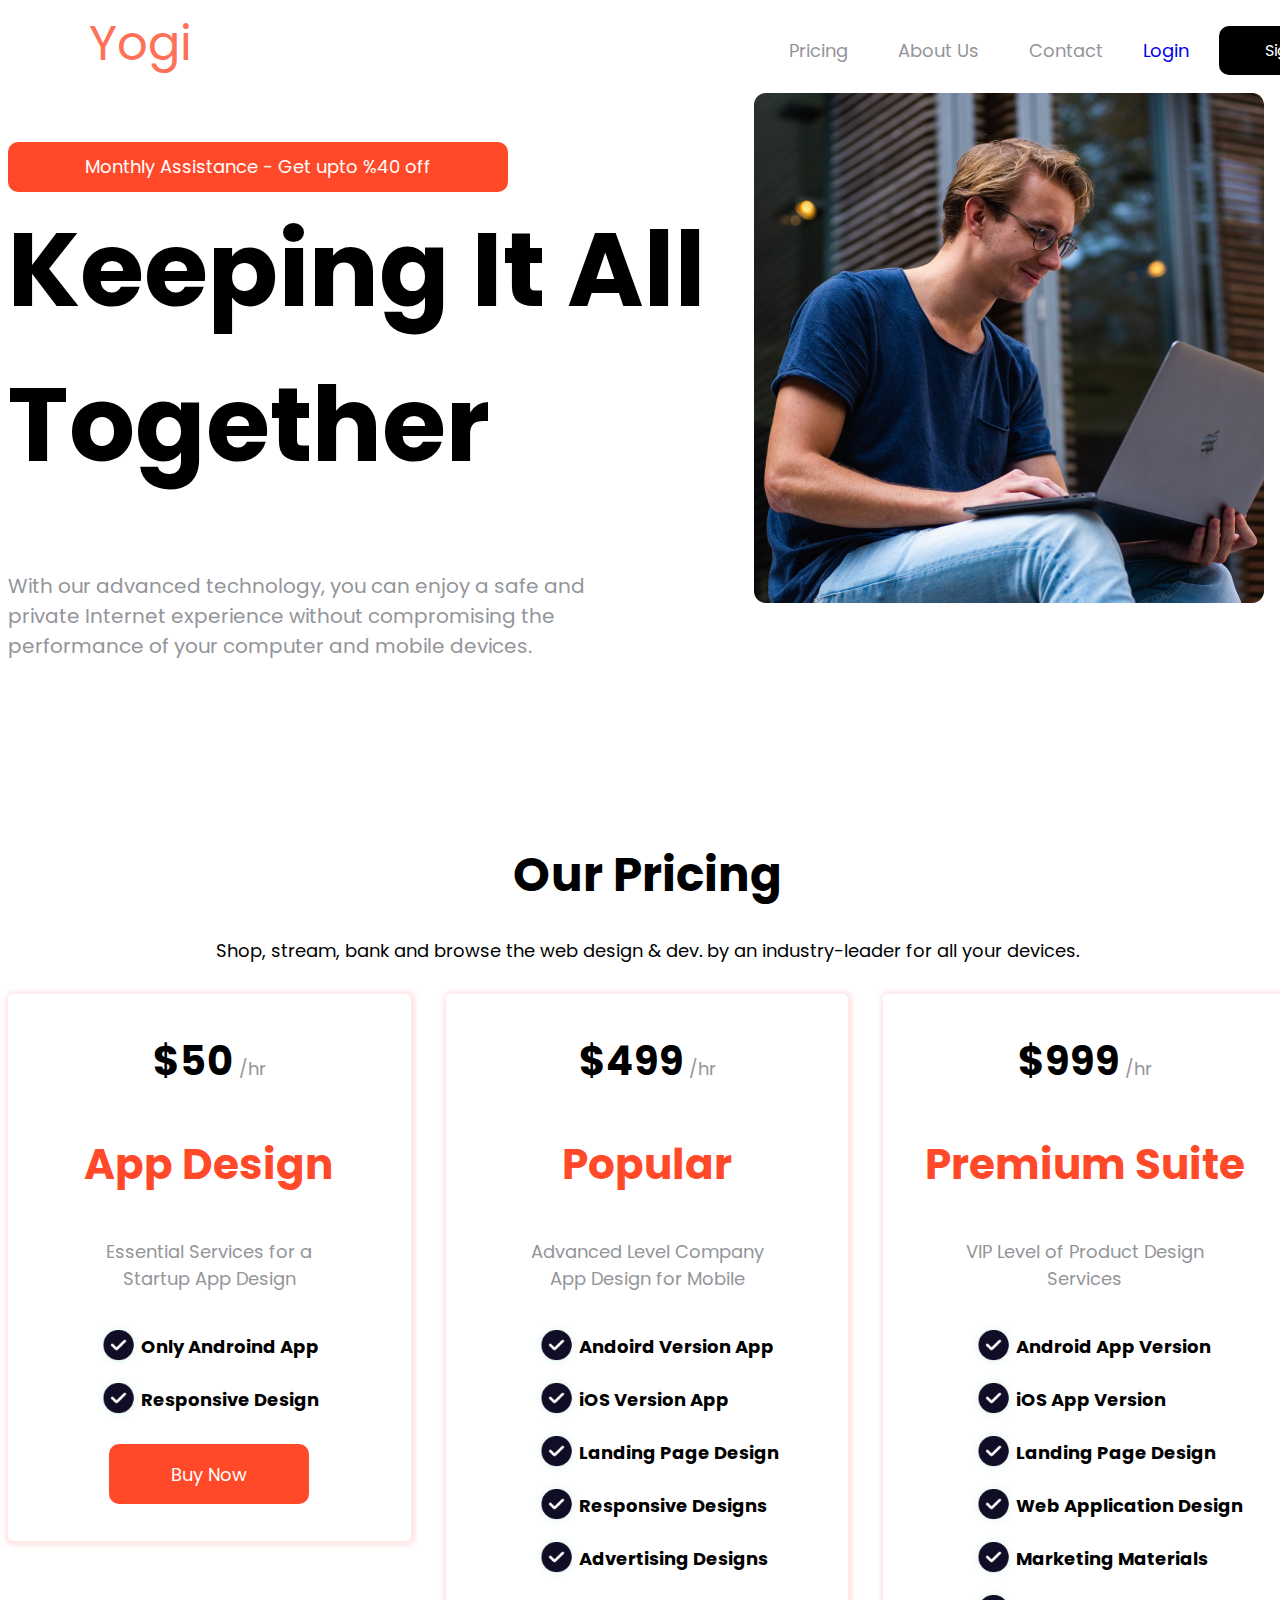
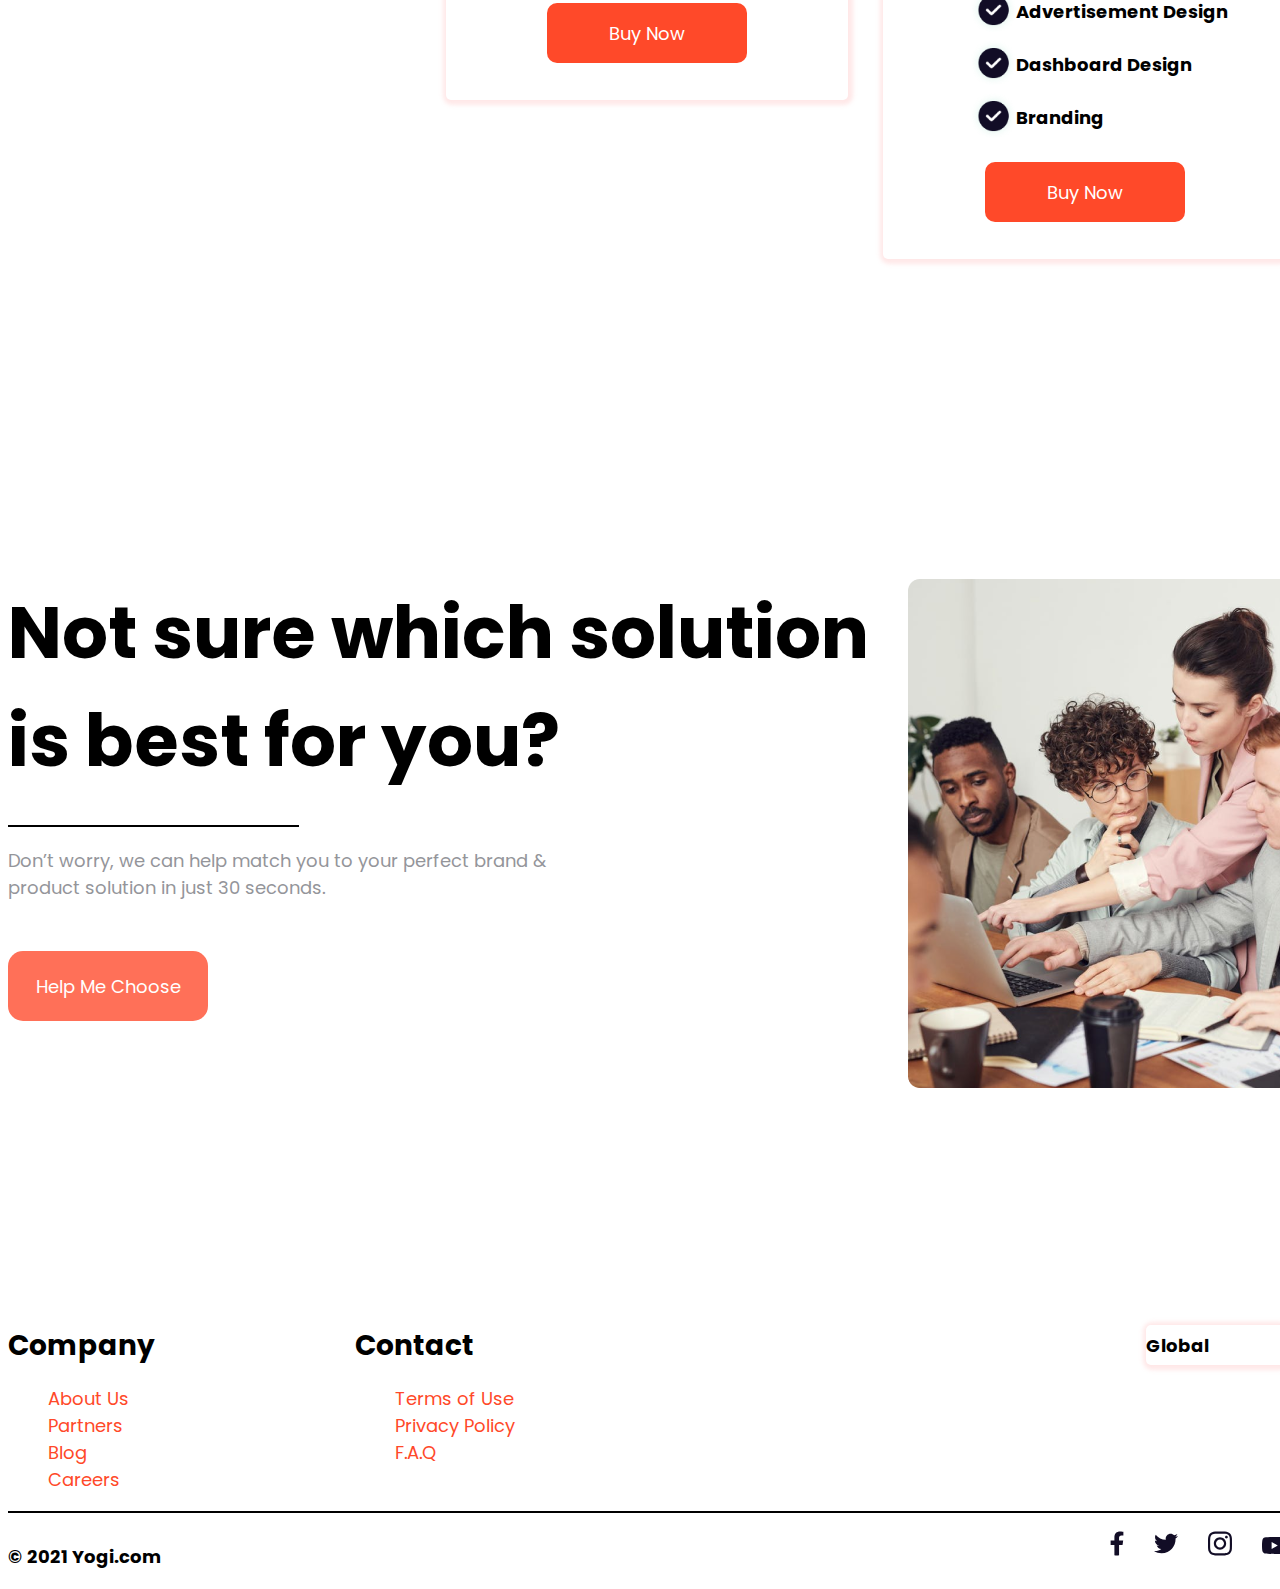
<file: pricing.html>
<!DOCTYPE html>
<html lang="en">

<head>
    <meta charset="UTF-8">
    <meta name="viewport" content="width=device-width, initial-scale=1.0">
    <title>Yogi</title>
    <link rel="stylesheet" href="style.css">
    <link rel="preconnect" href="https://fonts.googleapis.com">
    <link rel="preconnect" href="https://fonts.gstatic.com" crossorigin>
    <link
        href="https://fonts.googleapis.com/css2?family=Poppins:ital,wght@0,100;0,200;0,300;0,400;0,500;0,600;0,700;0,800;0,900;1,100;1,200;1,300;1,400;1,500;1,600;1,700;1,800;1,900&display=swap"
        rel="stylesheet">

</head>

<body>
    <div class="wrapper">
        <div class="container">
            <div class="header">
                <div class="logo">
                    <a
                    href="index.html">Yogi</a>
                </div>
                <div class="Menus">
                    <div class="Menu">
                        <ul>
                            <li><a href="pricing.html">Pricing</a></li>
                            <li><a href="about.html">About Us</a></li>
                            <li><a href="contact.html">Contact</a></li>
                        </ul>
                    </div>
                    <div class="Buttons">
                        <ul>
                            <li><a href="#">Login</a></li>
                            <a href="#" class="Sign">Sign up</a>
                        </ul>
                    </div>
                </div>




            </div>
        </div>
    </div> 
    <!-- banner -->
       <section class="Banner">
        <div class="container">
            <div class="banner-row">
                <div class="left-Side">
                    <div class="label"><a href="#"> Monthly Assistance - Get upto %40 off   </a></div>
                    <div class="box">
                        <h1>Keeping It All Together</h1>
                    </div>
                    <div class="box1">With our advanced technology,
                         you can enjoy a safe and private Internet experience without 
                        compromising the performance of your computer and mobile devices.</div>
                    
                </div>
                <div class="picture">
                    <img src="img/Rectangle 15.png" alt="">
                </div>
            </div>
        </div>
    </section>
    <!-- prices -->
    <section class="Prices">
        <div class="container">
            <div class="prices_row">
                <div class="text2">
                    <h3>Our Pricing</h3>
                </div>
                <div class="text5">Shop, stream, bank and browse the web design & dev. by an industry-leader for all your devices.</div>
            </div>
            <div class="Cards">
                <div class="price-card">
                   <span class="text-blac">$50</span>
                   <span class="grey">/hr</span>
                   <div class="text-design"><h3>App Design</h3></div>
                   
                   <div class="span4">Essential Services for a Startup App Design</div>
    
                   <div class="line"></div>
    
    
                   <div class="group8">
                   <ul>
                    <li>Only Androind App</li>
                    <li>Responsive Design</li>
                   </ul>
                   
                   </div>
                   <div class="button3"><a href="#">Buy Now</a></div>
                </div>
                <!-- card2 -->
                <div class="price-card">
                    <span class="text-blac">$499</span>
                    <span class="grey">/hr</span>
                    <div class="text-design"><h3>Popular</h3></div>
                    
                    <div class="span4">Advanced Level Company App Design for Mobile</div>
     
                    <div class="line"></div>
     
     
                    <div class="group8">
                   <ul>
                    <li>Andoird Version App</li>
                    <li>iOS Version App</li>
                    <li>Landing Page Design</li>
                    <li>Responsive Designs</li>
                    <li>Advertising Designs</li>
                   </ul>
                    </div>
                    <div class="button3"><a href="#">Buy Now</a></div>
                 </div>
                 <!-- card3 -->
                 <div class="price-card">
                    <span class="text-blac">$999</span>
                    <span class="grey">/hr</span>
                    <div class="text-design"><h3>Premium Suite</h3></div>
                    
                    <div class="span4">VIP Level of Product Design Services</div>
     
                    <div class="line"></div>
     
     
                    <div class="group8">
                    <ul>
                        <li>Android App Version</li>
                        <li>iOS App Version</li>
                        <li>Landing Page Design</li>
                        <li>Web Application Design</li>
                        <li>Marketing Materials</li>
                        <li>Advertisement Design</li>
                        <li>Dashboard Design</li>
                        <li>Branding</li>
                    </ul>
                    </div>
                    <div class="button3"><a href="#">Buy Now</a></div>
                 </div>
            </div>
        </div>
    </section>
    <!-- help me chose -->
     <section class="help-me_chose">
        <div class="container">
            <div class="help-me_row">
                <div class="left-go">
                    <div class="text098">
                        Not sure which solution is best for you?
                    </div>
                    <div class="line4"></div>
                    <div class="text898">Don’t worry, we can help match you to your 
                        perfect brand & product solution in just 30 seconds.</div>
                        <div class="button"><a href="#">Help Me Choose</a></div>
                </div>
            
                    <div class="picture1">
                        <img src="img/Rectangle 16.png" alt="">
                    </div>
            </div>
        </div>
     </section>
     <!-- footer -->
     <section class="footer">
        <div class="container">
            <div class="footer_row">
                <div class="content">
                   
                    <div class="links">
                      <div class="company">
                        <div class="text">Company</div>
                        <div class="frame">
                            <ul>
                                <li>About Us</li>
                                <li><a href="partners.html">Partners</a></li>
                                <li><a href="blog.html">Blog</a></li>
                                <li><a href="careers.html">Careers</a></li>
                            </ul>
                        </div>
                      </div>  
                      <div class="contact">
                        <div class="text">Contact</div>
                        <div class="frame">
                            <ul>
                                <li>Terms of Use</li>
                                <li>Privacy Policy</li>
                                <li>F.A.Q</li>
                            </ul>
                        </div>
                      </div>
                    </div>
                    <div class="Dropdown">
                        <div class="text09">Global</div>
                    </div>
                </div>
                <div class="Social-media">
                    <div class="line2"></div>
                    
                    <div class="god-frame">
                        <div class="textsoci">© 2021 Yogi.com</div>
                        <div class="frame4">
                            <ul>
                                <li><a href="#"><svg width="14" height="25" viewBox="0 0 14 25" fill="none" xmlns="http://www.w3.org/2000/svg">
                                    <path d="M12.5405 13.898L13.2017 9.58737H9.06573V6.79002C9.06573 5.61069 9.64347 4.46117 11.496 4.46117H13.3765V0.791281C13.3765 0.791281 11.6698 0.5 10.0383 0.5C6.63189 0.5 4.40556 2.56447 4.40556 6.30195V9.58737H0.619141V13.898H4.40556V24.3188C5.1648 24.438 5.94297 24.5 6.73567 24.5C7.52837 24.5 8.30655 24.438 9.06573 24.3188V13.898H12.5405Z" fill="#120D26"/>
                                    </svg>
                                    </a></li>
                                <li><a href="#"><svg width="24" height="21" viewBox="0 0 24 21" fill="none" xmlns="http://www.w3.org/2000/svg">
                                    <path d="M7.54753 20.2512C16.6042 20.2512 21.5578 12.7479 21.5578 6.24098C21.5578 6.02789 21.5578 5.81573 21.5434 5.60452C22.507 4.90744 23.3389 4.04442 24 3.05573C23.1014 3.45394 22.148 3.71503 21.1718 3.83044C22.1995 3.21525 22.9692 2.24691 23.3366 1.10691C22.3701 1.68042 21.3126 2.08467 20.2099 2.30213C19.2789 1.31208 17.9786 0.75 16.6196 0.75C13.9158 0.75 11.691 2.97487 11.691 5.67863C11.691 6.05372 11.7338 6.42764 11.8185 6.79299C7.86145 6.59466 4.16948 4.72294 1.67039 1.64836C0.370828 3.88552 1.04325 6.78474 3.19486 8.22145C2.41134 8.19825 1.64466 7.98684 0.96 7.60514V7.66753C0.960656 10.0026 2.62158 12.0321 4.91039 12.4944C4.18552 12.6921 3.42478 12.721 2.68706 12.5789C3.33052 14.5798 5.18602 15.959 7.28738 15.9984C5.54409 17.3685 3.38939 18.1126 1.17216 18.1104C0.780375 18.1097 0.388969 18.086 0 18.0394C2.25159 19.4843 4.87219 20.2509 7.54753 20.2474" fill="#120D26"/>
                                    </svg>
                                    </a></li>
                                <li><a href="#"><svg width="24" height="25" viewBox="0 0 24 25" fill="none" xmlns="http://www.w3.org/2000/svg">
                                    <path d="M12 0.5C8.74097 0.5 8.33231 0.513828 7.05239 0.572234C5.77514 0.6305 4.9028 0.833328 4.13948 1.13C3.35039 1.43666 2.68116 1.847 2.01408 2.51412C1.34695 3.1812 0.936609 3.85044 0.629953 4.63953C0.333281 5.4028 0.130453 6.27514 0.0721875 7.55239C0.0137812 8.83231 0 9.24097 0 12.5C0 15.7589 0.0137812 16.1676 0.0721875 17.4475C0.130453 18.7248 0.333281 19.5971 0.629953 20.3604C0.936609 21.1495 1.34695 21.8187 2.01408 22.4859C2.68116 23.153 3.35039 23.5633 4.13948 23.87C4.9028 24.1666 5.77514 24.3695 7.05239 24.4277C8.33231 24.4861 8.74097 24.4999 12 24.4999C15.2589 24.4999 15.6676 24.4861 16.9475 24.4277C18.2248 24.3695 19.0971 24.1666 19.8604 23.87C20.6495 23.5633 21.3187 23.153 21.9859 22.4859C22.653 21.8187 23.0633 21.1495 23.37 20.3604C23.6666 19.5971 23.8695 18.7248 23.9277 17.4475C23.9861 16.1676 23.9999 15.7589 23.9999 12.5C23.9999 9.24097 23.9861 8.83231 23.9277 7.55239C23.8695 6.27514 23.6666 5.4028 23.37 4.63953C23.0633 3.85044 22.653 3.1812 21.9859 2.51412C21.3187 1.847 20.6495 1.43666 19.8604 1.13C19.0971 0.833328 18.2248 0.6305 16.9475 0.572234C15.6676 0.513828 15.2589 0.5 12 0.5V0.5ZM12 2.6622C15.2041 2.6622 15.5836 2.67439 16.849 2.73214C18.0189 2.78553 18.6543 2.981 19.0772 3.1453C19.6373 3.36298 20.037 3.62305 20.457 4.04295C20.8769 4.46286 21.1369 4.86266 21.3546 5.42272C21.519 5.84558 21.7144 6.48097 21.7678 7.65092C21.8255 8.91631 21.8377 9.29586 21.8377 12.5C21.8377 15.7041 21.8255 16.0836 21.7678 17.349C21.7144 18.5189 21.519 19.1543 21.3546 19.5772C21.1369 20.1373 20.8769 20.537 20.457 20.957C20.037 21.3769 19.6373 21.6369 19.0772 21.8546C18.6543 22.019 18.0189 22.2144 16.849 22.2678C15.5838 22.3255 15.2043 22.3377 12 22.3377C8.79558 22.3377 8.41617 22.3255 7.15092 22.2678C5.98097 22.2144 5.34558 22.019 4.92272 21.8546C4.36261 21.6369 3.96286 21.3769 3.54291 20.957C3.123 20.537 2.86294 20.1373 2.6453 19.5772C2.48095 19.1543 2.28548 18.5189 2.23209 17.349C2.17434 16.0836 2.16216 15.7041 2.16216 12.5C2.16216 9.29586 2.17434 8.91631 2.23209 7.65092C2.28548 6.48097 2.48095 5.84558 2.6453 5.42272C2.86294 4.86266 3.123 4.46286 3.54291 4.04295C3.96286 3.62305 4.36261 3.36298 4.92272 3.1453C5.34558 2.981 5.98097 2.78553 7.15092 2.73214C8.41631 2.67439 8.79586 2.6622 12 2.6622Z" fill="#120D26"/>
                                    <path d="M12.0011 16.4981C9.79188 16.4981 8.00102 14.7072 8.00102 12.4981C8.00102 10.289 9.79188 8.49809 12.0011 8.49809C14.2101 8.49809 16.001 10.289 16.001 12.4981C16.001 14.7072 14.2101 16.4981 12.0011 16.4981ZM12.0011 6.33594C8.59774 6.33594 5.83887 9.09481 5.83887 12.4981C5.83887 15.9013 8.59774 18.6602 12.0011 18.6602C15.4043 18.6602 18.1631 15.9013 18.1631 12.4981C18.1631 9.09481 15.4043 6.33594 12.0011 6.33594Z" fill="#120D26"/>
                                    <path d="M19.8458 6.09987C19.8458 6.89519 19.2011 7.53987 18.4058 7.53987C17.6105 7.53987 16.9658 6.89519 16.9658 6.09987C16.9658 5.30458 17.6105 4.65991 18.4058 4.65991C19.2011 4.65991 19.8458 5.30458 19.8458 6.09987Z" fill="#120D26"/>
                                    </svg>
                                    </a></li>
                                <li><a href="#"><svg width="24" height="17" viewBox="0 0 24 17" fill="none" xmlns="http://www.w3.org/2000/svg">
                                    <path d="M23.4984 2.72102C23.2224 1.68836 22.4093 0.875219 21.3766 0.599266C19.5048 0.0976561 11.9999 0.0976563 11.9999 0.0976563C11.9999 0.0976563 4.49498 0.0976561 2.62313 0.599266C1.5907 0.875219 0.777375 1.68836 0.501375 2.72102C0 4.59264 0 8.4977 0 8.4977C0 8.4977 0 12.4028 0.501375 14.2742C0.777375 15.3069 1.5907 16.1202 2.62313 16.3961C4.49498 16.8976 11.9999 16.8976 11.9999 16.8976C11.9999 16.8976 19.5048 16.8976 21.3766 16.3961C22.4093 16.1202 23.2224 15.3069 23.4984 14.2742C24 12.4028 24 8.4977 24 8.4977C24 8.4977 24 4.59264 23.4984 2.72102Z" fill="#120D26"/>
                                    <path d="M9.60059 12.1022L15.8358 8.50215L9.60059 4.9021V12.1022Z" fill="white"/>
                                    </svg>
                                    </a></li>
                            </ul>
                        </div>
                    </div>
                   
                </div>
            </div>
        </div>
    </section>
</body>
</file>
<file: style.css>
body{
font-size: 18px;
font-family: "Poppins", sans-serif;
}
.wrapper{
    width: 1440px;
    margin: auto;
}
.container{
    width: 1278px;
    margin: auto;
}
ul, ol, li{
    list-style: none;
}
.header{
    display: flex;
    justify-content: space-between;
}
.logo a:hover{
    text-decoration: underline;
    transition: 1s;
    color: black;
}

.logo a{
color: #FF7058;
font-size: 48px;
text-decoration: none;
}
.Menus{
    display: flex;
    align-items: center;
}
.Menu ul{
    font-size: 18px; 
}
.Menu ul{
    display: flex;
    list-style: none;
    gap: 50px;
    
    
}
.Menu ul li a:hover{
    color: #ff4929;
    transition: 1s;
    text-decoration: underline;
}
.Menu ul li a{
    text-decoration: none;
    color: #94959A;
   
}
.Buttons ul li a{
    text-decoration: none;
    
}
.Buttons  a:hover{
    color: #ff4929;
    text-decoration: underline;
    transition: 1s;
}
.Buttons  a{
    display: flex;
    justify-content: center;
    align-items: center;
}
.Buttons ul{
    display: flex;
list-style: none;
gap: 30px;
align-items: center;


}

.Sign{
    background-color: black;
    border-radius: 10px;
    color: white;
    text-decoration: none;
    width: 148px;
    height: 49px;
    font-size: 16px;
    
  
}
/* Banner */
.Banner{
    margin-bottom: 130px;
    
}

.banner-row{
    display: flex;
    align-items: center;
}
.left-Side{

}
.label a:hover{
    color: #000000;
    text-decoration: underline;
    transition: 1s;
}
.label a{
    height: 50px;
    width: 500px;
    background-color: #ff4929;
    border-radius:10px ;
    display: flex;
    justify-content: center;
    align-items: center;
    color: white;
   text-decoration: none;
}
.box h1 {
  margin-top: 0;
  
}
.box {
    width: 700px;
    font-size: 52px;
  
}
.box1{
    color: #94959A;
    font-size: 20px;
   width: 650px;
}
.button{
    margin-top: 50px;
   
}
.button{
   
}
.button a:hover{
color: #000000;
text-decoration: underline;
transition: 1s;
}
.button a{
   color: white;
   text-decoration: none;
   background-color: #FF7058;
   display: flex;
   width: 200px;
   align-items: center;
   justify-content: center;
   height: 70px;
   border-radius: 15px;
   
}
.button2{
    margin-top: -47px;
}
.button2 a{
    margin-left: 230px;
    color: #FF7058;
    text-decoration: none;
   
}
.picture img{
    margin-left: 46px;
}
/* company */
.Company{
   
}
.company-box{
    color: #94959A;
    text-align: center;
}

.Google{
    display: flex;
    justify-content: space-between;
    padding: 40px 0 0;
}
/* Comments */
.Comments{
margin-bottom: 200px;
}
.container{
    width: 1278px;
    margin: auto;
}
.text2{
    font-size: 40px;
    text-align: center;
}
.Comment{
    display: flex;
    gap: 35px;
}
.coment1{
  
    
}
.coment1{
    background-color: rgba(255, 255, 255, 0.425);
    width: 400px;
    height: 400px;
  box-shadow:1px 1px 4px 4px #ffe2e2c7;
  border-radius: 5px;
}
.coment1 h3{
    text-align: center;
    padding: 40px 0 0;
}
.text0{
    color: #94959A;
    text-align: center;
    padding: 10px 0 0;
}

.svg{
    text-align: center;
    padding: 15px 0 0;
}
.text10{
    text-align: center;
    padding: 25px 0 0;
}
.coment2{
    background-color: rgba(255, 255, 255, 0.425);
    width: 400px;
    height: 400px;
    box-shadow:1px 1px 4px 4px #ffe2e2c7;
    border-radius: 5px;
}
.coment2 h3{
    text-align: center;
    padding: 40px 0 0;
}
.text11{
    text-align: center;
    padding: 10px 0 0;
}
.coment3{
    background-color: rgba(255, 255, 255, 0.425);
    width: 400px;
    height: 400px;
    box-shadow:1px 1px 4px 4px #ffe2e2c7;
    border-radius: 5px;
}
.coment3 h3{
    text-align: center;
    padding: 40px 0 0;
}
.text12{
    text-align: center;
    padding: 10px 0 0;
}
/* Prices */
.Prices{
margin-bottom: 320px;
}
.text5{
 text-align: center;
 margin-top: -20px;
 margin-bottom: 30px;
}

.Cards{
    display: flex;
    gap: 35px;
}
.price-card{
 background-color: #ffffff;
 width: 32%;
 text-align: center;
padding: 37px 0 37px;
border-radius: 5px;
box-shadow:1px 1px 4px 4px #ffe2e2c7;
height: fit-content;
}
.price-card{
    background-color: #ffffff;
    width: 32%;
    text-align: center;
    padding: 37px 0 37px;
    border-radius: 5px;
    box-shadow:1px 1px 4px 4px #ffe2e2c7;
   }
   .price-card{
    background-color: #ffffff;
    width: 32%;
    text-align: center;
    padding: 37px 0 37px;
    border-radius: 5px;
    box-shadow:1px 1px 4px 4px #ffe2e2c7;
   }
.text-blac{
    font-weight: bold;
    color: black;
 font-size: 40px;  

}

.grey{
    color: #94959A;
   
}
.text-design{
    font-size: 36px;
    color: #ff4929;
}
.span4{
    color: #94959A;
    width: 260px;
    margin: auto;
    padding: 0px 0 10px;
}
.line{
    
}
.group8 ul{
    padding-left:120px ;
}
.group8 ul li{
    list-style: none;
    padding: 13px;
    text-align: left;
    position: relative;
}
.group8 ul li::before{
content: '';
background-image: url(img/Group\ 1.png);
background-size: cover;
width: 50px;
height: 50px;
position: absolute;
left: -35px;
top: -0px;

}

.group8{
   font-weight: bold;
  
}

.group3{
    padding: 30px 0 0;
    font-weight: bold;
 
}

.group4{
    padding: 30px 0 0;
    font-weight: bold;
    
}
.button3 a:hover{
    color: #000000;
    text-decoration: underline;
    transition: 1s;
}
.button3 a{
   background-color: #ff4929;
   width: 200px;
   height: 60px;
   margin: auto;
   border-radius: 10px;
   display: flex;
   justify-content: center;
   align-items: center;
   color: white;
   text-decoration: none;
}
/* info */
.info{
margin-bottom: 250px;
}
.info_row{
    display: flex;
    gap: 100px;
}
.text56{
font-weight: bold;
font-size: 40px;
width: 470px;
}
.text78{
    color: #94959A;
    width: 500px;
    padding: 30px 0 70px;
}
.button33 a:hover{
    color: #000000;
    text-decoration: underline;
    transition: 1s;
}
.button33 a{
    background-color: #ff4929;
    width: 200px;
    height: 60px;
    text-decoration: none;
    border-radius: 10px;
    display: flex;
    justify-content: center;
    align-items: center;
    color: white;
}
.group99{
    display: flex;
    z-index: 99;
}
.group111{
    margin-left: -790px;
    margin-top: 580px;
   
   
}
/* try for free */
.try-forfree{
    margin-bottom: 500px;
}
.try-forfree_row{
    background-color: #ff4929;
    height: 512px;
    border-radius: 25px;
}
.try77{
    margin: auto;
    text-align: center;
    font-weight: bold;
    color: white;
    font-size: 40px;
    padding: 70px 0 50px;
    width: 869px;
}
.try99{
    color: white;
    text-align: center;
    margin: 0px 0 40px;
}
.button333 a:hover{
    color: #ff4929;
    text-decoration: underline;
    transition: 1s;
}
.button333 a{
    background-color: #ffffff;
    width: 200px;
    height: 60px;
    margin: auto;
    border-radius: 10px;
    display: flex;
    justify-content: center;
    align-items: center;
    color: rgb(0, 0, 0);  
    text-decoration: none;
}
/* footer */
.content{

display: flex;
justify-content: space-between;
}
.links{
    display: flex;
    gap: 200px;
}
.text{
    font-weight: bold;
    font-size: 28px;

}

.frame ul li{
    list-style: none;
    color: #ff4929;
   
}
.Dropdown{
    width: 140px;
    height: 40px;
    box-shadow:1px 1px 4px 4px #ffe2e2c7;
    display: flex;
    align-items: center;
    border-radius: 5px;
}
.text09{
  font-weight: bold;

}
.Social-media{
    
}
.line2{
    border: 1px solid black;
   
}
.textsoci{
    font-weight: bold;
    padding: 30px 0 0;
}
.god-frame{
    display: flex;
   justify-content: space-between;
}
.frame4 ul {
display: flex;
gap: 30px;
align-items: center;
}
/* help me chose  */
.help-me_chose{
margin-bottom: 230px;
}
.help-me_row{
    display: flex;
}
.text098{
font-weight: bold;
font-size: 72px;
width: 900px;
padding: 0px 0 30px;
}
.line4{
    border: 1px solid black;
    width: 289px;
   
}
.text898{
    color: #94959A;
    padding: 20px 0 0;
    width: 540px;
}
.picture1 img{

z-index: 9;
}
.punct img{
margin-top: 580px;
margin-left: -650px;
}
/* whats going */
.whats-going{
    
}
.text_33{
    text-align: center;
    font-weight: bold;
    font-size: 40px;
}
.cards{
    display: flex;
    text-align: center;
    gap: 20px;
    margin-bottom: 100px;
}
.awards{
width: 400px;
height: 666px;
color: white;
box-shadow:1px 1px 4px 4px #ffe2e2c7;
border-radius: 5px;
padding: 10px 0 10px;
}
.texs1{
    font-weight: bold;
    font-size: 36px;
    color: black;
display: flex;
padding: 0 22px 0;
}
.texts2{
    color: black;
    width: 300px;
    padding: 0 4px 0;

}
.text-00{
    color: #94959A;
    font-size: 16px;
    position: relative;
    top: 177px;
right: 100px;
}
.text-000{
    color: #94959A;
    font-size: 16px;
    position: relative;
    top: 120px;
right: 100px;
}
/* contact us */
.contact-us_row{
    display: flex;
    gap: 90px;
}
.texst0{
color: black;
font-size: 40px;
font-weight: bold;
}
.picture{
    margin-bottom: 100px;
}
.texst6{
    color: #94959A;
    margin-bottom: 50px;
}
.text79{
color: #94959A;
margin-bottom: 10px;
}
.form-input::placeholder{
    color: #ff4929;
}
.form-input{
    width: 300px;
    height: 40px;
   border-radius: 5px; 
    background-color: rgba(255, 112, 88, 0.05);
    border: 1px solid rgba(255, 112, 88, 0.05);
    margin-bottom: 25px;
}
.text34{
    color: #94959A;
margin-bottom: 10px;
}
.form-textarea::placeholder{
    color: #ff4929;
}
.form-textarea{
    width: 300px;
    height: 100px;
   border-radius: 5px; 
    background-color: rgba(255, 112, 88, 0.05);
    border: 1px solid rgba(255, 112, 88, 0.05);
    margin-bottom: 20px;
}
.button4 a:hover{
    color: #000000;
    text-decoration: underline;
    transition: 1s;
}
.button4 a{
text-decoration: none;
color: #ffffff;
}
.button4{
    background-color: #ff4929;
    width: 310px;
    height: 60px;
   
    border-radius: 10px;
    display: flex;
    justify-content: center;
    align-items: center;
    color: rgb(255, 255, 255);   

}
.frame a:hover{
    color: black;
    text-decoration: underline;
    transition: 1s;
}
.frame a {
   text-decoration: none;
    color: #ff4929;
}
/* dju */
.multiple_row{
    display: flex;
    gap: 30px;
}
.teaxt{
    font-weight: bold;
    font-size: 40px;
    text-align: center;
    padding: 50px 0 0px;
}
.ter{
    color: #94959A;
    text-align: center;
    margin-bottom: 100px;
}
.telg{
    color: #94959A;
}
.dsds{
    color: black;
    font-weight: bold;
    font-size:48px ;
}
.areat{
    color: #94959A;
    margin-bottom: 210px;
}
.button337 a:hover{
color: #ff4929;
text-decoration: underline;
transition: 1s;
}
.button337 a{
    background-color: #000000;
    width: 310px;
    height: 60px;
   text-decoration: none;
    border-radius: 10px;
    display: flex;
    justify-content: center;
    align-items: center;
    color: rgb(255, 255, 255); 
}
.frame456{
    display: flex;
    gap: 30px;
}
.other-blog{
    width: 390px;
    height: 836px;
    border-radius: 5px;
    box-shadow:1px 1px 4px 4px #ffe2e2c7;
    text-align: center;
    padding: 10px 0 0px;
    margin-bottom: 50px;
}
.tert{
    color: #94959A;
    padding: 20px 0 20px;
    margin-left: -228px;
}
.tertu{
    font-size: 30px;
    font-weight: bold;
    padding: 0 0 20px;

}
.textt8{
    color: #94959A;

}
.buttons a:hover{
    color: #000000;
    text-decoration: underline;
    transition: 1s;
}
.buttons a{
width: 230px;
height: 70px;
color: white;
background-color: #ff4929;
border-radius: 15px;
display: flex;
justify-content: center;
align-items: center;
margin: auto;
margin-bottom: 130px;
text-decoration: none;
}
.texfhl{
    font-weight: bold;
    text-align: center;
    padding: 30px 0 0;
    font-size: 40px;
}
.tefdejht{
    color: #94959A;
    text-align: center;
    margin-bottom: 70px;
}
.block-picture{
    width:1279px ;
    height: 624px;
    box-shadow:1px 1px 4px 4px #ffe2e2c7;
    border-radius: 10px;
    text-align: center;
    padding: 20px;
    margin-bottom: 30px;
}
.text-whart{
    font-size: 30px;
    font-weight: bold;
   
}
.twrg-lorem{
    margin-bottom: 50px;
}
.container-droup{
    display: flex;
    gap: 30px;
}
.group-133{
    width: 412px;
    height: 836px;
    box-shadow:1px 1px 4px 4px #ffe2e2c7;
    text-align: center;
    border-radius: 15px;
    padding: 15px;
    margin-bottom: 30px;
}
.tyer{
    color: #94959A;
    margin-left: -226px;
    padding: 20px 0 20px;
}
.hjhj{
    font-weight: bold;
    font-size: 30px;
 margin-left: 10px;
    width: 200px;
margin-bottom: 20px;
}
.buttons5 a:hover{
    color: #000000;
    text-decoration: underline;
    transition: 1s;
}
.buttons5 a{
    width: 367px;
    height: 70px;
    background-color: #ff4929;
    color: white;
    border-radius: 10px;
    display: flex;
    justify-content: center;
    align-items: center;
   margin: auto;
  text-decoration: none;
}
.group-456{
    width: 870px;
    height: 866px;
    box-shadow:1px 1px 4px 4px #ffe2e2c7;
    border-radius: 15px;
    margin-bottom: 30px;
}
.turt-box{
    font-size: 30px;
    font-weight: bold;
    padding: 10px;
}
.turte-box{
    color: #94959A;
    padding: 15px;
}
.buttons-fj a:hover{
    color: #ff4929;
    text-decoration: underline;
    transition: 1s;
}
.buttons-fj a{
    width: 230px;
    height: 70px;
    background-color: black;
    color: white;
    border-radius: 10px;
    display: flex;
    justify-content: center;
    align-items: center;
    margin-left: 567px;
  text-decoration: none;
}
.hjhj7{
    font-weight: bold;
    font-size: 30px;
 margin-left: 10px;
    width: 90px;
margin-bottom: 20px;
}
.buttons{
    
}

.join-op{
    color: rgb(255, 255, 255);
    font-weight: bold;
    font-size: 48px;
    margin-top: -180px;
    width: 50px;
    margin-left: 30px;
}
.tyer432{
    padding: 20px 0 20px;
}
.huyuoeu{
    font-weight: bold;
    font-size: 48px;
    padding: 0 0 20px;
}
.span789{
    padding: 0 0 20px;
    width: 800px;
    font-size: 28px;
}
.huyoi{
    font-weight: bold;
    font-size: 36px;
    padding: 0 0 20px;
}
.span090{
    font-size: 28px;
    width: 700px;
    padding:  0 0 20px;
    margin-left: 10px;
}
.span0900{
    font-size: 28px;
    width: 700px;
    padding:  0 0 20px;
    margin-left: 10px;
    margin-bottom: 30px;
}
.buttons5489 a:hover{
    color: #ff4929;
    text-decoration: underline;
    transition: 1s;
}
.buttons5489 a{
    color: white;
    background-color: #000000;
    display: flex;
    justify-content: center;
    align-items: center;
    border-radius: 15px;
    margin-left: 639px;
    width: 230px;
    height: 70px;
    margin-bottom: 100px;
    text-decoration: none;
}
.big-display{
display: flex;
gap: 80px;
}
.group-right2{
    width: 382px;
    height: 770px;
    box-shadow:1px 1px 4px 4px #ffe2e2c7;
    border-radius: 10px;
   
}
.tejkieh{
    font-size: 26px;
    font-weight: bold;
    padding: 20px;
}
.fhfghygh{
    color: #94959A;
    padding: 0 20px 0;
}
.yyuyue{
    font-size: 20px;
    font-weight: bold;
    padding: 0 20px 20px;
    width: 200px;
}
.yyuyue4{
    font-size: 20px;
    font-weight: bold;
    padding: 0 20px 20px;
    width: 240px;

}
</file>
